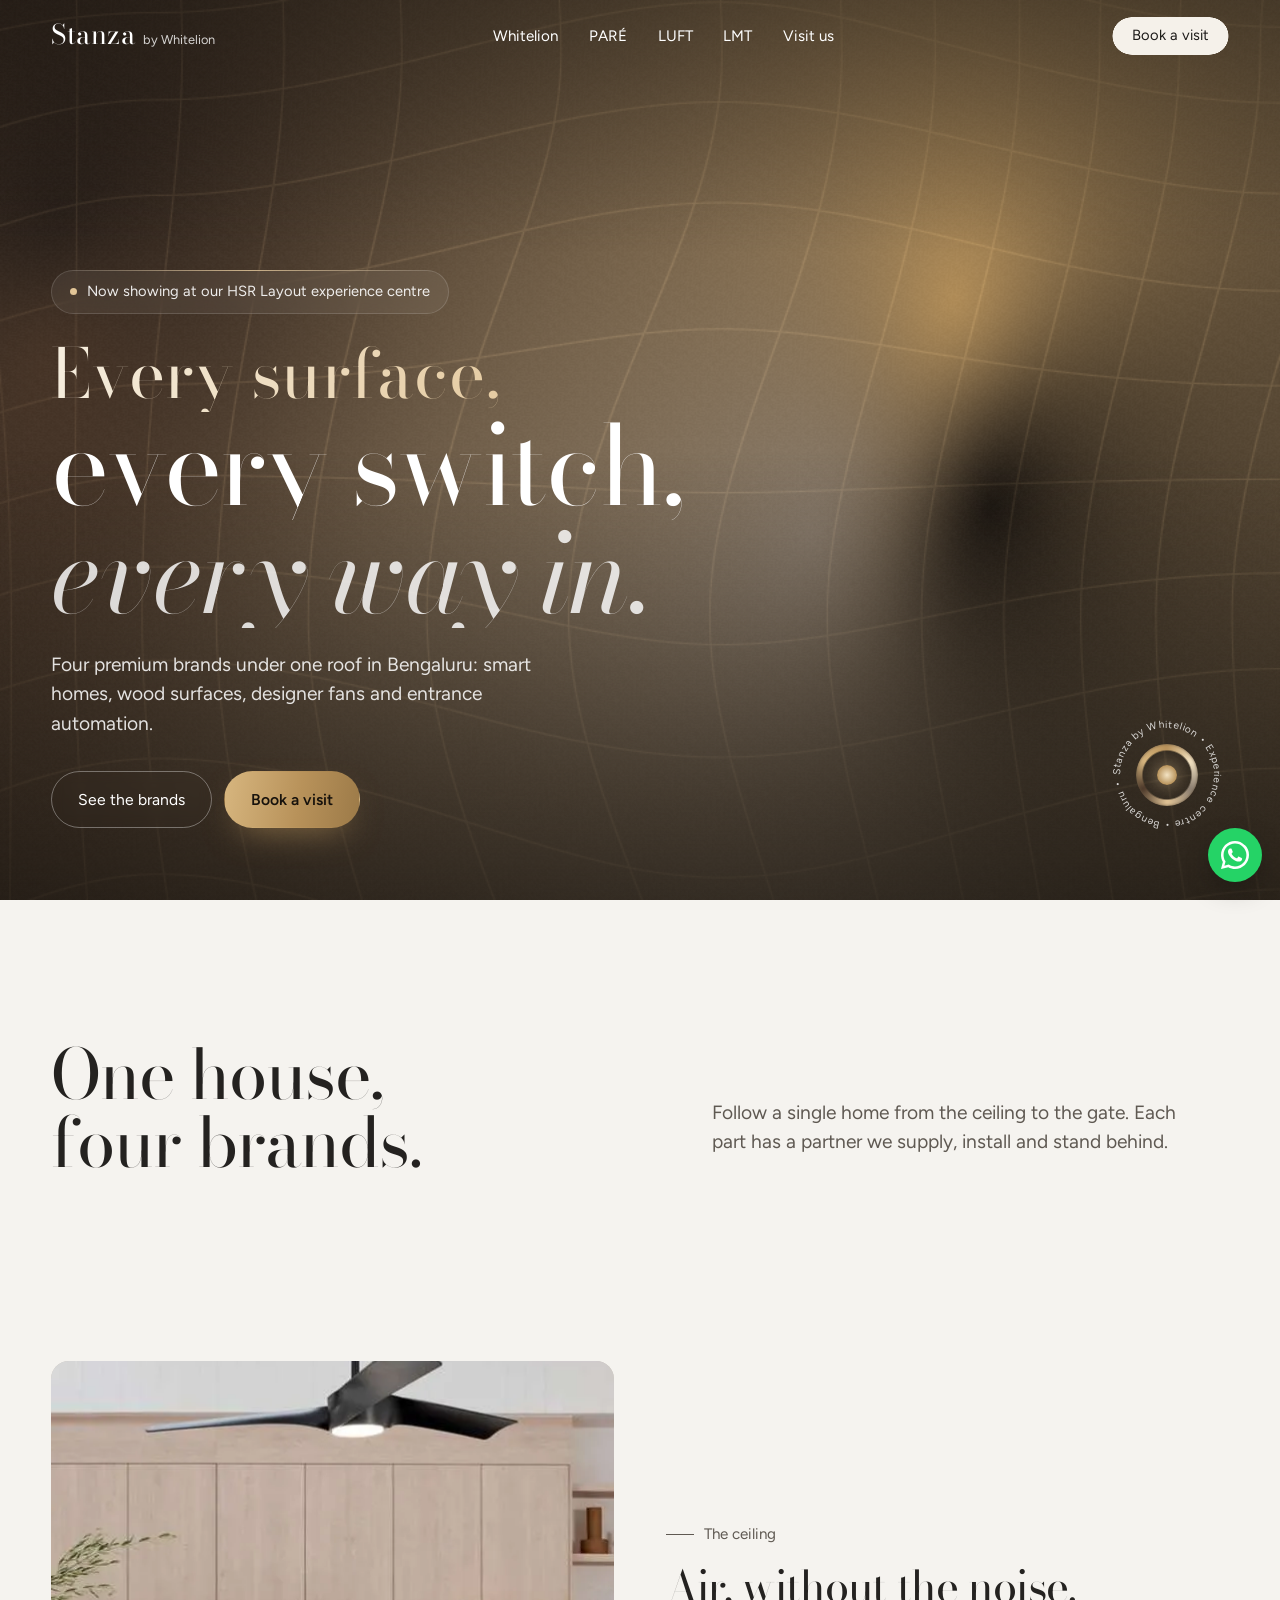
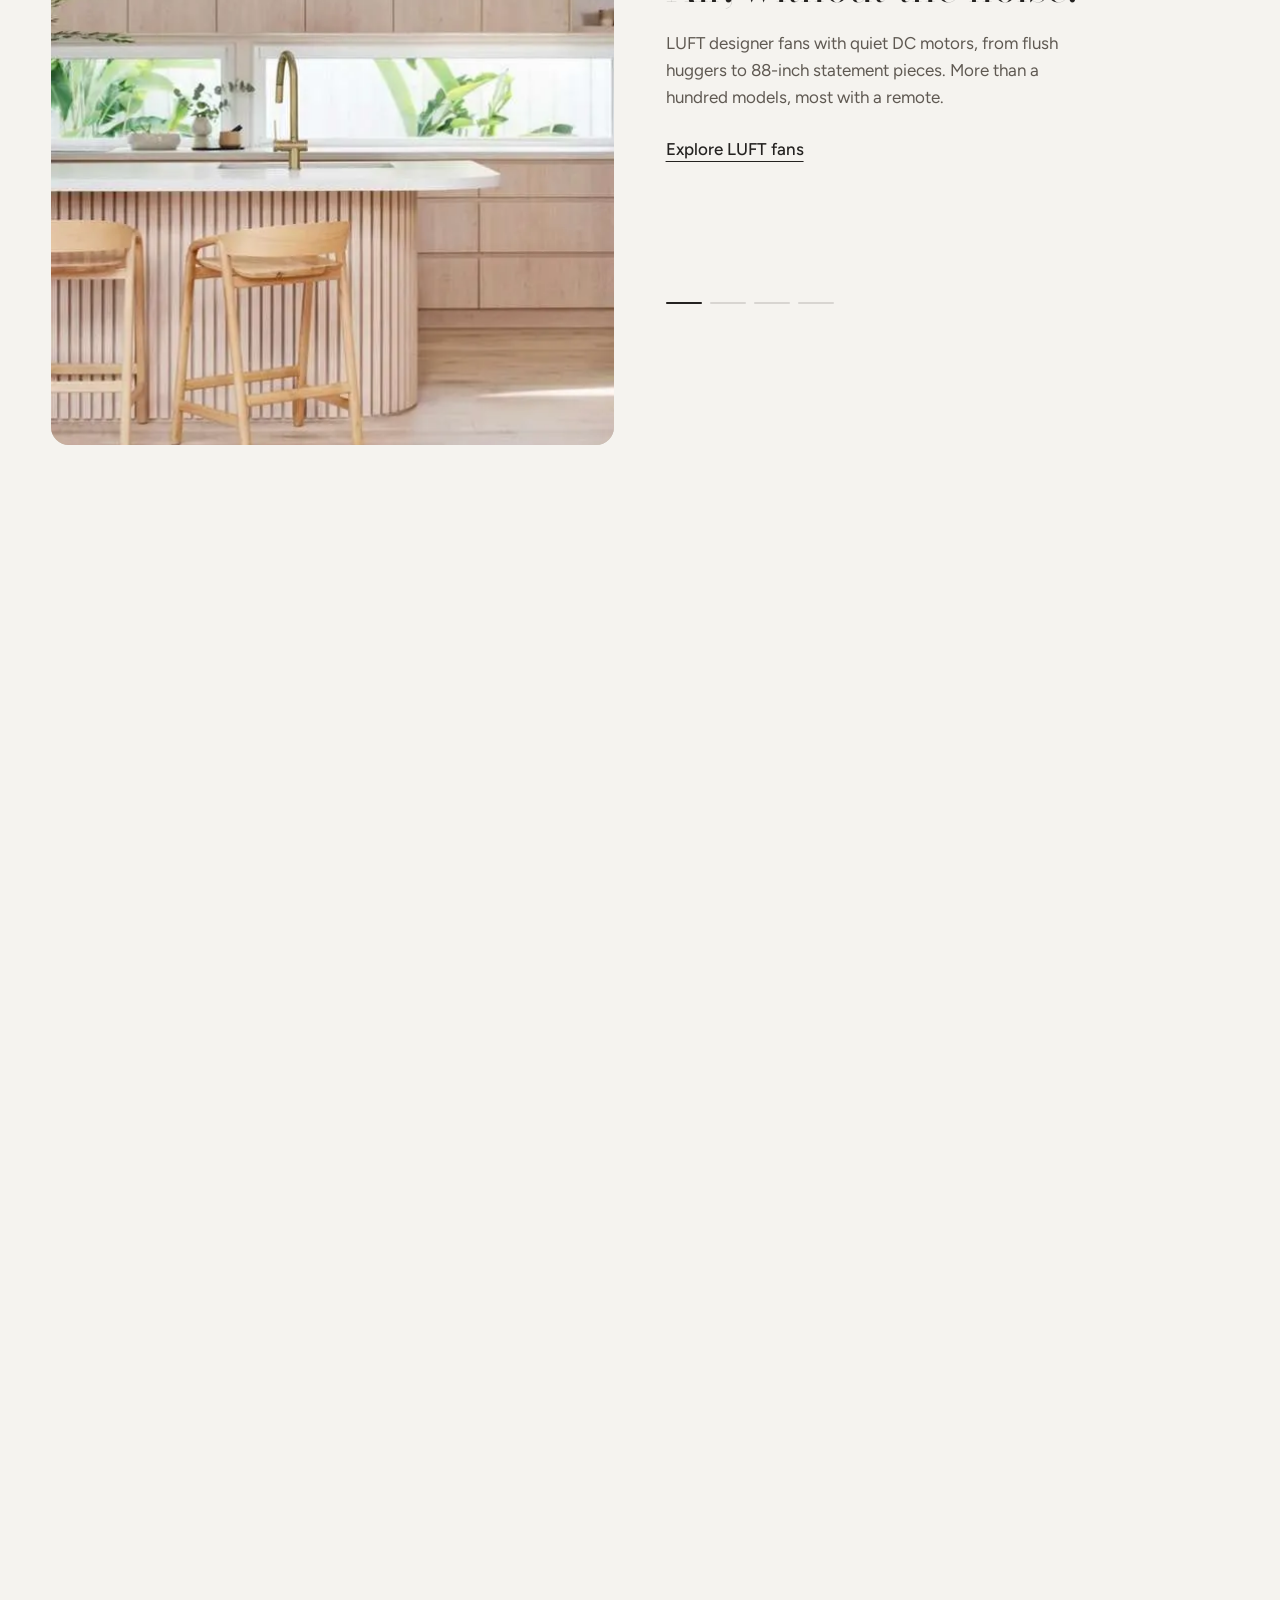
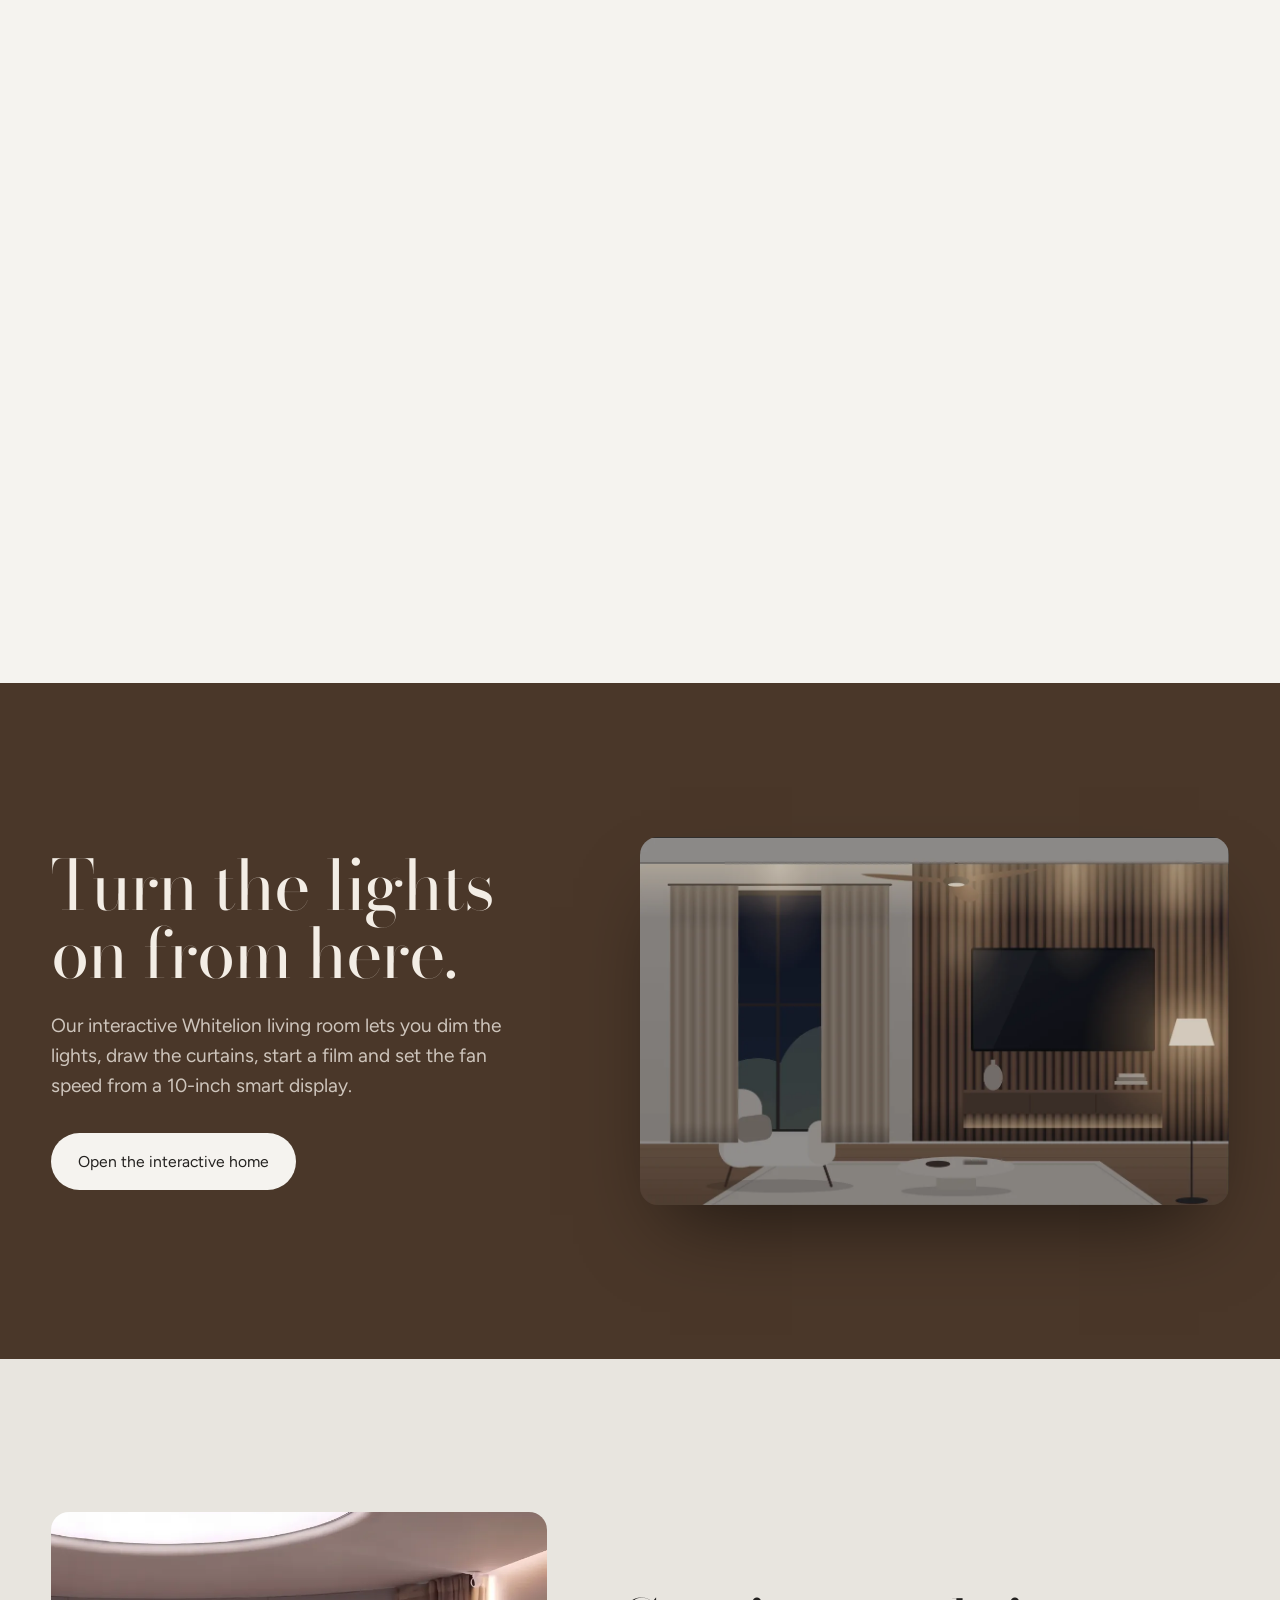
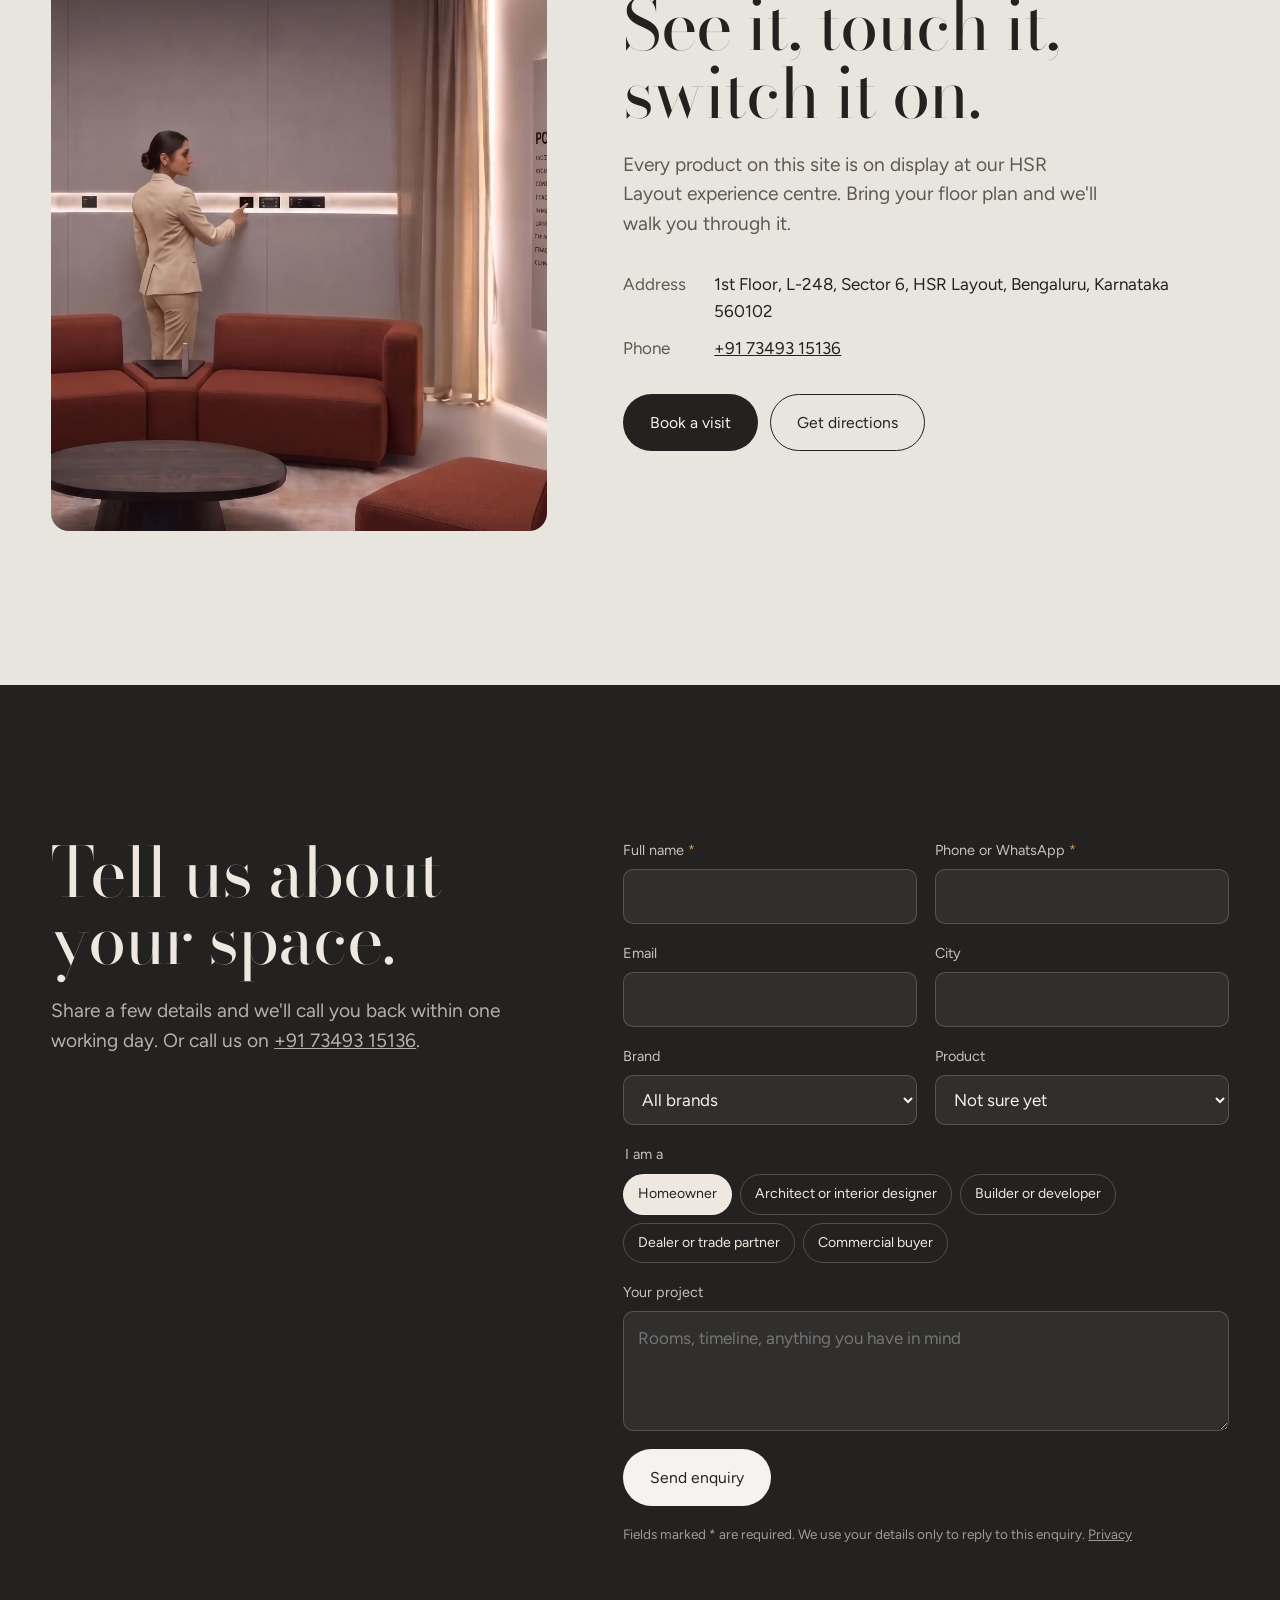
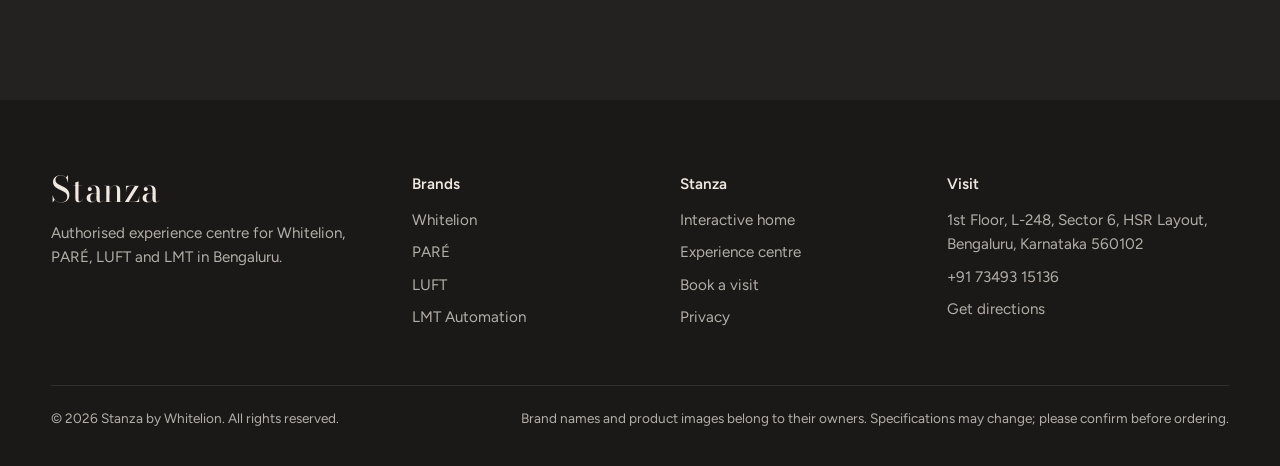
<file: index.html>
<!doctype html>
<html lang="en-IN" class="no-js">
<head>
  <meta charset="utf-8">
  <meta name="viewport" content="width=device-width, initial-scale=1">
  <title>Stanza by Whitelion · Smart homes, surfaces, fans and automation in Bengaluru</title>
  <meta name="description" content="Experience centre in HSR Layout, Bengaluru for Whitelion smart homes, PARÉ wood-look surfaces, LUFT designer fans and LMT entrance automation.">
  <link rel="canonical" href="https://stanza-by-whitelion.netlify.app/">
  <meta property="og:type" content="website">
  <meta property="og:site_name" content="Stanza by Whitelion">
  <meta property="og:title" content="Stanza by Whitelion · Smart homes, surfaces, fans and automation in Bengaluru">
  <meta property="og:description" content="Experience centre in HSR Layout, Bengaluru for Whitelion smart homes, PARÉ wood-look surfaces, LUFT designer fans and LMT entrance automation.">
  <meta property="og:image" content="https://stanza-by-whitelion.netlify.app/img/home/hero.webp">
  <meta property="og:url" content="https://stanza-by-whitelion.netlify.app/">
  <meta name="twitter:card" content="summary_large_image">
  <meta name="theme-color" content="#E8E5DF">
  <link rel="icon" href="favicon.svg" type="image/svg+xml">
  <link rel="preload" href="assets/fonts/bodoni-moda.woff" as="font" type="font/woff" crossorigin>
  <link rel="preload" href="assets/fonts/figtree.woff" as="font" type="font/woff" crossorigin>
  <link rel="stylesheet" href="assets/css/style.css">
</head><body>
<a class="skip" href="#main">Skip to content</a>
<header class="site-header on-dark">
  <nav class="nav wrap" aria-label="Main">
    <a class="brand" href="index.html" aria-label="Stanza by Whitelion, home"><span class="brand-word">Stanza</span><span class="brand-by">by Whitelion</span></a>
    <ul class="nav-links"><li><a href="whitelion.html">Whitelion</a></li><li><a href="pare.html">PARÉ</a></li><li><a href="luft.html">LUFT</a></li><li><a href="lmt.html">LMT</a></li><li><a href="index.html#visit">Visit us</a></li></ul>
    <a class="nav-cta goo" href="#enquire"><span class="goo-arrow" aria-hidden="true"><svg viewBox="0 0 24 24" width="13" height="13" fill="none" stroke="currentColor" stroke-width="2" stroke-linecap="round" stroke-linejoin="round"><path d="M7 17 17 7M17 7H7M17 7v10"/></svg></span><span class="goo-label">Book a visit</span></a>
    <svg width="0" height="0" style="position:absolute" aria-hidden="true"><filter id="goo"><feGaussianBlur in="SourceGraphic" stdDeviation="4" result="b"/><feColorMatrix in="b" mode="matrix" values="1 0 0 0 0  0 1 0 0 0  0 0 1 0 0  0 0 0 19 -9" result="g"/><feComposite in="SourceGraphic" in2="g" operator="atop"/></filter></svg>
    <button class="menu-btn" aria-label="Menu" aria-expanded="false"><span></span><span></span></button>
  </nav>
</header>
<main id="main">
<section class="hero hero--shader" data-dark-hero>
  <canvas class="hero-shader" aria-hidden="true"></canvas>
  <div class="hero-copy wrap">
    <p class="glass-pill">Now showing at our HSR Layout experience centre</p>
    <h1 class="display hero-title"><span class="hero-line"><span class="shimmer">Every surface,</span></span><span class="hero-line"><span>every switch,</span></span><span class="hero-line"><span class="ital">every way in.</span></span></h1>
    <p class="lede">Four premium brands under one roof in Bengaluru: smart homes, wood surfaces, designer fans and entrance automation.</p>
    <div class="btn-row"><a class="btn btn-ghost" href="#story">See the brands</a><a class="btn btn-brass" href="#enquire">Book a visit</a></div>
  </div>
  <a class="seal" href="#visit" aria-label="Visit our experience centre">
    <span class="seal-ring" aria-hidden="true"></span>
    <svg class="seal-text" viewBox="0 0 100 100" aria-hidden="true"><defs><path id="sealPath" d="M 50,50 m -38,0 a 38,38 0 1,1 76,0 a 38,38 0 1,1 -76,0"/></defs><text><textPath href="#sealPath" textLength="234" lengthAdjust="spacing">Stanza by Whitelion • Experience centre • Bengaluru •</textPath></text></svg>
  </a>
</section>

<section class="story" id="story">
  <div class="wrap story-intro">
    <h2 class="display h-l reveal">One house,<br>four brands.</h2>
    <p class="lede reveal">Follow a single home from the ceiling to the gate. Each part has a partner we supply, install and stand behind.</p>
  </div>
  <div class="story-stage">
    <div class="story-pin wrap">
      <div class="story-pics"><img src="img/luft/line-room.webp" alt="Bright room with a slim black LUFT ceiling fan"><img src="img/pare/luxe-1.webp" alt="Living room with a PARÉ LUXE wood ceiling" loading=lazy><img src="img/whitelion/dining.webp" alt="Dining room with a Whitelion smart display on the wall" loading=lazy><img src="img/lmt/pergola-night.webp" alt="Louvered pergola lit at night" loading=lazy></div>
      <div><div class="story-texts"><article class="chapter" style="--pic:url(/img/luft/line-room.webp)"><p class="where">The ceiling</p><h3 class="display h-m">Air, without the noise.</h3><p>LUFT designer fans with quiet DC motors, from flush huggers to 88-inch statement pieces. More than a hundred models, most with a remote.</p><a class="link" href="luft.html">Explore LUFT fans</a></article><article class="chapter" style="--pic:url(/img/pare/luxe-1.webp)"><p class="where">The walls and floors</p><h3 class="display h-m">Wood, without the worry.</h3><p>PARÉ panels, facades and floors look like real timber, yet they are waterproof, termite-proof and carry up to a 10-year warranty.</p><a class="link" href="pare.html">Explore PARÉ surfaces</a></article><article class="chapter" style="--pic:url(/img/whitelion/dining.webp)"><p class="where">The switches</p><h3 class="display h-m">One touch for the whole home.</h3><p>Whitelion glass panels and smart displays run lights, curtains, climate and security, backed by a 7-year AirCare+ warranty.</p><a class="link" href="whitelion.html#live">Try the interactive home</a></article><article class="chapter" style="--pic:url(/img/lmt/pergola-night.webp)"><p class="where">The way in</p><h3 class="display h-m">Arrivals that open themselves.</h3><p>LMT automates gates, garage doors, pergolas and glass roofs, and builds custom moments like a floor that slides over a pool.</p><a class="link" href="lmt.html">Explore LMT automation</a></article></div><div class="story-progress" aria-hidden="true"><i></i><i></i><i></i><i></i></div></div>
    </div>
  </div>
</section>

<section class="teaser section">
  <div class="wrap">
    <div>
      <h2 class="display h-l reveal">Turn the lights on from here.</h2>
      <p class="lede reveal" style="margin:24px 0 32px">Our interactive Whitelion living room lets you dim the lights, draw the curtains, start a film and set the fan speed from a 10-inch smart display.</p>
      <a class="btn btn-light reveal" href="whitelion.html#live">Open the interactive home</a>
    </div>
    <a class="teaser-frame reveal" href="whitelion.html#live" aria-label="Open the interactive home"><img src="img/home/room-preview.webp" alt="Illustrated living room with curtains, a TV on a slatted wood wall, a floor lamp and a ceiling fan" loading="lazy"></a>
  </div>
</section>

<section class="visit section" id="visit">
  <div class="wrap">
    <div class="media reveal"><img src="img/home/experience-centre.webp" alt="Inside the Stanza experience centre" loading="lazy"></div>
    <div>
      <h2 class="display h-l reveal">See it, touch it, switch it on.</h2>
      <p class="lede reveal" style="margin-top:22px">Every product on this site is on display at our HSR Layout experience centre. Bring your floor plan and we'll walk you through it.</p>
      <dl class="reveal"><dt>Address</dt><dd>1st Floor, L-248, Sector 6, HSR Layout, Bengaluru, Karnataka 560102</dd><dt>Phone</dt><dd><a href="tel:+917349315136">+91 73493 15136</a></dd></dl>
      <div class="btn-row reveal"><a class="btn btn-solid" href="#enquire">Book a visit</a><a class="btn btn-ghost" href="https://www.google.com/maps/search/?api=1&query=L-248+Sector+6+HSR+Layout+Bengaluru+560102" target="_blank" rel="noopener">Get directions</a></div>
    </div>
  </div>
</section>

<section class="enquire section" id="enquire">
  <div class="wrap">
    <div>
      <h2 class="display h-l reveal">Tell us about your space.</h2>
      <p class="lede reveal" style="margin-top:22px">Share a few details and we'll call you back within one working day. Or call us on <a href="tel:+917349315136">+91 73493 15136</a>.</p>
    </div>
    <form class="form reveal" name="enquiry" method="POST" action="thanks.html" data-netlify="true" netlify-honeypot="company">
      <input type="hidden" name="form-name" value="enquiry">
      <p class="hidden-field"><label>Company <input name="company" tabindex="-1" autocomplete="off"></label></p>
      <div class="field"><label for="f-name">Full name <span class="req" aria-hidden="true">*</span></label><input id="f-name" name="name" autocomplete="name" required></div>
      <div class="field"><label for="f-phone">Phone or WhatsApp <span class="req" aria-hidden="true">*</span></label><input id="f-phone" name="phone" type="tel" autocomplete="tel" required></div>
      <div class="field"><label for="f-email">Email</label><input id="f-email" name="email" type="email" autocomplete="email"></div>
      <div class="field"><label for="f-city">City</label><input id="f-city" name="city" autocomplete="address-level2" value=""></div>
      <div class="field"><label for="f-brand">Brand</label><select id="f-brand" name="brand"><option value="">All brands</option><option>Whitelion</option><option>PARÉ</option><option>LUFT</option><option>LMT</option></select></div>
      <div class="field"><label for="f-product">Product</label><select id="f-product" name="product"><option value="">Not sure yet</option></select></div>
      <fieldset class="field full roles"><legend>I am a</legend><label><input type="radio" name="role" value="Homeowner" checked><span>Homeowner</span></label><label><input type="radio" name="role" value="Architect or interior designer"><span>Architect or interior designer</span></label><label><input type="radio" name="role" value="Builder or developer"><span>Builder or developer</span></label><label><input type="radio" name="role" value="Dealer or trade partner"><span>Dealer or trade partner</span></label><label><input type="radio" name="role" value="Commercial buyer"><span>Commercial buyer</span></label></fieldset>
      <div class="field full"><label for="f-project">Your project</label><textarea id="f-project" name="project" placeholder="Rooms, timeline, anything you have in mind"></textarea></div>
      <button class="btn btn-light" type="submit">Send enquiry</button>
      <p class="form-note">Fields marked * are required. We use your details only to reply to this enquiry. <a href="privacy.html">Privacy</a></p>
    </form>
  </div>
</section>
</main>
<footer class="site-footer">
  <div class="wrap">
    <div class="foot-grid">
      <div><a class="brand" href="index.html"><span class="brand-word">Stanza</span></a><p style="margin-top:14px;max-width:30ch">Authorised experience centre for Whitelion, PARÉ, LUFT and LMT in Bengaluru.</p></div>
      <div><h4>Brands</h4><ul><li><a href="whitelion.html">Whitelion</a></li><li><a href="pare.html">PARÉ</a></li><li><a href="luft.html">LUFT</a></li><li><a href="lmt.html">LMT Automation</a></li></ul></div>
      <div><h4>Stanza</h4><ul><li><a href="whitelion.html#live">Interactive home</a></li><li><a href="index.html#visit">Experience centre</a></li><li><a href="#enquire">Book a visit</a></li><li><a href="privacy.html">Privacy</a></li></ul></div>
      <div><h4>Visit</h4><ul><li>1st Floor, L-248, Sector 6, HSR Layout, Bengaluru, Karnataka 560102</li><li><a href="tel:+917349315136">+91 73493 15136</a></li><li><a href="https://www.google.com/maps/search/?api=1&query=L-248+Sector+6+HSR+Layout+Bengaluru+560102" target="_blank" rel="noopener">Get directions</a></li></ul></div>
    </div>
    <div class="foot-base"><span>© <span data-year>2026</span> Stanza by Whitelion. All rights reserved.</span><span>Brand names and product images belong to their owners. Specifications may change; please confirm before ordering.</span></div>
  </div>
</footer>
<a class="wa" href="https://wa.me/917349315136" target="_blank" rel="noopener" aria-label="Chat with us on WhatsApp"><svg viewBox="0 0 24 24" aria-hidden="true"><path d="M17.5 14.4c-.3-.1-1.8-.9-2-1-.3-.1-.5-.1-.7.1-.2.3-.8 1-.9 1.2-.2.2-.3.2-.6.1-.3-.1-1.3-.5-2.4-1.5-.9-.8-1.5-1.8-1.7-2.1-.2-.3 0-.5.1-.6l.4-.5c.1-.2.2-.3.3-.5.1-.2 0-.4 0-.5l-.9-2.2c-.2-.6-.5-.5-.7-.5h-.6c-.2 0-.5.1-.8.4-.3.3-1 1-1 2.5s1.1 2.9 1.2 3.1c.1.2 2.1 3.2 5.1 4.5.7.3 1.3.5 1.7.6.7.2 1.4.2 1.9.1.6-.1 1.8-.7 2-1.4.2-.7.2-1.3.2-1.4-.1-.1-.3-.2-.6-.3zM12 21.8c-1.8 0-3.5-.5-5-1.4l-.4-.2-3.7 1 1-3.6-.2-.4C2.7 15.6 2.2 13.8 2.2 12 2.2 6.6 6.6 2.2 12 2.2c2.6 0 5.1 1 6.9 2.9 1.8 1.8 2.9 4.3 2.9 6.9 0 5.4-4.4 9.8-9.8 9.8zm8.4-18.2C18.2 1.3 15.2 0 12 0 5.4 0 0 5.4 0 12c0 2.1.6 4.2 1.6 6L0 24l6.2-1.6c1.8 1 3.8 1.5 5.8 1.5 6.6 0 12-5.4 12-12 0-3.2-1.2-6.2-3.6-8.4z"/></svg></a>
<script src="assets/vendor/gsap.min.js"></script>
<script src="assets/vendor/ScrollTrigger.min.js"></script>
<script src="assets/js/hero-shader.js"></script>
<script src="assets/js/main.js"></script>
</body>
</html>
</file>
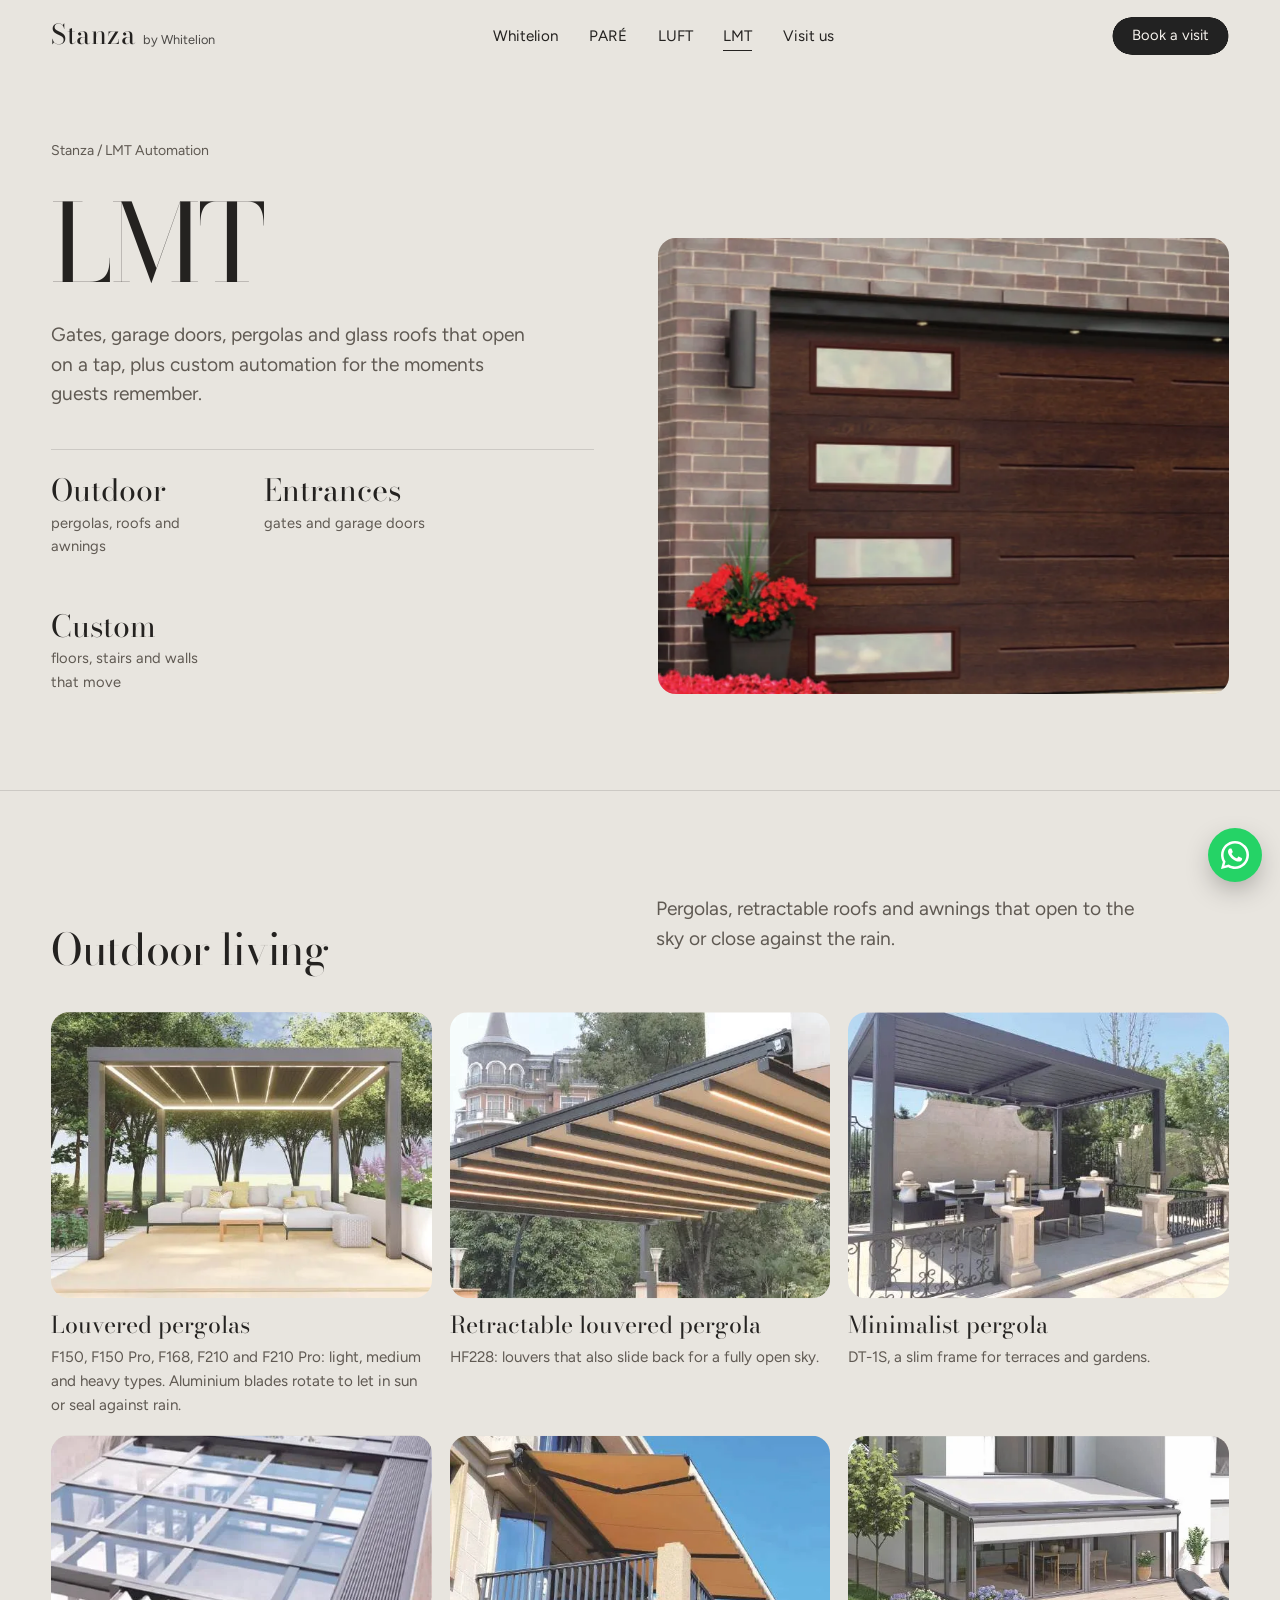
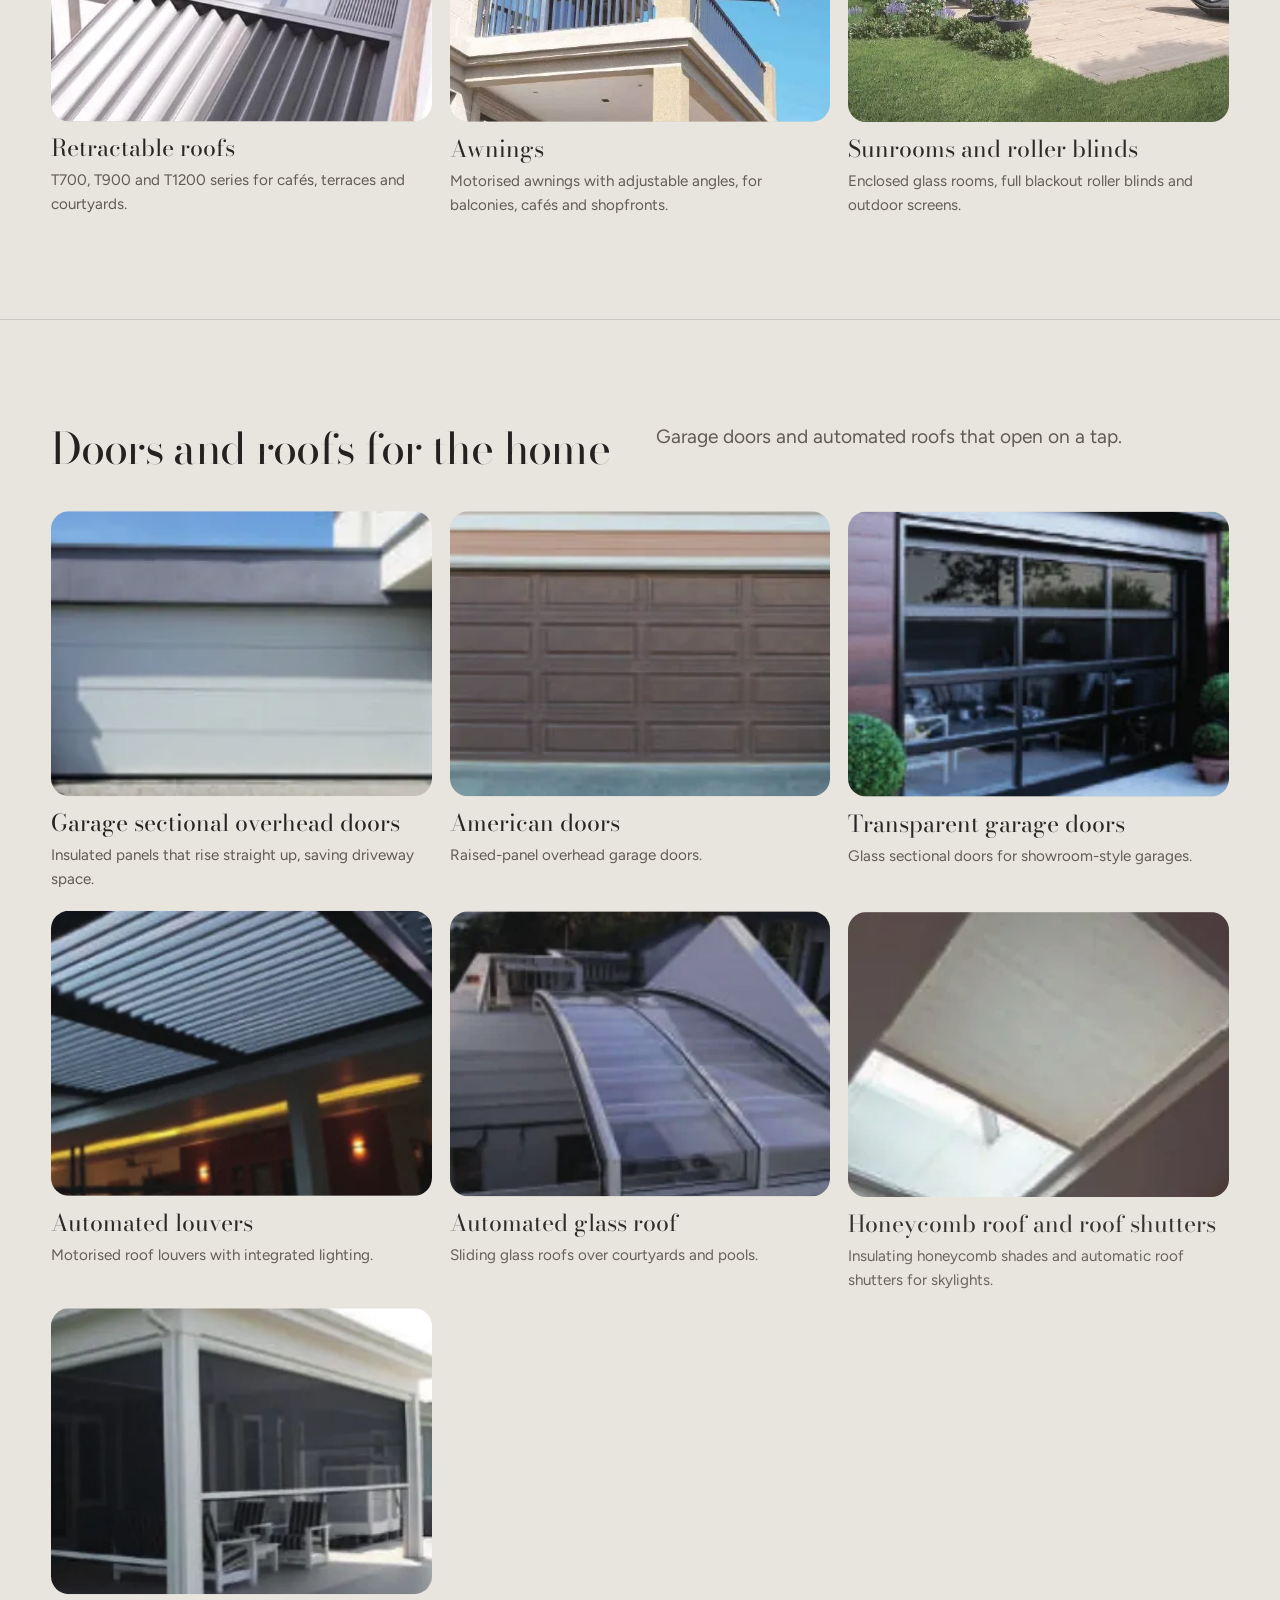
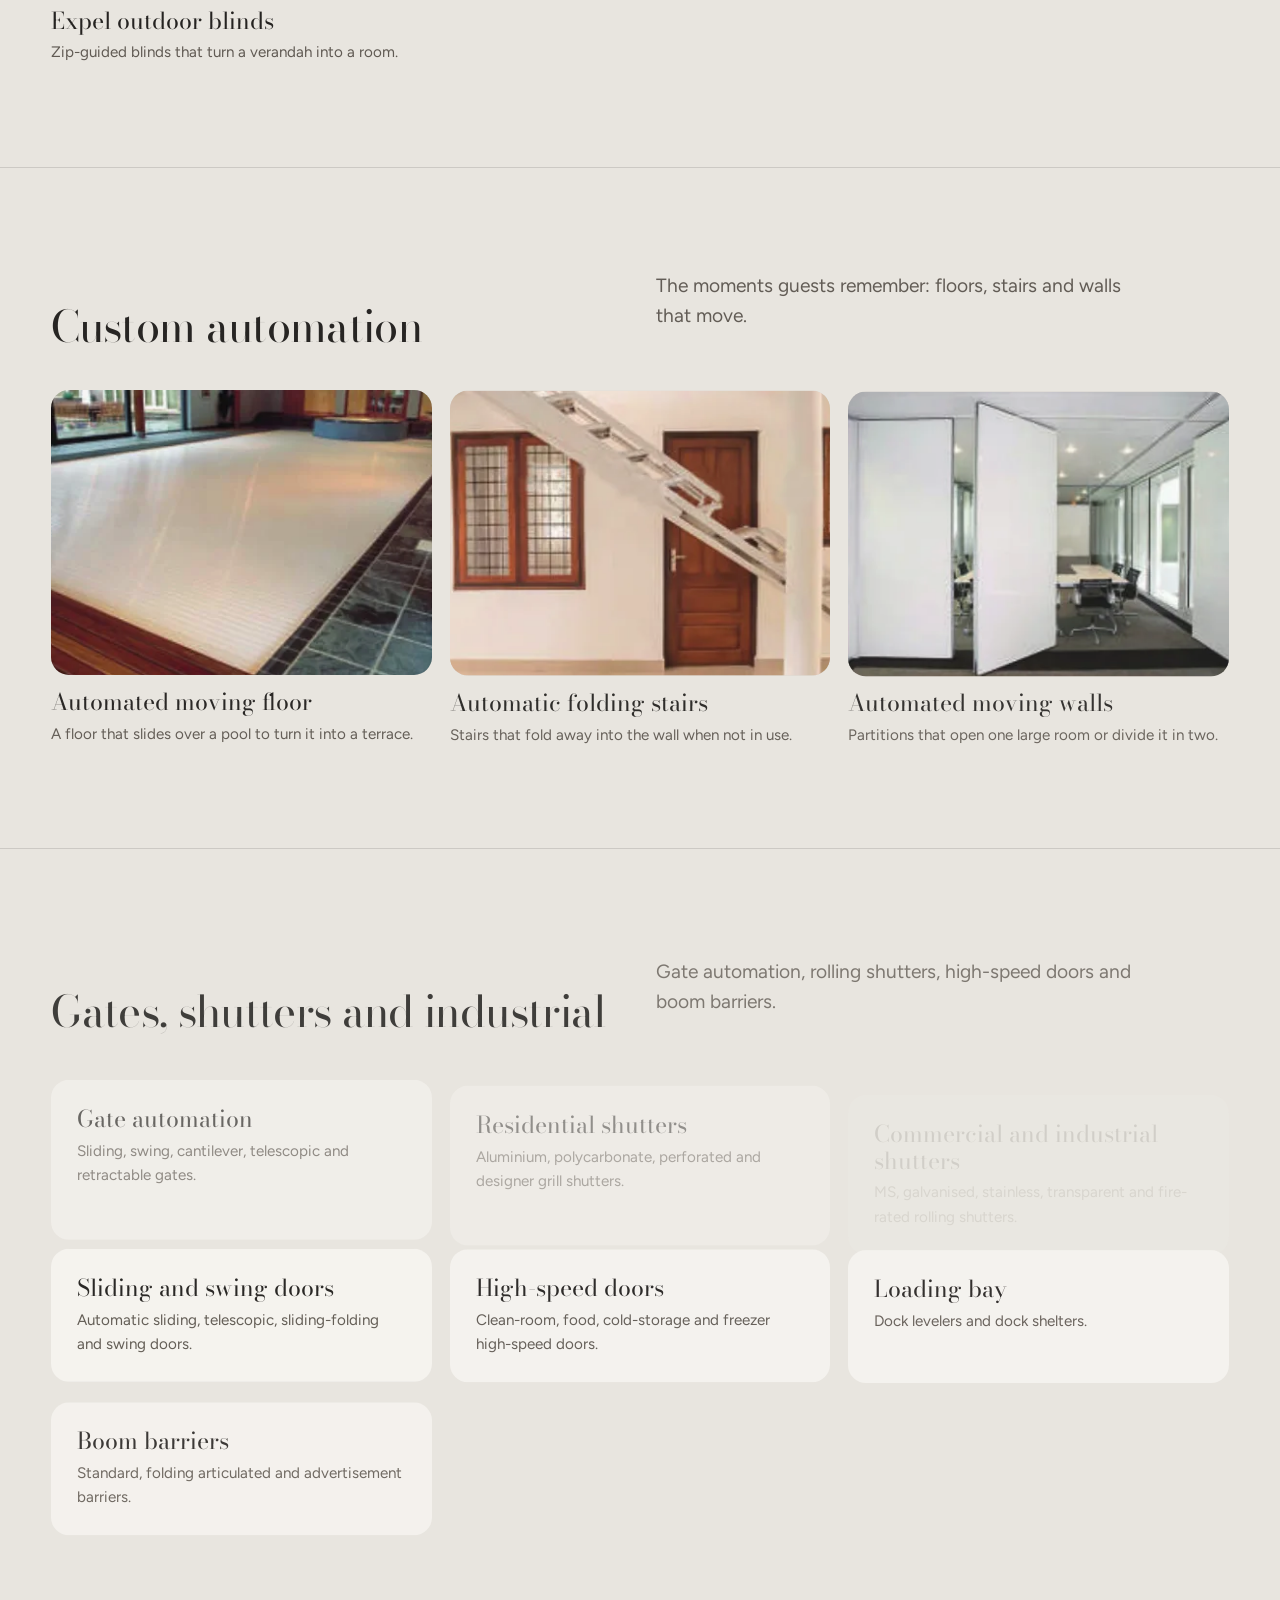
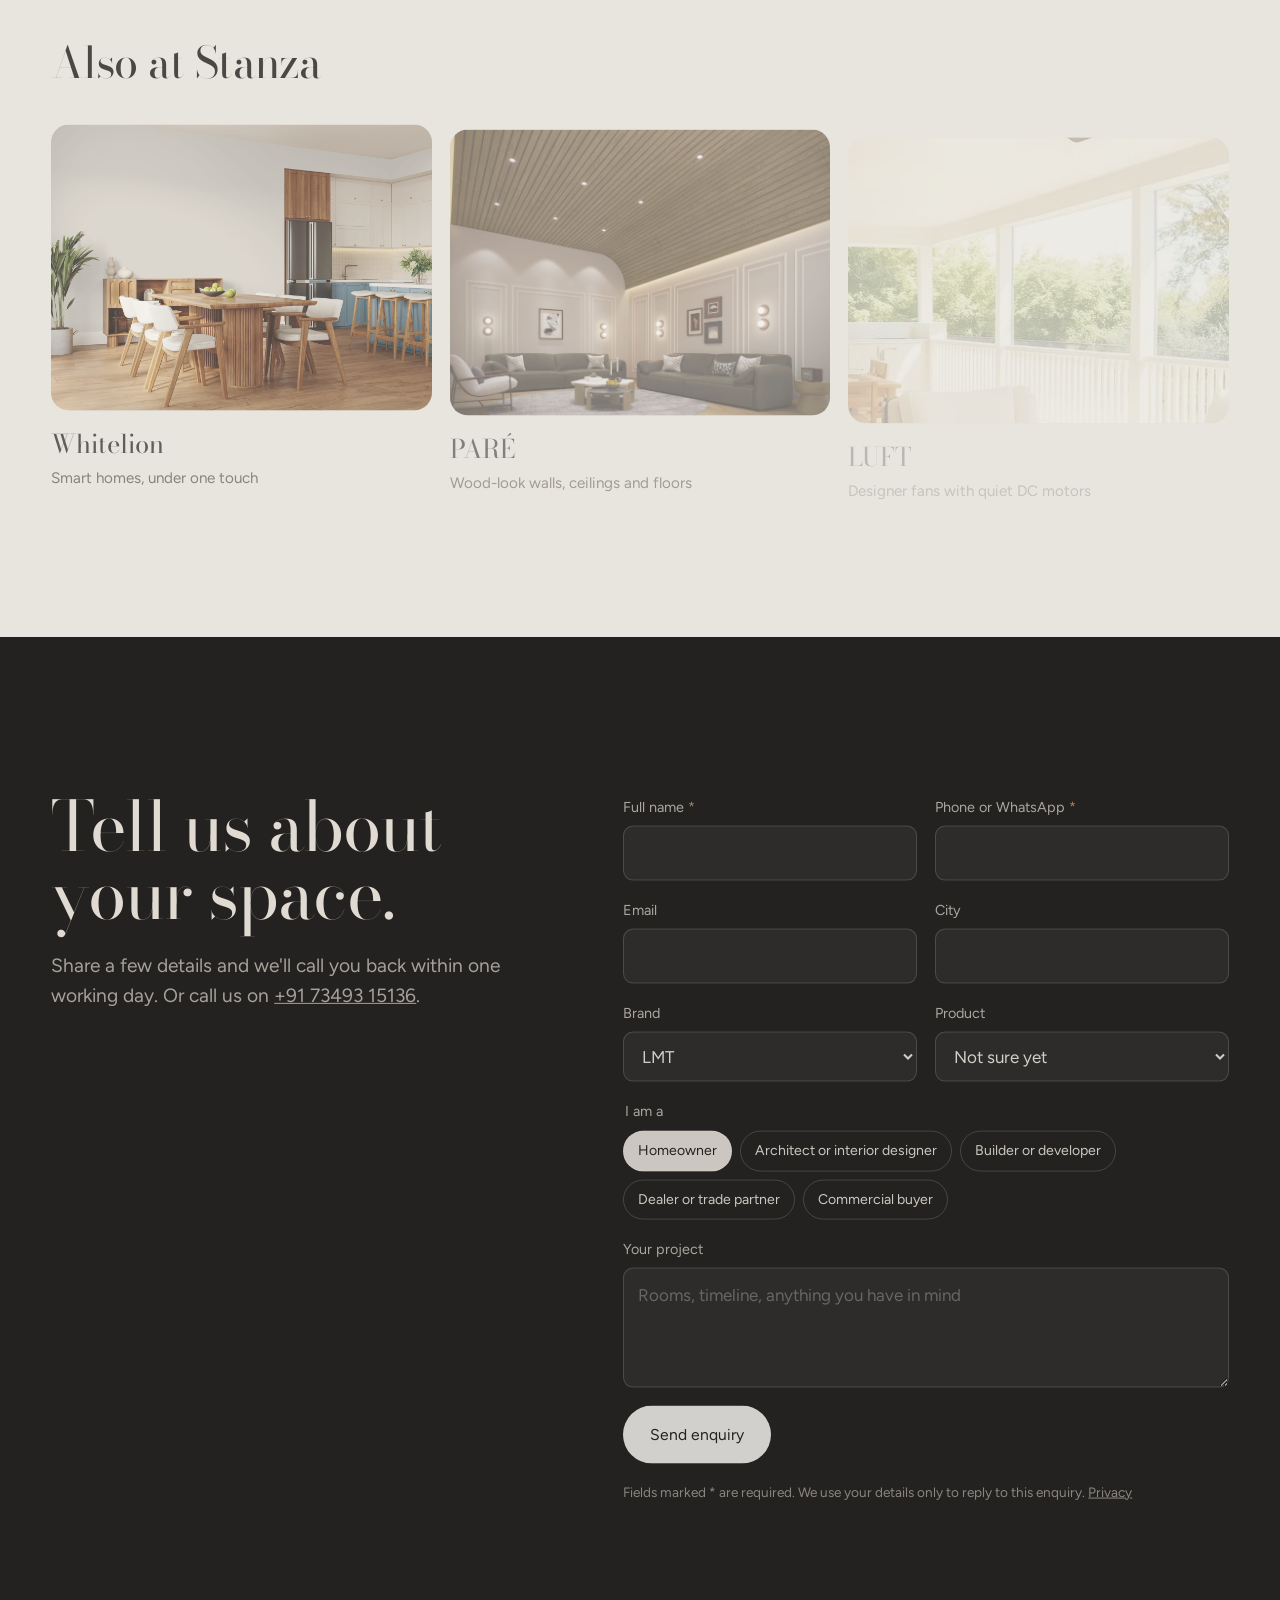
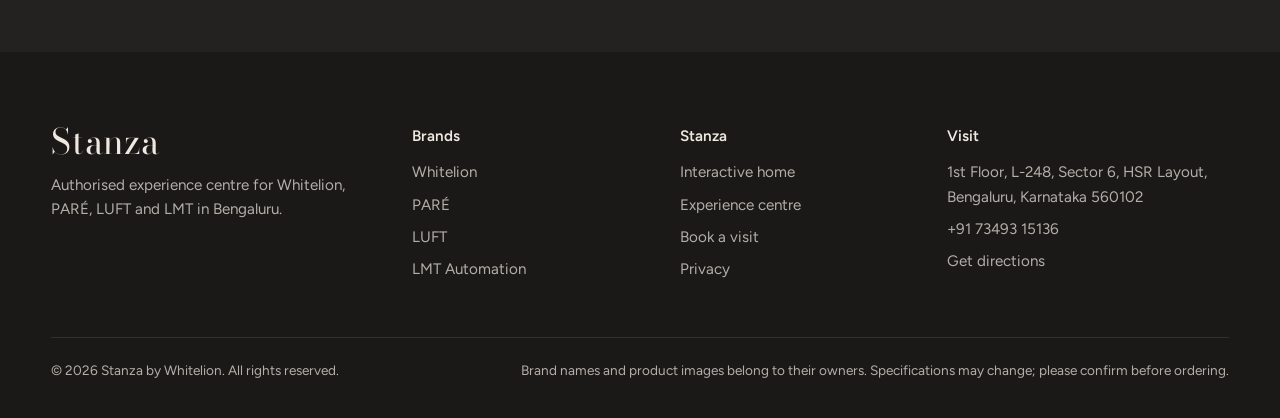
<file: lmt.html>
<!doctype html>
<html lang="en-IN" class="no-js">
<head>
  <meta charset="utf-8">
  <meta name="viewport" content="width=device-width, initial-scale=1">
  <title>LMT entrance and outdoor automation · Stanza by Whitelion</title>
  <meta name="description" content="LMT automated pergolas, retractable roofs, awnings, garage doors, gates, moving floors and walls. See what we can automate in your home.">
  <link rel="canonical" href="https://stanza-by-whitelion.netlify.app/lmt.html">
  <meta property="og:type" content="website">
  <meta property="og:site_name" content="Stanza by Whitelion">
  <meta property="og:title" content="LMT entrance and outdoor automation · Stanza by Whitelion">
  <meta property="og:description" content="LMT automated pergolas, retractable roofs, awnings, garage doors, gates, moving floors and walls. See what we can automate in your home.">
  <meta property="og:image" content="https://stanza-by-whitelion.netlify.app/img/lmt/pergola-night.webp">
  <meta property="og:url" content="https://stanza-by-whitelion.netlify.app/lmt.html">
  <meta name="twitter:card" content="summary_large_image">
  <meta name="theme-color" content="#E8E5DF">
  <link rel="icon" href="favicon.svg" type="image/svg+xml">
  <link rel="preload" href="assets/fonts/bodoni-moda.woff" as="font" type="font/woff" crossorigin>
  <link rel="preload" href="assets/fonts/figtree.woff" as="font" type="font/woff" crossorigin>
  <link rel="stylesheet" href="assets/css/style.css">
</head><body>
<a class="skip" href="#main">Skip to content</a>
<header class="site-header">
  <nav class="nav wrap" aria-label="Main">
    <a class="brand" href="index.html" aria-label="Stanza by Whitelion, home"><span class="brand-word">Stanza</span><span class="brand-by">by Whitelion</span></a>
    <ul class="nav-links"><li><a href="whitelion.html">Whitelion</a></li><li><a href="pare.html">PARÉ</a></li><li><a href="luft.html">LUFT</a></li><li><a href="lmt.html" aria-current=page>LMT</a></li><li><a href="index.html#visit">Visit us</a></li></ul>
    <a class="nav-cta goo" href="#enquire"><span class="goo-arrow" aria-hidden="true"><svg viewBox="0 0 24 24" width="13" height="13" fill="none" stroke="currentColor" stroke-width="2" stroke-linecap="round" stroke-linejoin="round"><path d="M7 17 17 7M17 7H7M17 7v10"/></svg></span><span class="goo-label">Book a visit</span></a>
    <svg width="0" height="0" style="position:absolute" aria-hidden="true"><filter id="goo"><feGaussianBlur in="SourceGraphic" stdDeviation="4" result="b"/><feColorMatrix in="b" mode="matrix" values="1 0 0 0 0  0 1 0 0 0  0 0 1 0 0  0 0 0 19 -9" result="g"/><feComposite in="SourceGraphic" in2="g" operator="atop"/></filter></svg>
    <button class="menu-btn" aria-label="Menu" aria-expanded="false"><span></span><span></span></button>
  </nav>
</header>
<main id="main">
<section class="brand-hero">
  <div class="wrap">
    <div>
      <p class="crumbs"><a href="index.html">Stanza</a> / LMT Automation</p>
      <h1 class="display h-xl reveal">LMT</h1>
      <p class="lede reveal">Gates, garage doors, pergolas and glass roofs that open on a tap, plus custom automation for the moments guests remember.</p>
      <div class="facts reveal"><div><strong>Outdoor</strong>pergolas, roofs and awnings</div><div><strong>Entrances</strong>gates and garage doors</div><div><strong>Custom</strong>floors, stairs and walls that move</div></div>
    </div>
    <div class="media" data-parallax style="aspect-ratio:5 / 4"><img src="img/lmt/garage-hero.webp" alt="Brick house with a walnut-finish automated garage door" style="view-transition-name: hero-lmt" fetchpriority="high"></div>
  </div>
</section>
<div id="lmt-groups"></div>

<section class="section" style="padding-top:0">
  <div class="wrap">
    <h2 class="display h-m reveal" style="margin-bottom:36px">Also at Stanza</h2>
    <div class="others"><a class="other reveal" href="whitelion.html"><div class="media"><img src="img/whitelion/dining.webp" alt="" loading="lazy" style="view-transition-name: hero-whitelion"></div><strong>Whitelion</strong><span>Smart homes, under one touch</span></a><a class="other reveal" href="pare.html"><div class="media"><img src="img/pare/luxe-1.webp" alt="" loading="lazy" style="view-transition-name: hero-pare"></div><strong>PARÉ</strong><span>Wood-look walls, ceilings and floors</span></a><a class="other reveal" href="luft.html"><div class="media"><img src="img/luft/millie-room.webp" alt="" loading="lazy" style="view-transition-name: hero-luft"></div><strong>LUFT</strong><span>Designer fans with quiet DC motors</span></a></div>
  </div>
</section>
<section class="enquire section" id="enquire">
  <div class="wrap">
    <div>
      <h2 class="display h-l reveal">Tell us about your space.</h2>
      <p class="lede reveal" style="margin-top:22px">Share a few details and we'll call you back within one working day. Or call us on <a href="tel:+917349315136">+91 73493 15136</a>.</p>
    </div>
    <form class="form reveal" name="enquiry" method="POST" action="thanks.html" data-netlify="true" netlify-honeypot="company">
      <input type="hidden" name="form-name" value="enquiry">
      <p class="hidden-field"><label>Company <input name="company" tabindex="-1" autocomplete="off"></label></p>
      <div class="field"><label for="f-name">Full name <span class="req" aria-hidden="true">*</span></label><input id="f-name" name="name" autocomplete="name" required></div>
      <div class="field"><label for="f-phone">Phone or WhatsApp <span class="req" aria-hidden="true">*</span></label><input id="f-phone" name="phone" type="tel" autocomplete="tel" required></div>
      <div class="field"><label for="f-email">Email</label><input id="f-email" name="email" type="email" autocomplete="email"></div>
      <div class="field"><label for="f-city">City</label><input id="f-city" name="city" autocomplete="address-level2" value=""></div>
      <div class="field"><label for="f-brand">Brand</label><select id="f-brand" name="brand"><option value="">All brands</option><option>Whitelion</option><option>PARÉ</option><option>LUFT</option><option selected>LMT</option></select></div>
      <div class="field"><label for="f-product">Product</label><select id="f-product" name="product"><option value="">Not sure yet</option></select></div>
      <fieldset class="field full roles"><legend>I am a</legend><label><input type="radio" name="role" value="Homeowner" checked><span>Homeowner</span></label><label><input type="radio" name="role" value="Architect or interior designer"><span>Architect or interior designer</span></label><label><input type="radio" name="role" value="Builder or developer"><span>Builder or developer</span></label><label><input type="radio" name="role" value="Dealer or trade partner"><span>Dealer or trade partner</span></label><label><input type="radio" name="role" value="Commercial buyer"><span>Commercial buyer</span></label></fieldset>
      <div class="field full"><label for="f-project">Your project</label><textarea id="f-project" name="project" placeholder="Rooms, timeline, anything you have in mind"></textarea></div>
      <button class="btn btn-light" type="submit">Send enquiry</button>
      <p class="form-note">Fields marked * are required. We use your details only to reply to this enquiry. <a href="privacy.html">Privacy</a></p>
    </form>
  </div>
</section>
</main>
<footer class="site-footer">
  <div class="wrap">
    <div class="foot-grid">
      <div><a class="brand" href="index.html"><span class="brand-word">Stanza</span></a><p style="margin-top:14px;max-width:30ch">Authorised experience centre for Whitelion, PARÉ, LUFT and LMT in Bengaluru.</p></div>
      <div><h4>Brands</h4><ul><li><a href="whitelion.html">Whitelion</a></li><li><a href="pare.html">PARÉ</a></li><li><a href="luft.html">LUFT</a></li><li><a href="lmt.html">LMT Automation</a></li></ul></div>
      <div><h4>Stanza</h4><ul><li><a href="whitelion.html#live">Interactive home</a></li><li><a href="index.html#visit">Experience centre</a></li><li><a href="#enquire">Book a visit</a></li><li><a href="privacy.html">Privacy</a></li></ul></div>
      <div><h4>Visit</h4><ul><li>1st Floor, L-248, Sector 6, HSR Layout, Bengaluru, Karnataka 560102</li><li><a href="tel:+917349315136">+91 73493 15136</a></li><li><a href="https://www.google.com/maps/search/?api=1&query=L-248+Sector+6+HSR+Layout+Bengaluru+560102" target="_blank" rel="noopener">Get directions</a></li></ul></div>
    </div>
    <div class="foot-base"><span>© <span data-year>2026</span> Stanza by Whitelion. All rights reserved.</span><span>Brand names and product images belong to their owners. Specifications may change; please confirm before ordering.</span></div>
  </div>
</footer>
<a class="wa" href="https://wa.me/917349315136" target="_blank" rel="noopener" aria-label="Chat with us on WhatsApp"><svg viewBox="0 0 24 24" aria-hidden="true"><path d="M17.5 14.4c-.3-.1-1.8-.9-2-1-.3-.1-.5-.1-.7.1-.2.3-.8 1-.9 1.2-.2.2-.3.2-.6.1-.3-.1-1.3-.5-2.4-1.5-.9-.8-1.5-1.8-1.7-2.1-.2-.3 0-.5.1-.6l.4-.5c.1-.2.2-.3.3-.5.1-.2 0-.4 0-.5l-.9-2.2c-.2-.6-.5-.5-.7-.5h-.6c-.2 0-.5.1-.8.4-.3.3-1 1-1 2.5s1.1 2.9 1.2 3.1c.1.2 2.1 3.2 5.1 4.5.7.3 1.3.5 1.7.6.7.2 1.4.2 1.9.1.6-.1 1.8-.7 2-1.4.2-.7.2-1.3.2-1.4-.1-.1-.3-.2-.6-.3zM12 21.8c-1.8 0-3.5-.5-5-1.4l-.4-.2-3.7 1 1-3.6-.2-.4C2.7 15.6 2.2 13.8 2.2 12 2.2 6.6 6.6 2.2 12 2.2c2.6 0 5.1 1 6.9 2.9 1.8 1.8 2.9 4.3 2.9 6.9 0 5.4-4.4 9.8-9.8 9.8zm8.4-18.2C18.2 1.3 15.2 0 12 0 5.4 0 0 5.4 0 12c0 2.1.6 4.2 1.6 6L0 24l6.2-1.6c1.8 1 3.8 1.5 5.8 1.5 6.6 0 12-5.4 12-12 0-3.2-1.2-6.2-3.6-8.4z"/></svg></a>
<script src="assets/vendor/gsap.min.js"></script>
<script src="assets/vendor/ScrollTrigger.min.js"></script>
<script src="data/lmt.js"></script>
<script src="assets/js/catalogue.js"></script>
<script src="assets/js/main.js"></script>
</body>
</html>
</file>
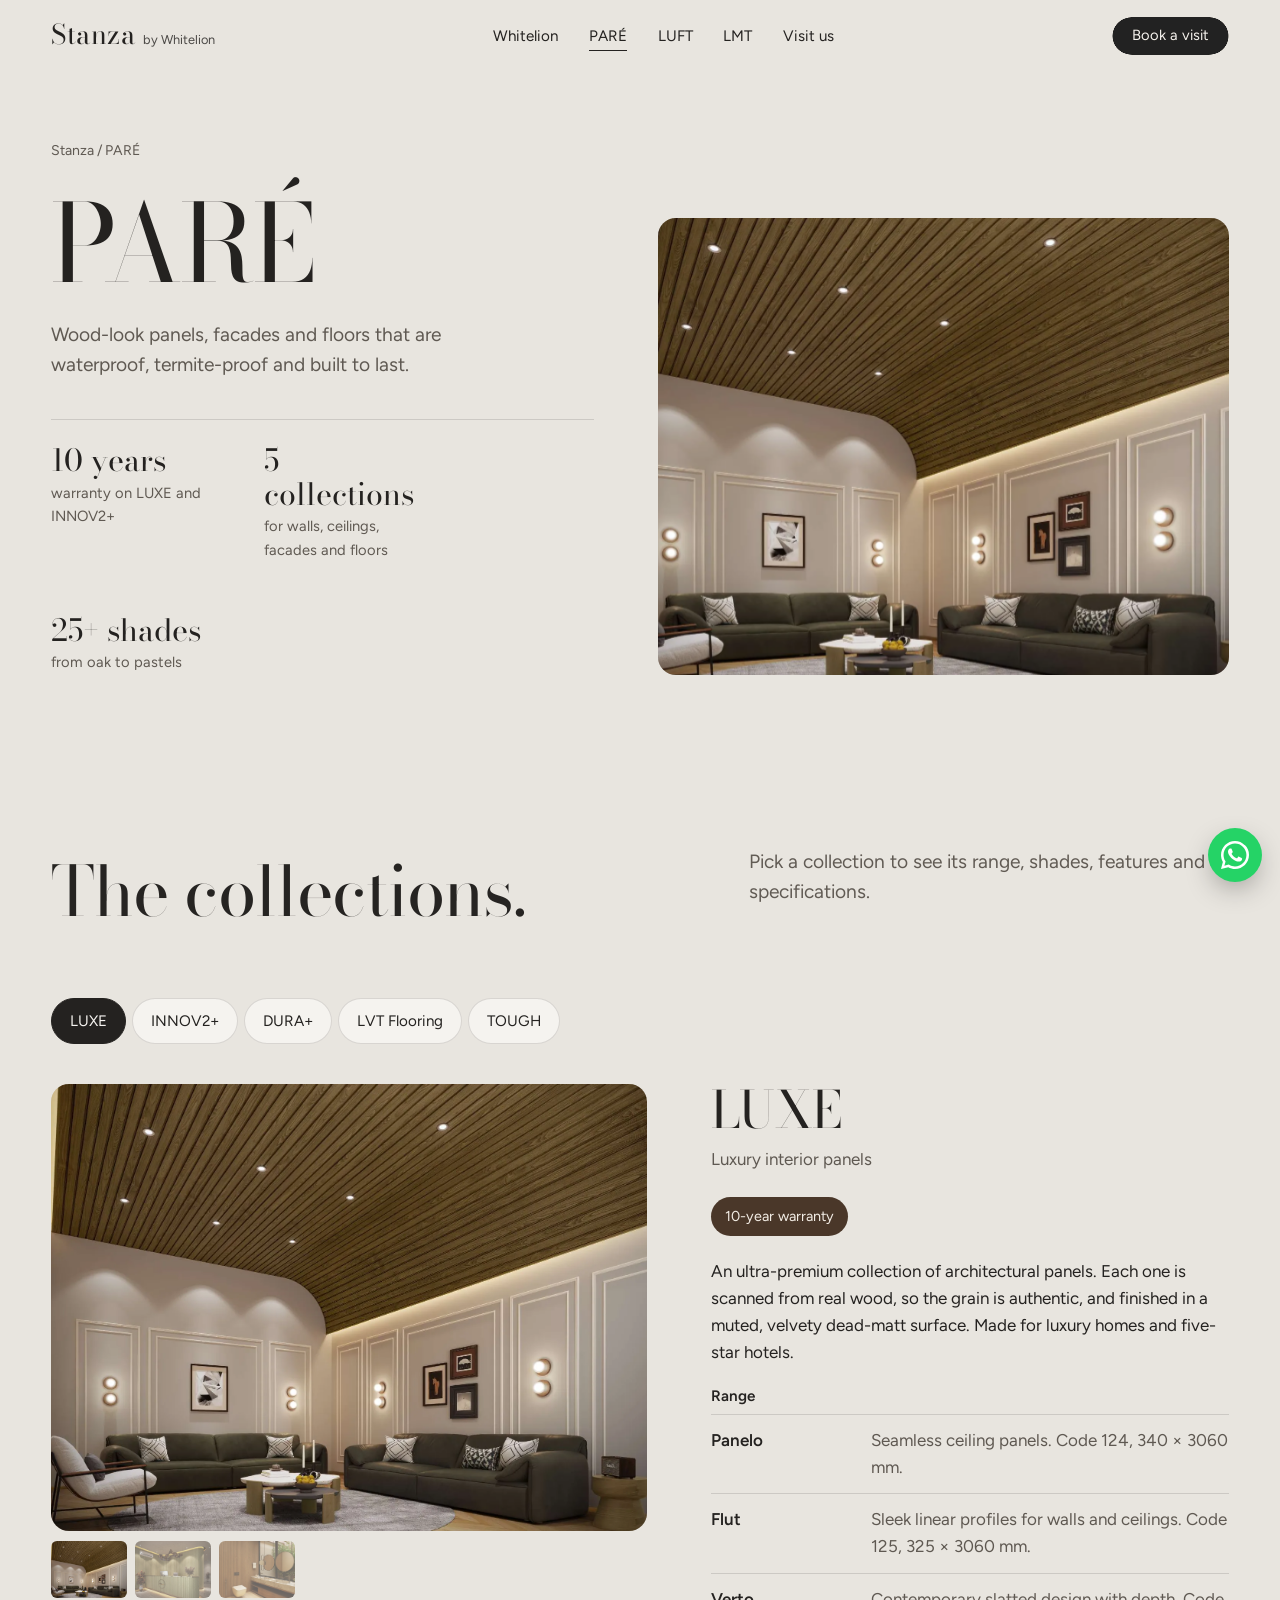
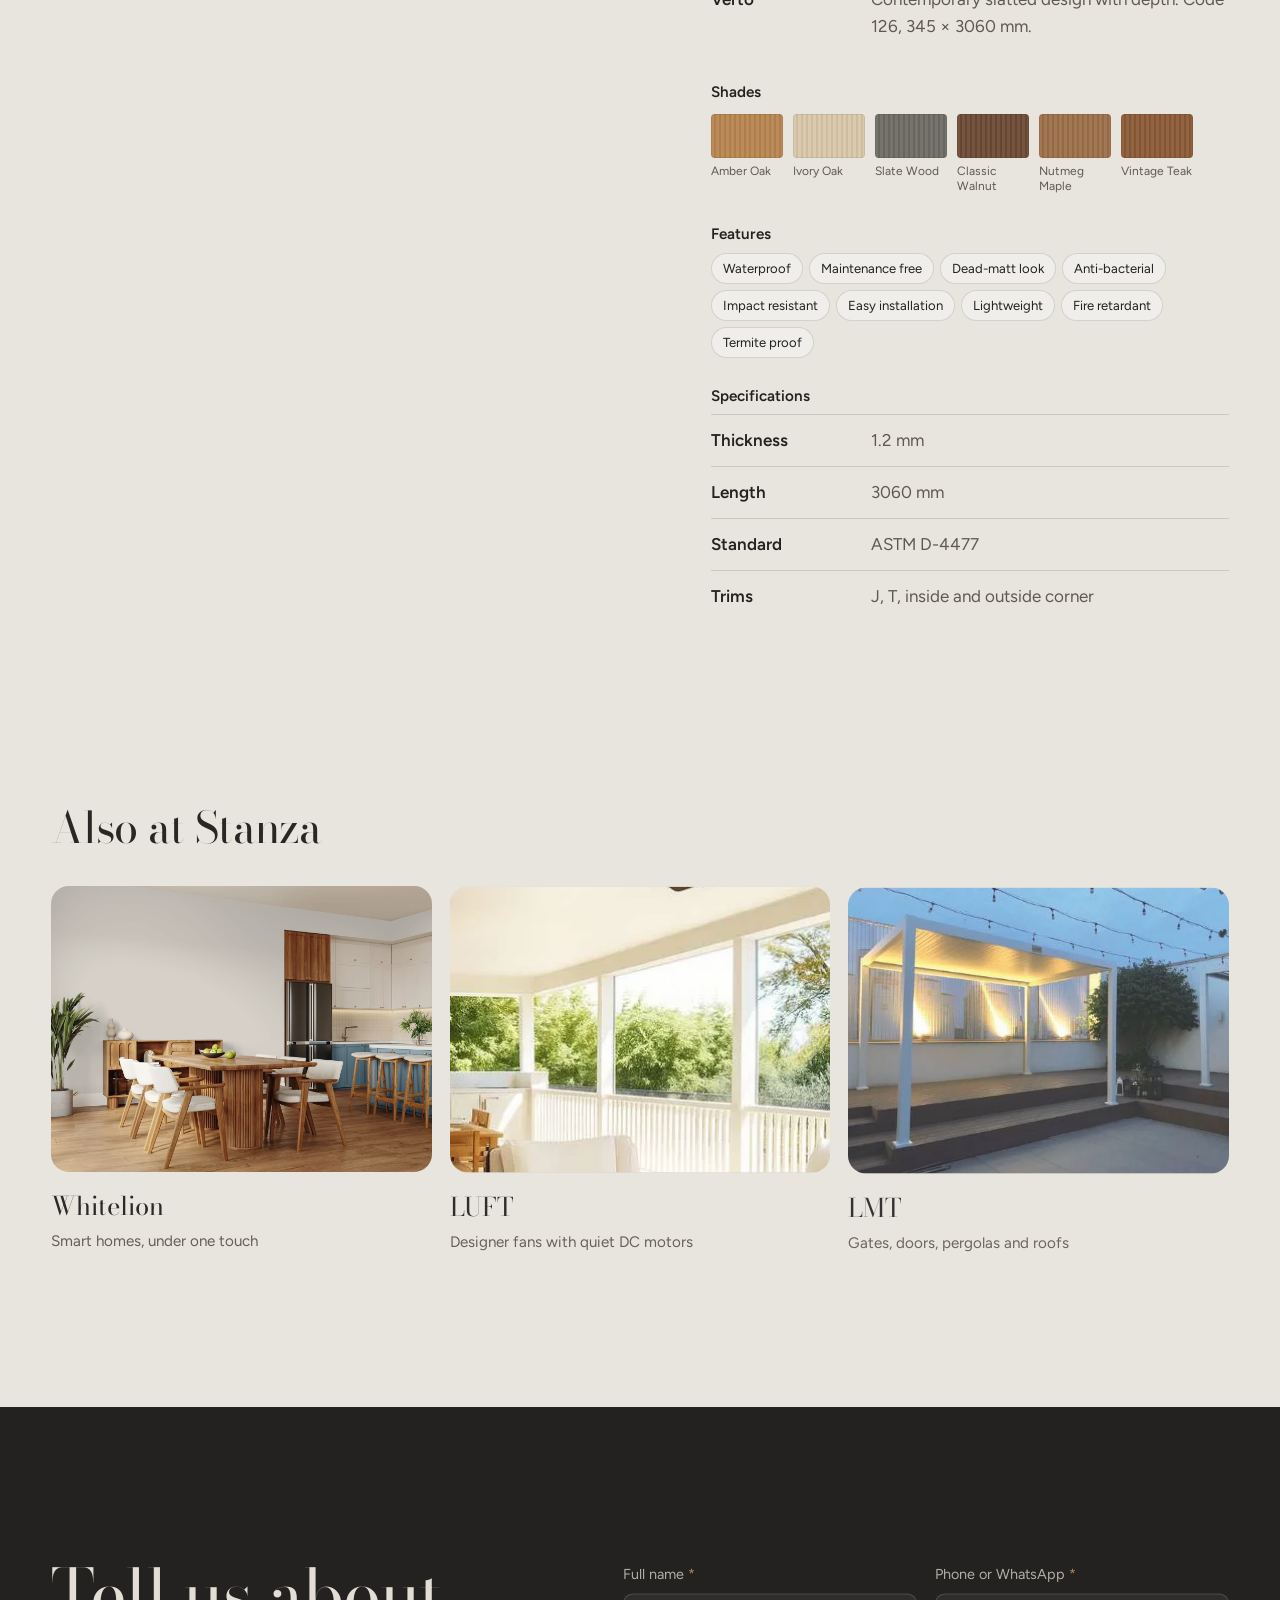
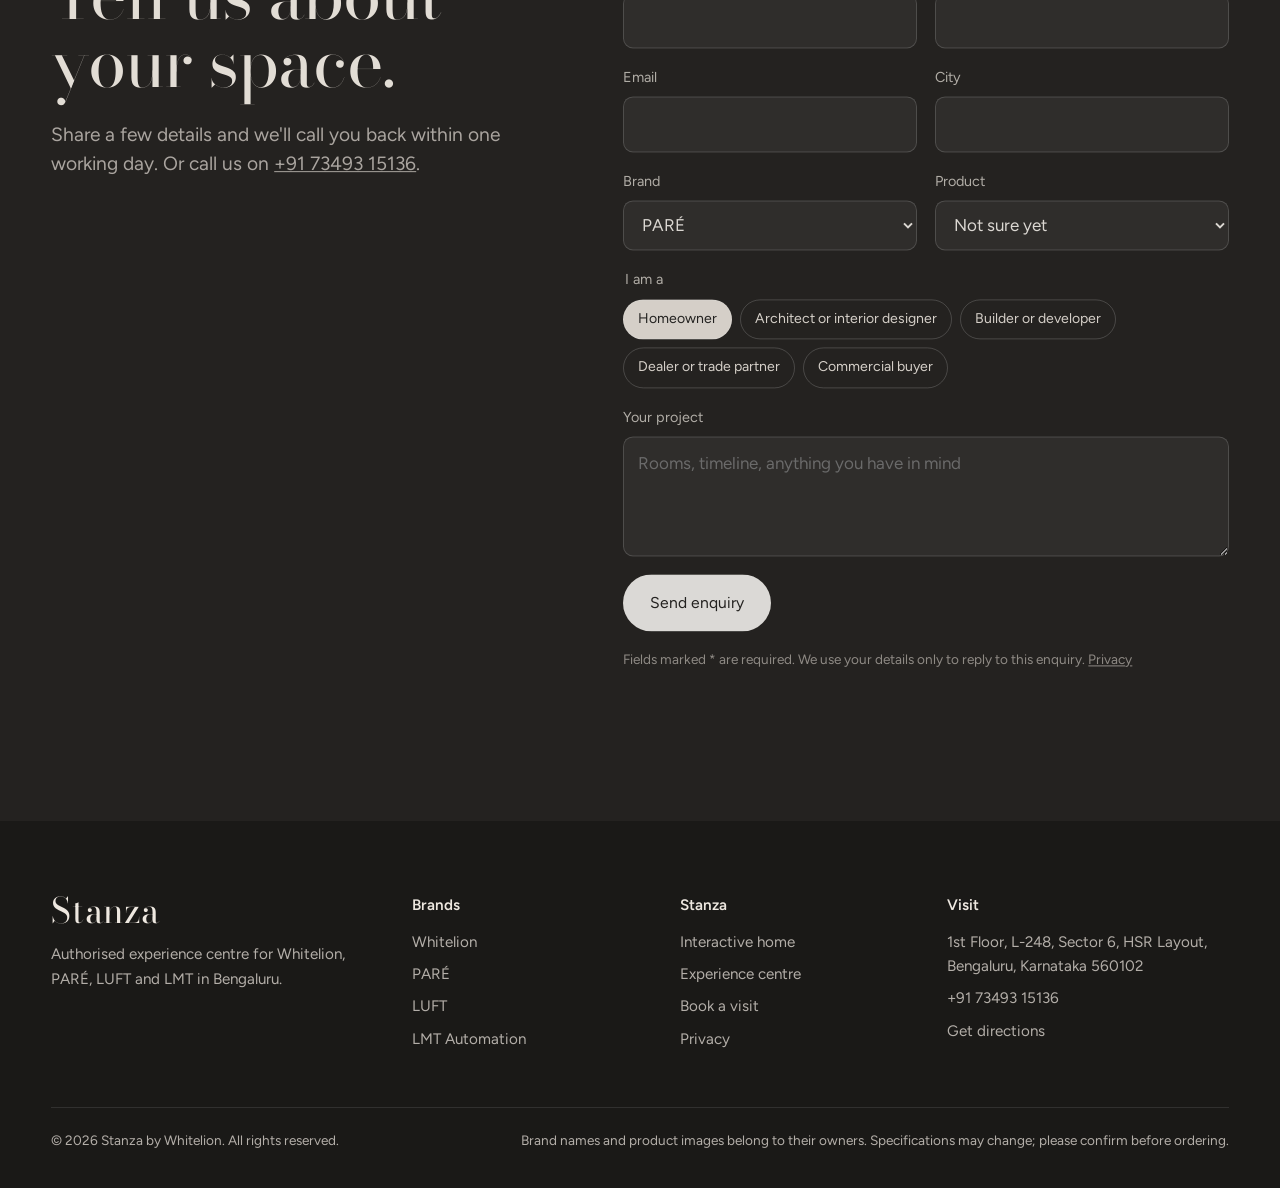
<file: pare.html>
<!doctype html>
<html lang="en-IN" class="no-js">
<head>
  <meta charset="utf-8">
  <meta name="viewport" content="width=device-width, initial-scale=1">
  <title>PARÉ panels, facades and flooring · Stanza by Whitelion</title>
  <meta name="description" content="PARÉ LUXE, INNOV2+, DURA+ facades, LVT and TOUGH laminate flooring: wood-look surfaces with up to 10-year warranty. Shades, specs and installation.">
  <link rel="canonical" href="https://stanza-by-whitelion.netlify.app/pare.html">
  <meta property="og:type" content="website">
  <meta property="og:site_name" content="Stanza by Whitelion">
  <meta property="og:title" content="PARÉ panels, facades and flooring · Stanza by Whitelion">
  <meta property="og:description" content="PARÉ LUXE, INNOV2+, DURA+ facades, LVT and TOUGH laminate flooring: wood-look surfaces with up to 10-year warranty. Shades, specs and installation.">
  <meta property="og:image" content="https://stanza-by-whitelion.netlify.app/img/pare/luxe-1.webp">
  <meta property="og:url" content="https://stanza-by-whitelion.netlify.app/pare.html">
  <meta name="twitter:card" content="summary_large_image">
  <meta name="theme-color" content="#E8E5DF">
  <link rel="icon" href="favicon.svg" type="image/svg+xml">
  <link rel="preload" href="assets/fonts/bodoni-moda.woff" as="font" type="font/woff" crossorigin>
  <link rel="preload" href="assets/fonts/figtree.woff" as="font" type="font/woff" crossorigin>
  <link rel="stylesheet" href="assets/css/style.css">
</head><body>
<a class="skip" href="#main">Skip to content</a>
<header class="site-header">
  <nav class="nav wrap" aria-label="Main">
    <a class="brand" href="index.html" aria-label="Stanza by Whitelion, home"><span class="brand-word">Stanza</span><span class="brand-by">by Whitelion</span></a>
    <ul class="nav-links"><li><a href="whitelion.html">Whitelion</a></li><li><a href="pare.html" aria-current=page>PARÉ</a></li><li><a href="luft.html">LUFT</a></li><li><a href="lmt.html">LMT</a></li><li><a href="index.html#visit">Visit us</a></li></ul>
    <a class="nav-cta goo" href="#enquire"><span class="goo-arrow" aria-hidden="true"><svg viewBox="0 0 24 24" width="13" height="13" fill="none" stroke="currentColor" stroke-width="2" stroke-linecap="round" stroke-linejoin="round"><path d="M7 17 17 7M17 7H7M17 7v10"/></svg></span><span class="goo-label">Book a visit</span></a>
    <svg width="0" height="0" style="position:absolute" aria-hidden="true"><filter id="goo"><feGaussianBlur in="SourceGraphic" stdDeviation="4" result="b"/><feColorMatrix in="b" mode="matrix" values="1 0 0 0 0  0 1 0 0 0  0 0 1 0 0  0 0 0 19 -9" result="g"/><feComposite in="SourceGraphic" in2="g" operator="atop"/></filter></svg>
    <button class="menu-btn" aria-label="Menu" aria-expanded="false"><span></span><span></span></button>
  </nav>
</header>
<main id="main">
<section class="brand-hero">
  <div class="wrap">
    <div>
      <p class="crumbs"><a href="index.html">Stanza</a> / PARÉ</p>
      <h1 class="display h-xl reveal">PARÉ</h1>
      <p class="lede reveal">Wood-look panels, facades and floors that are waterproof, termite-proof and built to last.</p>
      <div class="facts reveal"><div><strong>10 years</strong>warranty on LUXE and INNOV2+</div><div><strong>5 collections</strong>for walls, ceilings, facades and floors</div><div><strong>25+ shades</strong>from oak to pastels</div></div>
    </div>
    <div class="media" data-parallax style="aspect-ratio:5 / 4"><img src="img/pare/luxe-1.webp" alt="Living room with a PARÉ LUXE slatted wood ceiling" style="view-transition-name: hero-pare" fetchpriority="high"></div>
  </div>
</section>
<section class="section" id="collections" style="padding-top:clamp(40px,6vw,80px)">
  <div class="wrap">
    <div class="section-head"><h2 class="display h-l reveal">The collections.</h2><p class="lede reveal">Pick a collection to see its range, shades, features and specifications.</p></div>
    <div id="pare-series"></div>
  </div>
</section>

<section class="section" style="padding-top:0">
  <div class="wrap">
    <h2 class="display h-m reveal" style="margin-bottom:36px">Also at Stanza</h2>
    <div class="others"><a class="other reveal" href="whitelion.html"><div class="media"><img src="img/whitelion/dining.webp" alt="" loading="lazy" style="view-transition-name: hero-whitelion"></div><strong>Whitelion</strong><span>Smart homes, under one touch</span></a><a class="other reveal" href="luft.html"><div class="media"><img src="img/luft/millie-room.webp" alt="" loading="lazy" style="view-transition-name: hero-luft"></div><strong>LUFT</strong><span>Designer fans with quiet DC motors</span></a><a class="other reveal" href="lmt.html"><div class="media"><img src="img/lmt/pergola-night.webp" alt="" loading="lazy" style="view-transition-name: hero-lmt"></div><strong>LMT</strong><span>Gates, doors, pergolas and roofs</span></a></div>
  </div>
</section>
<section class="enquire section" id="enquire">
  <div class="wrap">
    <div>
      <h2 class="display h-l reveal">Tell us about your space.</h2>
      <p class="lede reveal" style="margin-top:22px">Share a few details and we'll call you back within one working day. Or call us on <a href="tel:+917349315136">+91 73493 15136</a>.</p>
    </div>
    <form class="form reveal" name="enquiry" method="POST" action="thanks.html" data-netlify="true" netlify-honeypot="company">
      <input type="hidden" name="form-name" value="enquiry">
      <p class="hidden-field"><label>Company <input name="company" tabindex="-1" autocomplete="off"></label></p>
      <div class="field"><label for="f-name">Full name <span class="req" aria-hidden="true">*</span></label><input id="f-name" name="name" autocomplete="name" required></div>
      <div class="field"><label for="f-phone">Phone or WhatsApp <span class="req" aria-hidden="true">*</span></label><input id="f-phone" name="phone" type="tel" autocomplete="tel" required></div>
      <div class="field"><label for="f-email">Email</label><input id="f-email" name="email" type="email" autocomplete="email"></div>
      <div class="field"><label for="f-city">City</label><input id="f-city" name="city" autocomplete="address-level2" value=""></div>
      <div class="field"><label for="f-brand">Brand</label><select id="f-brand" name="brand"><option value="">All brands</option><option>Whitelion</option><option selected>PARÉ</option><option>LUFT</option><option>LMT</option></select></div>
      <div class="field"><label for="f-product">Product</label><select id="f-product" name="product"><option value="">Not sure yet</option></select></div>
      <fieldset class="field full roles"><legend>I am a</legend><label><input type="radio" name="role" value="Homeowner" checked><span>Homeowner</span></label><label><input type="radio" name="role" value="Architect or interior designer"><span>Architect or interior designer</span></label><label><input type="radio" name="role" value="Builder or developer"><span>Builder or developer</span></label><label><input type="radio" name="role" value="Dealer or trade partner"><span>Dealer or trade partner</span></label><label><input type="radio" name="role" value="Commercial buyer"><span>Commercial buyer</span></label></fieldset>
      <div class="field full"><label for="f-project">Your project</label><textarea id="f-project" name="project" placeholder="Rooms, timeline, anything you have in mind"></textarea></div>
      <button class="btn btn-light" type="submit">Send enquiry</button>
      <p class="form-note">Fields marked * are required. We use your details only to reply to this enquiry. <a href="privacy.html">Privacy</a></p>
    </form>
  </div>
</section>
</main>
<footer class="site-footer">
  <div class="wrap">
    <div class="foot-grid">
      <div><a class="brand" href="index.html"><span class="brand-word">Stanza</span></a><p style="margin-top:14px;max-width:30ch">Authorised experience centre for Whitelion, PARÉ, LUFT and LMT in Bengaluru.</p></div>
      <div><h4>Brands</h4><ul><li><a href="whitelion.html">Whitelion</a></li><li><a href="pare.html">PARÉ</a></li><li><a href="luft.html">LUFT</a></li><li><a href="lmt.html">LMT Automation</a></li></ul></div>
      <div><h4>Stanza</h4><ul><li><a href="whitelion.html#live">Interactive home</a></li><li><a href="index.html#visit">Experience centre</a></li><li><a href="#enquire">Book a visit</a></li><li><a href="privacy.html">Privacy</a></li></ul></div>
      <div><h4>Visit</h4><ul><li>1st Floor, L-248, Sector 6, HSR Layout, Bengaluru, Karnataka 560102</li><li><a href="tel:+917349315136">+91 73493 15136</a></li><li><a href="https://www.google.com/maps/search/?api=1&query=L-248+Sector+6+HSR+Layout+Bengaluru+560102" target="_blank" rel="noopener">Get directions</a></li></ul></div>
    </div>
    <div class="foot-base"><span>© <span data-year>2026</span> Stanza by Whitelion. All rights reserved.</span><span>Brand names and product images belong to their owners. Specifications may change; please confirm before ordering.</span></div>
  </div>
</footer>
<a class="wa" href="https://wa.me/917349315136" target="_blank" rel="noopener" aria-label="Chat with us on WhatsApp"><svg viewBox="0 0 24 24" aria-hidden="true"><path d="M17.5 14.4c-.3-.1-1.8-.9-2-1-.3-.1-.5-.1-.7.1-.2.3-.8 1-.9 1.2-.2.2-.3.2-.6.1-.3-.1-1.3-.5-2.4-1.5-.9-.8-1.5-1.8-1.7-2.1-.2-.3 0-.5.1-.6l.4-.5c.1-.2.2-.3.3-.5.1-.2 0-.4 0-.5l-.9-2.2c-.2-.6-.5-.5-.7-.5h-.6c-.2 0-.5.1-.8.4-.3.3-1 1-1 2.5s1.1 2.9 1.2 3.1c.1.2 2.1 3.2 5.1 4.5.7.3 1.3.5 1.7.6.7.2 1.4.2 1.9.1.6-.1 1.8-.7 2-1.4.2-.7.2-1.3.2-1.4-.1-.1-.3-.2-.6-.3zM12 21.8c-1.8 0-3.5-.5-5-1.4l-.4-.2-3.7 1 1-3.6-.2-.4C2.7 15.6 2.2 13.8 2.2 12 2.2 6.6 6.6 2.2 12 2.2c2.6 0 5.1 1 6.9 2.9 1.8 1.8 2.9 4.3 2.9 6.9 0 5.4-4.4 9.8-9.8 9.8zm8.4-18.2C18.2 1.3 15.2 0 12 0 5.4 0 0 5.4 0 12c0 2.1.6 4.2 1.6 6L0 24l6.2-1.6c1.8 1 3.8 1.5 5.8 1.5 6.6 0 12-5.4 12-12 0-3.2-1.2-6.2-3.6-8.4z"/></svg></a>
<script src="assets/vendor/gsap.min.js"></script>
<script src="assets/vendor/ScrollTrigger.min.js"></script>
<script src="data/pare.js"></script>
<script src="assets/js/catalogue.js"></script>
<script src="assets/js/main.js"></script>
</body>
</html>
</file>
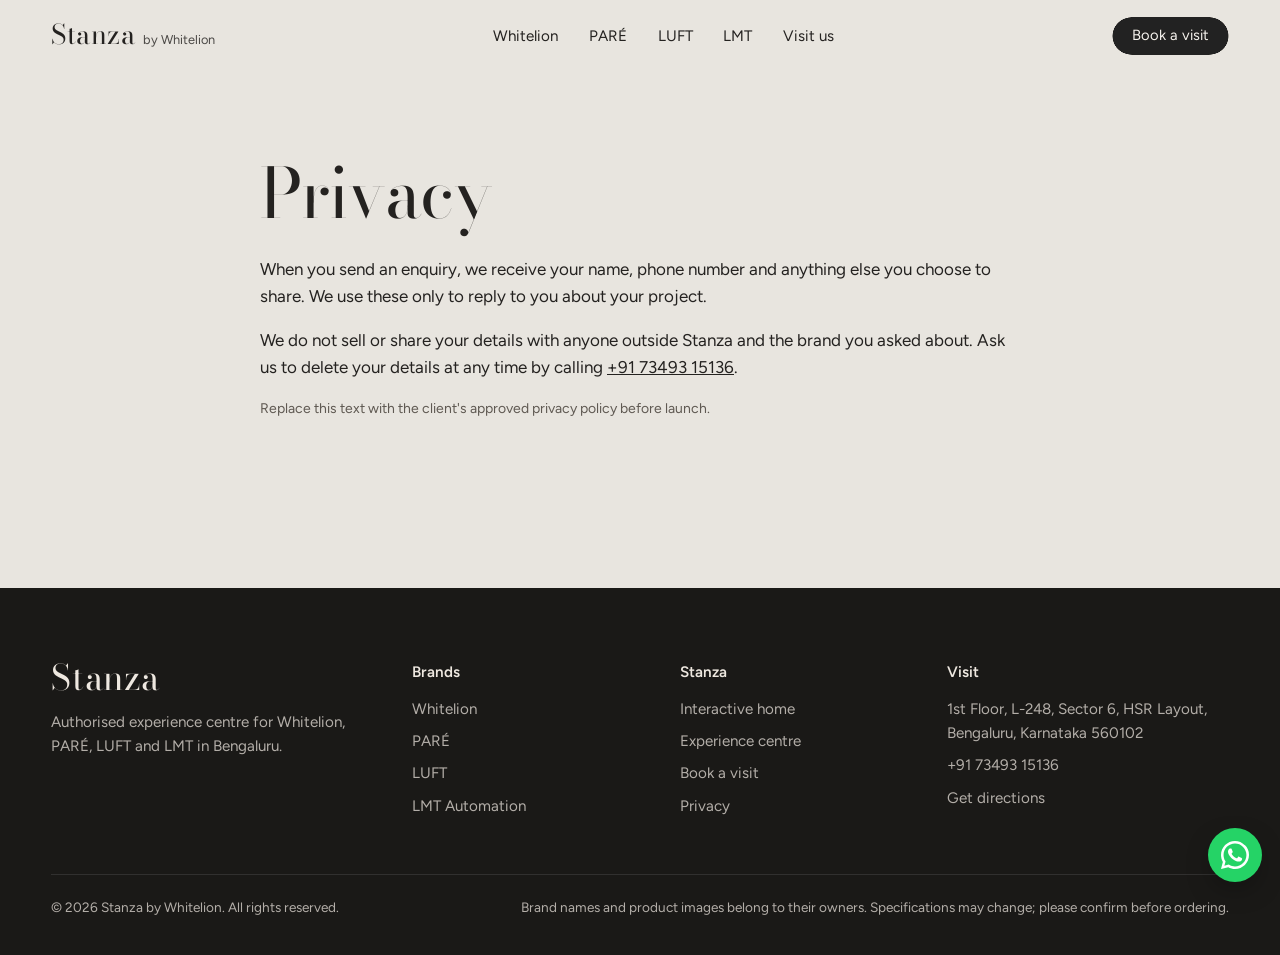
<file: privacy.html>
<!doctype html>
<html lang="en-IN" class="no-js">
<head>
  <meta charset="utf-8">
  <meta name="viewport" content="width=device-width, initial-scale=1">
  <title>Privacy · Stanza by Whitelion</title>
  <meta name="description" content="Privacy">
  <link rel="canonical" href="https://stanza-by-whitelion.netlify.app/privacy.html">
  <meta property="og:type" content="website">
  <meta property="og:site_name" content="Stanza by Whitelion">
  <meta property="og:title" content="Privacy · Stanza by Whitelion">
  <meta property="og:description" content="Privacy">
  <meta property="og:image" content="https://stanza-by-whitelion.netlify.app/img/home/hero.webp">
  <meta property="og:url" content="https://stanza-by-whitelion.netlify.app/privacy.html">
  <meta name="twitter:card" content="summary_large_image">
  <meta name="theme-color" content="#E8E5DF">
  <link rel="icon" href="favicon.svg" type="image/svg+xml">
  <link rel="preload" href="assets/fonts/bodoni-moda.woff" as="font" type="font/woff" crossorigin>
  <link rel="preload" href="assets/fonts/figtree.woff" as="font" type="font/woff" crossorigin>
  <link rel="stylesheet" href="assets/css/style.css">
</head><body>
<a class="skip" href="#main">Skip to content</a>
<header class="site-header">
  <nav class="nav wrap" aria-label="Main">
    <a class="brand" href="index.html" aria-label="Stanza by Whitelion, home"><span class="brand-word">Stanza</span><span class="brand-by">by Whitelion</span></a>
    <ul class="nav-links"><li><a href="whitelion.html">Whitelion</a></li><li><a href="pare.html">PARÉ</a></li><li><a href="luft.html">LUFT</a></li><li><a href="lmt.html">LMT</a></li><li><a href="index.html#visit">Visit us</a></li></ul>
    <a class="nav-cta goo" href="#enquire"><span class="goo-arrow" aria-hidden="true"><svg viewBox="0 0 24 24" width="13" height="13" fill="none" stroke="currentColor" stroke-width="2" stroke-linecap="round" stroke-linejoin="round"><path d="M7 17 17 7M17 7H7M17 7v10"/></svg></span><span class="goo-label">Book a visit</span></a>
    <svg width="0" height="0" style="position:absolute" aria-hidden="true"><filter id="goo"><feGaussianBlur in="SourceGraphic" stdDeviation="4" result="b"/><feColorMatrix in="b" mode="matrix" values="1 0 0 0 0  0 1 0 0 0  0 0 1 0 0  0 0 0 19 -9" result="g"/><feComposite in="SourceGraphic" in2="g" operator="atop"/></filter></svg>
    <button class="menu-btn" aria-label="Menu" aria-expanded="false"><span></span><span></span></button>
  </nav>
</header>
<main id="main">
<section class="section" style="padding-top:160px"><div class="wrap" style="max-width:760px"><h1 class="display h-l" style="margin-bottom:28px">Privacy</h1>
<p>When you send an enquiry, we receive your name, phone number and anything else you choose to share. We use these only to reply to you about your project.</p>
<p>We do not sell or share your details with anyone outside Stanza and the brand you asked about. Ask us to delete your details at any time by calling <a href="tel:+917349315136">+91 73493 15136</a>.</p>
<p class="small">Replace this text with the client's approved privacy policy before launch.</p></div></section>
</main>
<footer class="site-footer">
  <div class="wrap">
    <div class="foot-grid">
      <div><a class="brand" href="index.html"><span class="brand-word">Stanza</span></a><p style="margin-top:14px;max-width:30ch">Authorised experience centre for Whitelion, PARÉ, LUFT and LMT in Bengaluru.</p></div>
      <div><h4>Brands</h4><ul><li><a href="whitelion.html">Whitelion</a></li><li><a href="pare.html">PARÉ</a></li><li><a href="luft.html">LUFT</a></li><li><a href="lmt.html">LMT Automation</a></li></ul></div>
      <div><h4>Stanza</h4><ul><li><a href="whitelion.html#live">Interactive home</a></li><li><a href="index.html#visit">Experience centre</a></li><li><a href="#enquire">Book a visit</a></li><li><a href="privacy.html">Privacy</a></li></ul></div>
      <div><h4>Visit</h4><ul><li>1st Floor, L-248, Sector 6, HSR Layout, Bengaluru, Karnataka 560102</li><li><a href="tel:+917349315136">+91 73493 15136</a></li><li><a href="https://www.google.com/maps/search/?api=1&query=L-248+Sector+6+HSR+Layout+Bengaluru+560102" target="_blank" rel="noopener">Get directions</a></li></ul></div>
    </div>
    <div class="foot-base"><span>© <span data-year>2026</span> Stanza by Whitelion. All rights reserved.</span><span>Brand names and product images belong to their owners. Specifications may change; please confirm before ordering.</span></div>
  </div>
</footer>
<a class="wa" href="https://wa.me/917349315136" target="_blank" rel="noopener" aria-label="Chat with us on WhatsApp"><svg viewBox="0 0 24 24" aria-hidden="true"><path d="M17.5 14.4c-.3-.1-1.8-.9-2-1-.3-.1-.5-.1-.7.1-.2.3-.8 1-.9 1.2-.2.2-.3.2-.6.1-.3-.1-1.3-.5-2.4-1.5-.9-.8-1.5-1.8-1.7-2.1-.2-.3 0-.5.1-.6l.4-.5c.1-.2.2-.3.3-.5.1-.2 0-.4 0-.5l-.9-2.2c-.2-.6-.5-.5-.7-.5h-.6c-.2 0-.5.1-.8.4-.3.3-1 1-1 2.5s1.1 2.9 1.2 3.1c.1.2 2.1 3.2 5.1 4.5.7.3 1.3.5 1.7.6.7.2 1.4.2 1.9.1.6-.1 1.8-.7 2-1.4.2-.7.2-1.3.2-1.4-.1-.1-.3-.2-.6-.3zM12 21.8c-1.8 0-3.5-.5-5-1.4l-.4-.2-3.7 1 1-3.6-.2-.4C2.7 15.6 2.2 13.8 2.2 12 2.2 6.6 6.6 2.2 12 2.2c2.6 0 5.1 1 6.9 2.9 1.8 1.8 2.9 4.3 2.9 6.9 0 5.4-4.4 9.8-9.8 9.8zm8.4-18.2C18.2 1.3 15.2 0 12 0 5.4 0 0 5.4 0 12c0 2.1.6 4.2 1.6 6L0 24l6.2-1.6c1.8 1 3.8 1.5 5.8 1.5 6.6 0 12-5.4 12-12 0-3.2-1.2-6.2-3.6-8.4z"/></svg></a>
<script src="assets/vendor/gsap.min.js"></script>
<script src="assets/vendor/ScrollTrigger.min.js"></script>
<script src="assets/js/main.js"></script>
</body>
</html>
</file>
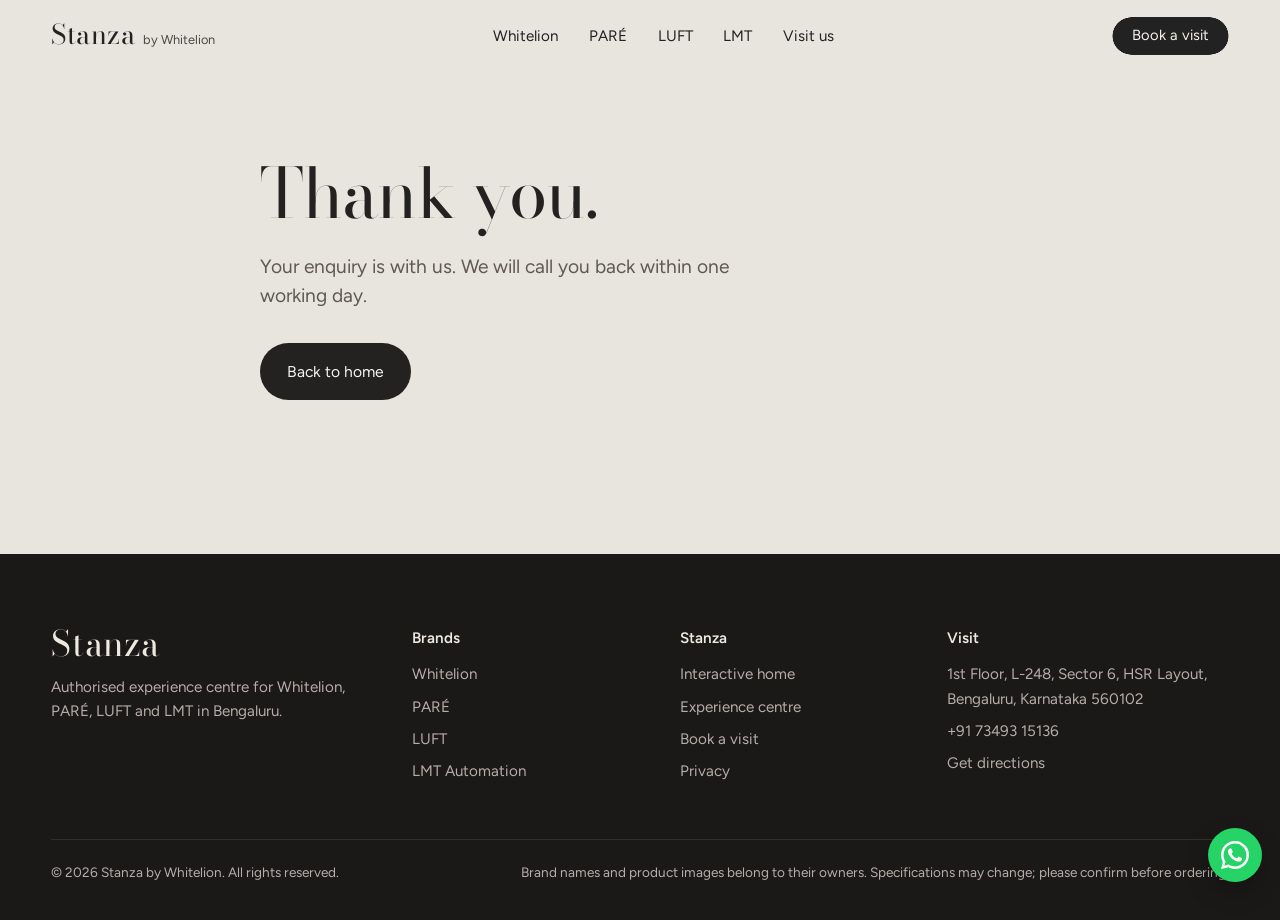
<file: thanks.html>
<!doctype html>
<html lang="en-IN" class="no-js">
<head>
  <meta charset="utf-8">
  <meta name="viewport" content="width=device-width, initial-scale=1">
  <title>Thank you · Stanza by Whitelion</title>
  <meta name="description" content="Thank you">
  <link rel="canonical" href="https://stanza-by-whitelion.netlify.app/thanks.html">
  <meta property="og:type" content="website">
  <meta property="og:site_name" content="Stanza by Whitelion">
  <meta property="og:title" content="Thank you · Stanza by Whitelion">
  <meta property="og:description" content="Thank you">
  <meta property="og:image" content="https://stanza-by-whitelion.netlify.app/img/home/hero.webp">
  <meta property="og:url" content="https://stanza-by-whitelion.netlify.app/thanks.html">
  <meta name="twitter:card" content="summary_large_image">
  <meta name="theme-color" content="#E8E5DF">
  <link rel="icon" href="favicon.svg" type="image/svg+xml">
  <link rel="preload" href="assets/fonts/bodoni-moda.woff" as="font" type="font/woff" crossorigin>
  <link rel="preload" href="assets/fonts/figtree.woff" as="font" type="font/woff" crossorigin>
  <link rel="stylesheet" href="assets/css/style.css">
</head><body>
<a class="skip" href="#main">Skip to content</a>
<header class="site-header">
  <nav class="nav wrap" aria-label="Main">
    <a class="brand" href="index.html" aria-label="Stanza by Whitelion, home"><span class="brand-word">Stanza</span><span class="brand-by">by Whitelion</span></a>
    <ul class="nav-links"><li><a href="whitelion.html">Whitelion</a></li><li><a href="pare.html">PARÉ</a></li><li><a href="luft.html">LUFT</a></li><li><a href="lmt.html">LMT</a></li><li><a href="index.html#visit">Visit us</a></li></ul>
    <a class="nav-cta goo" href="#enquire"><span class="goo-arrow" aria-hidden="true"><svg viewBox="0 0 24 24" width="13" height="13" fill="none" stroke="currentColor" stroke-width="2" stroke-linecap="round" stroke-linejoin="round"><path d="M7 17 17 7M17 7H7M17 7v10"/></svg></span><span class="goo-label">Book a visit</span></a>
    <svg width="0" height="0" style="position:absolute" aria-hidden="true"><filter id="goo"><feGaussianBlur in="SourceGraphic" stdDeviation="4" result="b"/><feColorMatrix in="b" mode="matrix" values="1 0 0 0 0  0 1 0 0 0  0 0 1 0 0  0 0 0 19 -9" result="g"/><feComposite in="SourceGraphic" in2="g" operator="atop"/></filter></svg>
    <button class="menu-btn" aria-label="Menu" aria-expanded="false"><span></span><span></span></button>
  </nav>
</header>
<main id="main">
<section class="section" style="padding-top:160px"><div class="wrap" style="max-width:760px"><h1 class="display h-l">Thank you.</h1><p class="lede" style="margin:24px 0 32px">Your enquiry is with us. We will call you back within one working day.</p><a class="btn btn-solid" href="index.html">Back to home</a></div></section>
</main>
<footer class="site-footer">
  <div class="wrap">
    <div class="foot-grid">
      <div><a class="brand" href="index.html"><span class="brand-word">Stanza</span></a><p style="margin-top:14px;max-width:30ch">Authorised experience centre for Whitelion, PARÉ, LUFT and LMT in Bengaluru.</p></div>
      <div><h4>Brands</h4><ul><li><a href="whitelion.html">Whitelion</a></li><li><a href="pare.html">PARÉ</a></li><li><a href="luft.html">LUFT</a></li><li><a href="lmt.html">LMT Automation</a></li></ul></div>
      <div><h4>Stanza</h4><ul><li><a href="whitelion.html#live">Interactive home</a></li><li><a href="index.html#visit">Experience centre</a></li><li><a href="#enquire">Book a visit</a></li><li><a href="privacy.html">Privacy</a></li></ul></div>
      <div><h4>Visit</h4><ul><li>1st Floor, L-248, Sector 6, HSR Layout, Bengaluru, Karnataka 560102</li><li><a href="tel:+917349315136">+91 73493 15136</a></li><li><a href="https://www.google.com/maps/search/?api=1&query=L-248+Sector+6+HSR+Layout+Bengaluru+560102" target="_blank" rel="noopener">Get directions</a></li></ul></div>
    </div>
    <div class="foot-base"><span>© <span data-year>2026</span> Stanza by Whitelion. All rights reserved.</span><span>Brand names and product images belong to their owners. Specifications may change; please confirm before ordering.</span></div>
  </div>
</footer>
<a class="wa" href="https://wa.me/917349315136" target="_blank" rel="noopener" aria-label="Chat with us on WhatsApp"><svg viewBox="0 0 24 24" aria-hidden="true"><path d="M17.5 14.4c-.3-.1-1.8-.9-2-1-.3-.1-.5-.1-.7.1-.2.3-.8 1-.9 1.2-.2.2-.3.2-.6.1-.3-.1-1.3-.5-2.4-1.5-.9-.8-1.5-1.8-1.7-2.1-.2-.3 0-.5.1-.6l.4-.5c.1-.2.2-.3.3-.5.1-.2 0-.4 0-.5l-.9-2.2c-.2-.6-.5-.5-.7-.5h-.6c-.2 0-.5.1-.8.4-.3.3-1 1-1 2.5s1.1 2.9 1.2 3.1c.1.2 2.1 3.2 5.1 4.5.7.3 1.3.5 1.7.6.7.2 1.4.2 1.9.1.6-.1 1.8-.7 2-1.4.2-.7.2-1.3.2-1.4-.1-.1-.3-.2-.6-.3zM12 21.8c-1.8 0-3.5-.5-5-1.4l-.4-.2-3.7 1 1-3.6-.2-.4C2.7 15.6 2.2 13.8 2.2 12 2.2 6.6 6.6 2.2 12 2.2c2.6 0 5.1 1 6.9 2.9 1.8 1.8 2.9 4.3 2.9 6.9 0 5.4-4.4 9.8-9.8 9.8zm8.4-18.2C18.2 1.3 15.2 0 12 0 5.4 0 0 5.4 0 12c0 2.1.6 4.2 1.6 6L0 24l6.2-1.6c1.8 1 3.8 1.5 5.8 1.5 6.6 0 12-5.4 12-12 0-3.2-1.2-6.2-3.6-8.4z"/></svg></a>
<script src="assets/vendor/gsap.min.js"></script>
<script src="assets/vendor/ScrollTrigger.min.js"></script>
<script src="assets/js/main.js"></script>
</body>
</html>
</file>
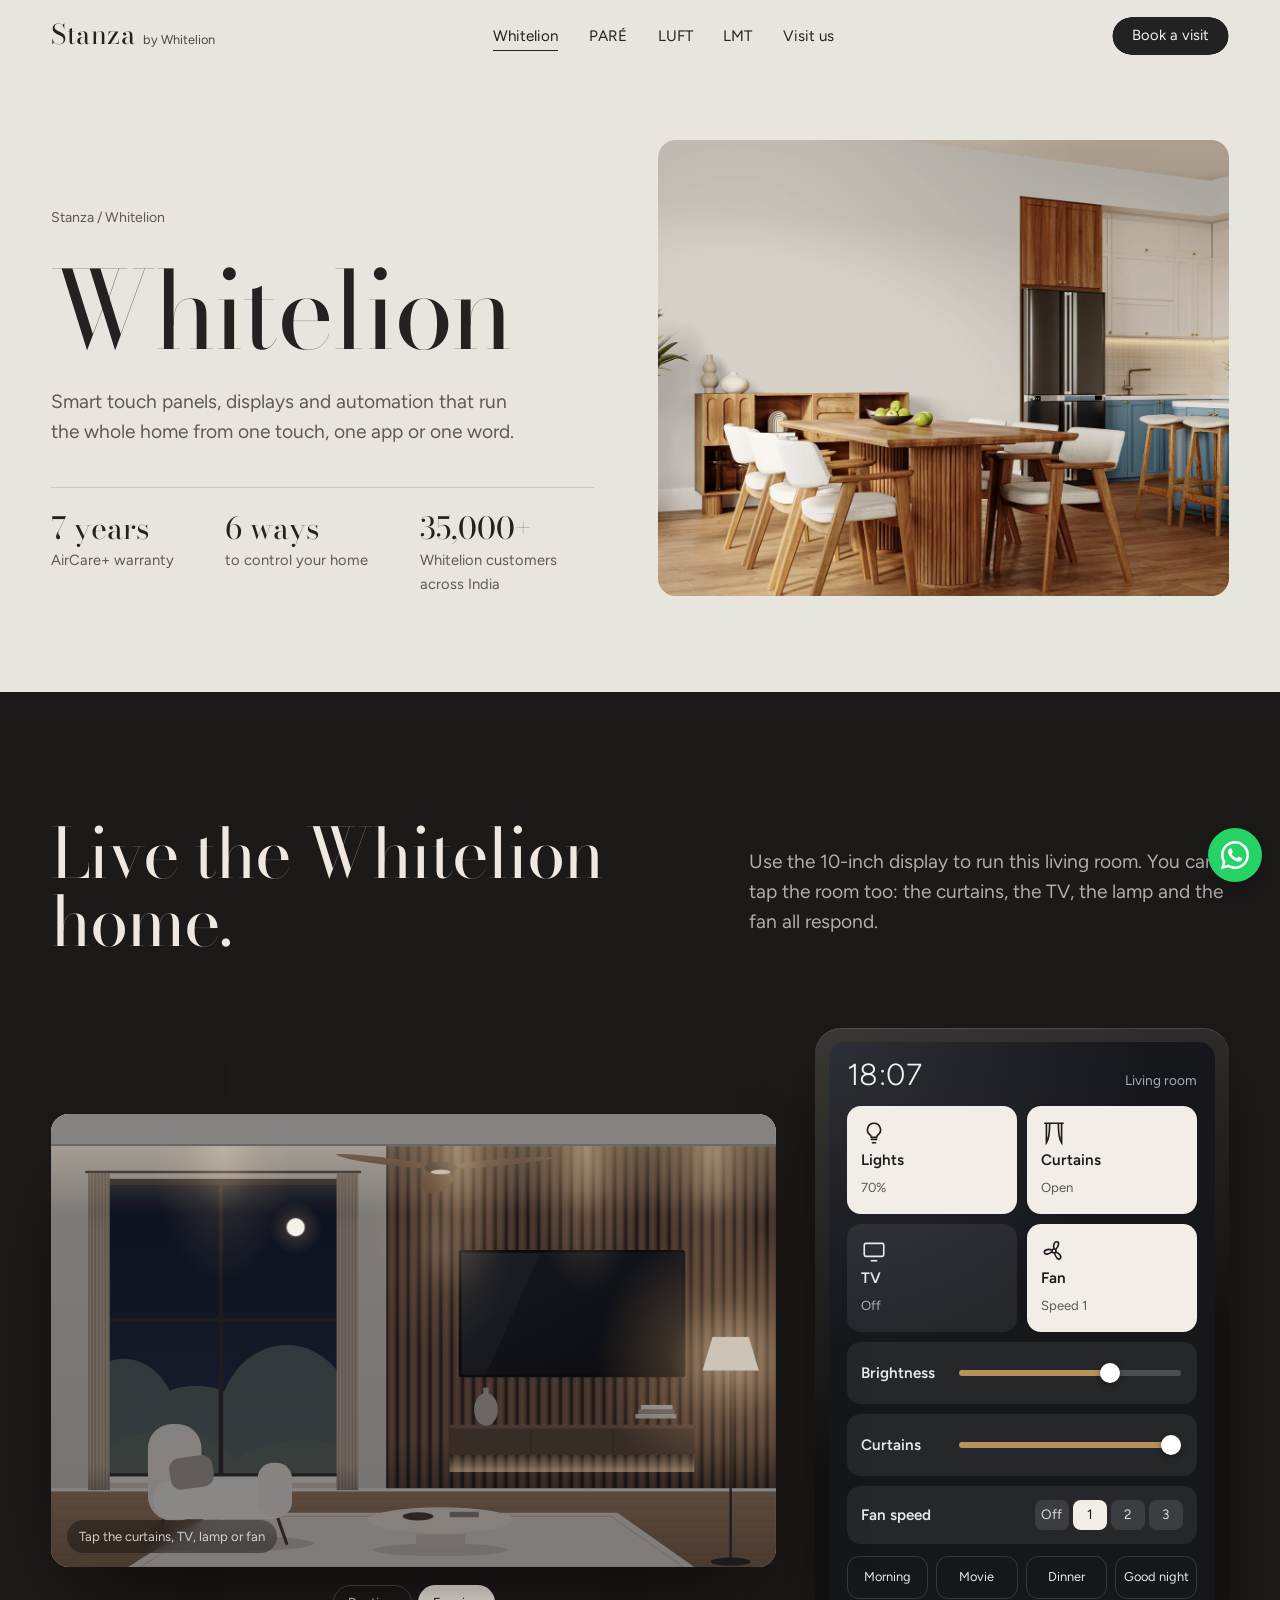
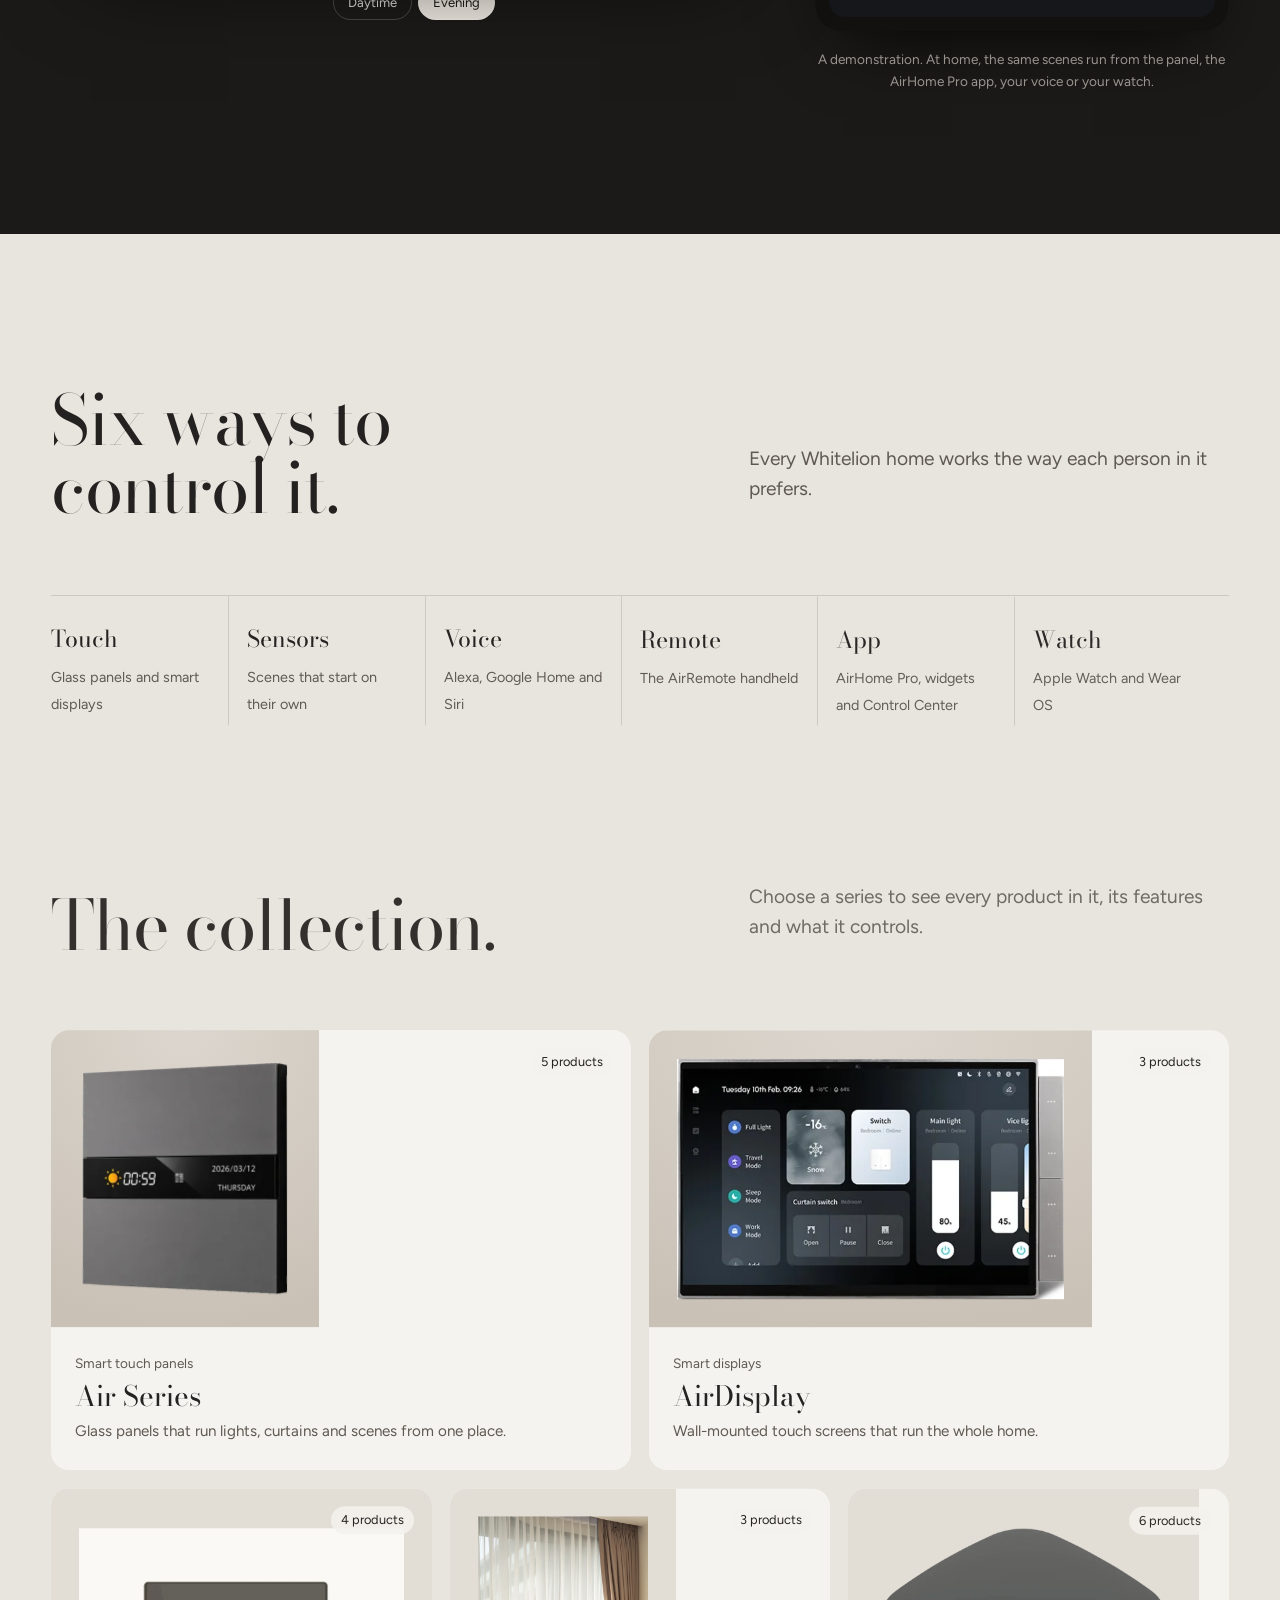
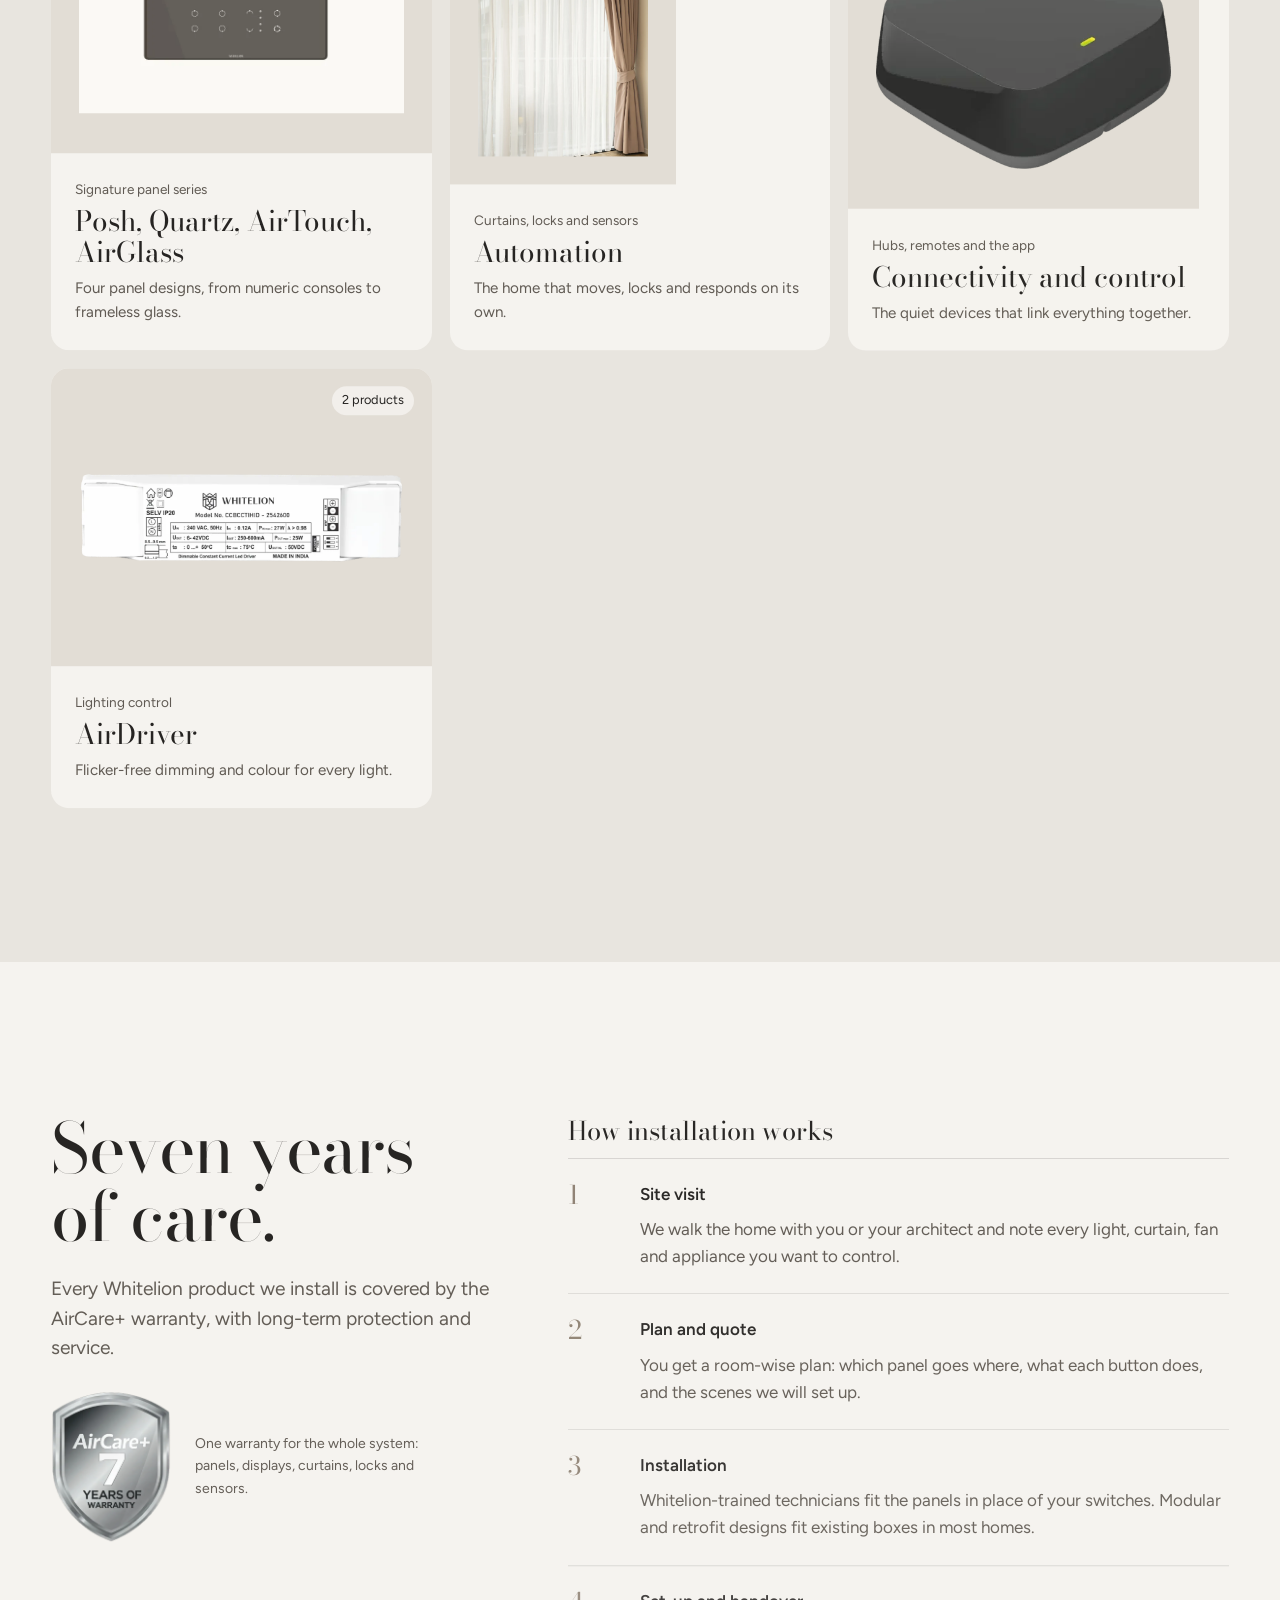
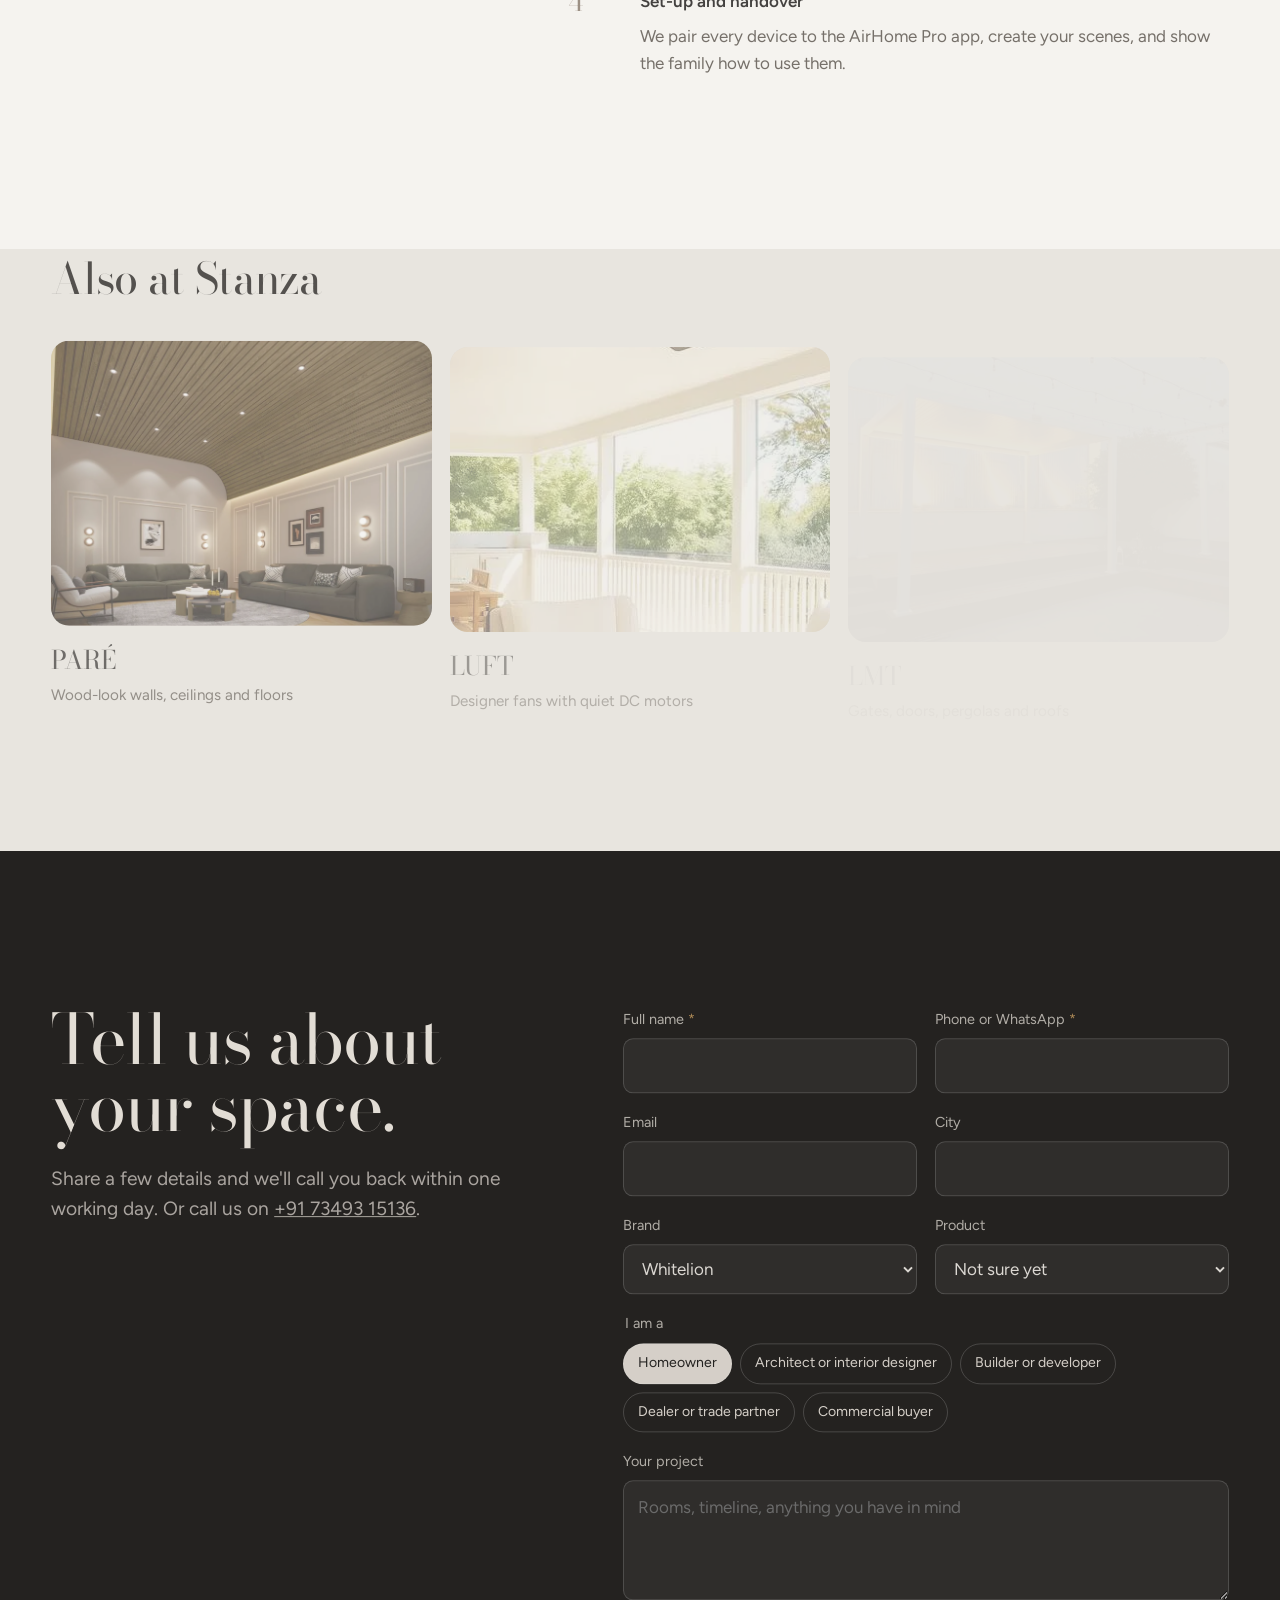
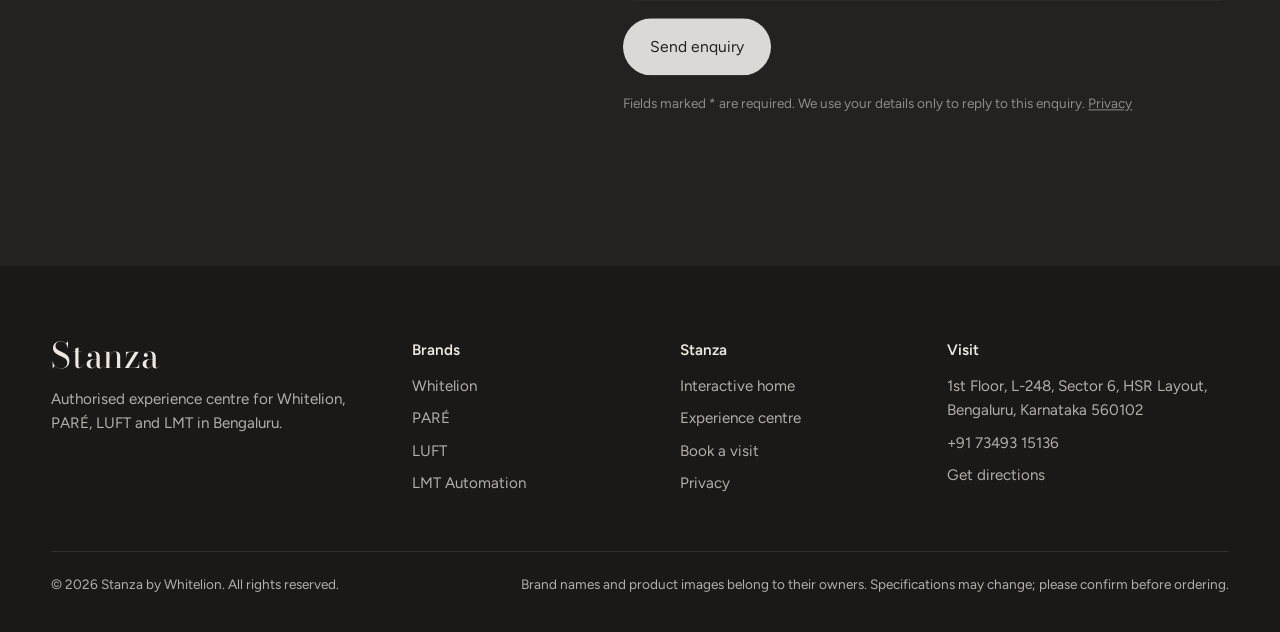
<file: whitelion.html>
<!doctype html>
<html lang="en-IN" class="no-js">
<head>
  <meta charset="utf-8">
  <meta name="viewport" content="width=device-width, initial-scale=1">
  <title>Whitelion smart homes · Stanza by Whitelion, Bengaluru</title>
  <meta name="description" content="Whitelion smart touch panels, displays, curtain motors, locks and sensors, with a 7-year AirCare+ warranty. Try the interactive home.">
  <link rel="canonical" href="https://stanza-by-whitelion.netlify.app/whitelion.html">
  <meta property="og:type" content="website">
  <meta property="og:site_name" content="Stanza by Whitelion">
  <meta property="og:title" content="Whitelion smart homes · Stanza by Whitelion, Bengaluru">
  <meta property="og:description" content="Whitelion smart touch panels, displays, curtain motors, locks and sensors, with a 7-year AirCare+ warranty. Try the interactive home.">
  <meta property="og:image" content="https://stanza-by-whitelion.netlify.app/img/whitelion/dining.webp">
  <meta property="og:url" content="https://stanza-by-whitelion.netlify.app/whitelion.html">
  <meta name="twitter:card" content="summary_large_image">
  <meta name="theme-color" content="#E8E5DF">
  <link rel="icon" href="favicon.svg" type="image/svg+xml">
  <link rel="preload" href="assets/fonts/bodoni-moda.woff" as="font" type="font/woff" crossorigin>
  <link rel="preload" href="assets/fonts/figtree.woff" as="font" type="font/woff" crossorigin>
  <link rel="stylesheet" href="assets/css/style.css">
</head><body>
<a class="skip" href="#main">Skip to content</a>
<header class="site-header">
  <nav class="nav wrap" aria-label="Main">
    <a class="brand" href="index.html" aria-label="Stanza by Whitelion, home"><span class="brand-word">Stanza</span><span class="brand-by">by Whitelion</span></a>
    <ul class="nav-links"><li><a href="whitelion.html" aria-current=page>Whitelion</a></li><li><a href="pare.html">PARÉ</a></li><li><a href="luft.html">LUFT</a></li><li><a href="lmt.html">LMT</a></li><li><a href="index.html#visit">Visit us</a></li></ul>
    <a class="nav-cta goo" href="#enquire"><span class="goo-arrow" aria-hidden="true"><svg viewBox="0 0 24 24" width="13" height="13" fill="none" stroke="currentColor" stroke-width="2" stroke-linecap="round" stroke-linejoin="round"><path d="M7 17 17 7M17 7H7M17 7v10"/></svg></span><span class="goo-label">Book a visit</span></a>
    <svg width="0" height="0" style="position:absolute" aria-hidden="true"><filter id="goo"><feGaussianBlur in="SourceGraphic" stdDeviation="4" result="b"/><feColorMatrix in="b" mode="matrix" values="1 0 0 0 0  0 1 0 0 0  0 0 1 0 0  0 0 0 19 -9" result="g"/><feComposite in="SourceGraphic" in2="g" operator="atop"/></filter></svg>
    <button class="menu-btn" aria-label="Menu" aria-expanded="false"><span></span><span></span></button>
  </nav>
</header>
<main id="main">
<section class="brand-hero">
  <div class="wrap">
    <div>
      <p class="crumbs"><a href="index.html">Stanza</a> / Whitelion</p>
      <h1 class="display h-xl reveal">Whitelion</h1>
      <p class="lede reveal">Smart touch panels, displays and automation that run the whole home from one touch, one app or one word.</p>
      <div class="facts reveal"><div><strong>7 years</strong>AirCare+ warranty</div><div><strong>6 ways</strong>to control your home</div><div><strong>35,000+</strong>Whitelion customers across India</div></div>
    </div>
    <div class="media" data-parallax style="aspect-ratio:5 / 4"><img src="img/whitelion/dining.webp" alt="Dining room and kitchen with a Whitelion smart display on the wall" style="view-transition-name: hero-whitelion" fetchpriority="high"></div>
  </div>
</section>
<section class="live" id="live">
  <div class="wrap">
    <div class="section-head">
      <h2 class="display h-l reveal">Live the Whitelion home.</h2>
      <p class="lede reveal">Use the 10-inch display to run this living room. You can tap the room too: the curtains, the TV, the lamp and the fan all respond.</p>
    </div>
    <div class="live-grid">
      <div>
        <div class="room">
        <svg viewBox="0 0 1600 1000" role="img" aria-labelledby="roomTitle" preserveAspectRatio="xMidYMid slice">
          <title id="roomTitle">Living room controlled by a Whitelion smart display: window with curtains, slatted wood wall with a TV, floor lamp, armchair and a LUFT ceiling fan</title>
          <defs>
            <linearGradient id="gWall" x1="0" y1="0" x2="0" y2="1"><stop offset="0" stop-color="#DCD5CA"/><stop offset="1" stop-color="#CBC2B5"/></linearGradient>
            <linearGradient id="gSkyDay" x1="0" y1="0" x2="0" y2="1"><stop offset="0" stop-color="#BFD3DE"/><stop offset=".65" stop-color="#E7E6DF"/><stop offset="1" stop-color="#EDE7DC"/></linearGradient>
            <linearGradient id="gSkyNight" x1="0" y1="0" x2="0" y2="1"><stop offset="0" stop-color="#0E1526"/><stop offset=".7" stop-color="#1D2639"/><stop offset="1" stop-color="#2B2E3A"/></linearGradient>
            <linearGradient id="gFold" x1="0" y1="0" x2="46" y2="0" gradientUnits="userSpaceOnUse" spreadMethod="repeat">
              <stop offset="0" stop-color="#A48E77"/><stop offset=".45" stop-color="#C9B8A2"/><stop offset=".6" stop-color="#BBA790"/><stop offset="1" stop-color="#A48E77"/>
            </linearGradient>
            <linearGradient id="gDrapeShade" x1="0" y1="0" x2="0" y2="1"><stop offset="0" stop-color="#000" stop-opacity=".18"/><stop offset=".18" stop-color="#000" stop-opacity="0"/><stop offset=".92" stop-color="#000" stop-opacity="0"/><stop offset="1" stop-color="#000" stop-opacity=".22"/></linearGradient>
            <pattern id="pSlats" width="24" height="10" patternUnits="userSpaceOnUse">
              <rect width="24" height="10" fill="#33261D"/>
              <rect x="0" width="17" height="10" fill="url(#gSlat)"/>
            </pattern>
            <linearGradient id="gSlat" x1="0" x2="1"><stop offset="0" stop-color="#6A4B37"/><stop offset=".5" stop-color="#83614A"/><stop offset="1" stop-color="#5E4231"/></linearGradient>
            <linearGradient id="gSlatShade" x1="0" y1="0" x2="0" y2="1"><stop offset="0" stop-color="#000" stop-opacity=".35"/><stop offset=".12" stop-color="#000" stop-opacity="0"/><stop offset=".85" stop-color="#000" stop-opacity="0"/><stop offset="1" stop-color="#000" stop-opacity=".3"/></linearGradient>
            <linearGradient id="gFloor" x1="0" y1="0" x2="0" y2="1"><stop offset="0" stop-color="#9C7A5B"/><stop offset="1" stop-color="#7E5F44"/></linearGradient>
            <linearGradient id="gScreenOff" x1="0" y1="0" x2="1" y2="1"><stop offset="0" stop-color="#202327"/><stop offset="1" stop-color="#0B0C0E"/></linearGradient>
            <linearGradient id="gFilmSky" x1="0" y1="0" x2="0" y2="1"><stop offset="0" stop-color="#2D3E6B"/><stop offset=".55" stop-color="#C9727A"/><stop offset="1" stop-color="#F2B37A"/></linearGradient>
            <radialGradient id="gWarm"><stop offset="0" stop-color="#FFD9A3" stop-opacity=".95"/><stop offset=".45" stop-color="#FFC27A" stop-opacity=".35"/><stop offset="1" stop-color="#FFB060" stop-opacity="0"/></radialGradient>
            <radialGradient id="gWash"><stop offset="0" stop-color="#FFE0B0" stop-opacity=".9"/><stop offset=".5" stop-color="#FFC98A" stop-opacity=".25"/><stop offset="1" stop-color="#FFC98A" stop-opacity="0"/></radialGradient>
            <radialGradient id="gTvGlow"><stop offset="0" stop-color="#8FB1FF" stop-opacity=".7"/><stop offset=".5" stop-color="#C98AA8" stop-opacity=".22"/><stop offset="1" stop-color="#C98AA8" stop-opacity="0"/></radialGradient>
            <linearGradient id="gCove" x1="0" y1="0" x2="0" y2="1"><stop offset="0" stop-color="#FFD8A0" stop-opacity=".95"/><stop offset="1" stop-color="#FFD8A0" stop-opacity="0"/></linearGradient>
            <linearGradient id="gShaft" x1="0" y1="0" x2="0" y2="1"><stop offset="0" stop-color="#FFFBEF" stop-opacity=".55"/><stop offset="1" stop-color="#FFFBEF" stop-opacity="0"/></linearGradient>
            <clipPath id="cScreen"><rect x="906" y="306" width="488" height="269" rx="2"/></clipPath>
            <clipPath id="cBelowCeiling"><rect y="71" width="1600" height="929"/></clipPath>
            <filter id="fSoft" x="-20%" y="-20%" width="140%" height="140%"><feGaussianBlur stdDeviation="22"/></filter>
            <clipPath id="cWindow"><rect x="110" y="150" width="530" height="650"/></clipPath>
          </defs>

          <!-- Architecture -->
          <rect width="1600" height="1000" fill="url(#gWall)"/>
          <rect width="1600" height="70" fill="#E6E0D7"/>
          <rect y="66" width="1600" height="5" fill="#B9AFA2"/>

          <!-- Window and sky -->
          <g clip-path="url(#cWindow)">
            <rect x="110" y="150" width="530" height="650" fill="url(#gSkyDay)"/>
            <rect class="night-only" x="110" y="150" width="530" height="650" fill="url(#gSkyNight)"/>
            <g class="trees" fill="#7E8C78" opacity=".55">
              <ellipse cx="160" cy="690" rx="120" ry="150"/><ellipse cx="320" cy="720" rx="140" ry="120"/>
              <ellipse cx="520" cy="680" rx="150" ry="170"/><ellipse cx="640" cy="740" rx="90" ry="110"/>
            </g>
            <g fill="#5F6B5B" opacity=".55"><ellipse cx="250" cy="790" rx="160" ry="90"/><ellipse cx="560" cy="800" rx="170" ry="80"/></g>
          </g>
          <rect x="110" y="150" width="530" height="650" fill="none" stroke="#2E2A26" stroke-width="14"/>
          <line x1="375" y1="150" x2="375" y2="800" stroke="#2E2A26" stroke-width="10"/>
          <line x1="110" y1="455" x2="640" y2="455" stroke="#2E2A26" stroke-width="8"/>
          <rect x="94" y="800" width="562" height="14" fill="#EAE4DB"/>

          <!-- Slatted PARÉ wall -->
          <rect x="740" y="71" width="860" height="760" fill="url(#pSlats)"/>
          <rect x="740" y="71" width="860" height="760" fill="url(#gSlatShade)"/>

          <!-- Floor (PARÉ LVT) and rug -->
          <rect y="830" width="1600" height="170" fill="url(#gFloor)"/>
          <g stroke="#000" stroke-opacity=".09" stroke-width="2">
            <line x1="0" y1="848" x2="1600" y2="848"/><line x1="0" y1="870" x2="1600" y2="870"/><line x1="0" y1="898" x2="1600" y2="898"/>
            <line x1="0" y1="932" x2="1600" y2="932"/><line x1="0" y1="972" x2="1600" y2="972"/>
          </g>
          <rect y="826" width="1600" height="7" fill="#E7E1D8"/>
          <polygon points="360,880 1250,880 1420,1000 170,1000" fill="#DCD4C7"/>
          <polygon points="380,888 1236,888 1396,1000 196,1000" fill="none" stroke="#C7BDAE" stroke-width="3"/>

          <!-- Floating console -->
          <rect x="880" y="690" width="540" height="62" rx="3" fill="#5D4636"/>
          <rect x="880" y="686" width="540" height="8" rx="2" fill="#7A5D48"/>
          <g stroke="#3F2F24" stroke-width="2"><line x1="1060" y1="698" x2="1060" y2="748"/><line x1="1240" y1="698" x2="1240" y2="748"/></g>
          <ellipse cx="960" cy="652" rx="26" ry="36" fill="#B9AFA4"/><rect x="954" y="604" width="12" height="20" fill="#B9AFA4"/>
          <rect x="1290" y="662" width="90" height="10" fill="#D7CFC3"/><rect x="1296" y="652" width="80" height="10" fill="#9C8F80"/><rect x="1302" y="642" width="70" height="10" fill="#E6DED2"/>

          <!-- TV -->
          <rect x="900" y="300" width="500" height="281" rx="6" fill="#0C0C0D"/>
          <rect x="906" y="306" width="488" height="269" fill="url(#gScreenOff)"/>
          <polygon points="906,306 1080,306 960,575 906,575" fill="#fff" opacity=".05"/>

          <!-- Lounge chair and coffee table -->
          <ellipse cx="380" cy="948" rx="200" ry="18" fill="#000" opacity=".14"/>
          <g stroke="#4A3729" stroke-width="7" stroke-linecap="round"><line x1="250" y1="890" x2="232" y2="948"/><line x1="500" y1="890" x2="520" y2="948"/></g>
          <rect x="214" y="684" width="118" height="214" rx="54" fill="#E4DDD2"/>
          <rect x="226" y="810" width="300" height="84" rx="38" fill="#EEE8DF"/>
          <rect x="456" y="770" width="76" height="120" rx="34" fill="#E7E0D5"/>
          <rect x="262" y="756" width="96" height="70" rx="24" fill="#A99C8E" transform="rotate(-8 310 790)"/>
          <ellipse cx="860" cy="962" rx="150" ry="14" fill="#000" opacity=".12"/>
          <rect x="806" y="900" width="108" height="58" fill="#C8BEB0"/>
          <ellipse cx="860" cy="900" rx="160" ry="28" fill="#DDD4C8"/>
          <ellipse cx="860" cy="896" rx="160" ry="28" fill="#E5DDD1"/>
          <ellipse cx="810" cy="888" rx="34" ry="9" fill="#4A3729"/>
          <rect x="880" y="878" width="64" height="12" fill="#8C7F71"/>

          <!-- Floor lamp -->
          <ellipse cx="1500" cy="988" rx="44" ry="9" fill="#2B2724"/>
          <line x1="1500" y1="560" x2="1500" y2="988" stroke="#2B2724" stroke-width="5"/>
          <path d="M1438 566 L1562 566 L1540 492 L1460 492 Z" fill="#EDE4D4"/>

          <!-- Curtains (scaled open and closed by the script) -->
          <line x1="78" y1="128" x2="682" y2="128" stroke="#2B2724" stroke-width="6" stroke-linecap="round"/>
          <g id="drapeL" class="drape" style="transform-origin: 82px 130px">
            <rect x="82" y="130" width="298" height="700" fill="url(#gFold)"/>
            <rect x="82" y="130" width="298" height="700" fill="url(#gDrapeShade)"/>
          </g>
          <g id="drapeR" class="drape" style="transform-origin: 678px 130px">
            <rect x="380" y="130" width="298" height="700" fill="url(#gFold)"/>
            <rect x="380" y="130" width="298" height="700" fill="url(#gDrapeShade)"/>
          </g>

          <!-- LUFT ceiling fan -->
          <line x1="860" y1="70" x2="860" y2="110" stroke="#2B2724" stroke-width="7"/>
          <g transform="translate(860 120) scale(1 0.2)">
            <g id="rotor">
              <path d="M18 -18 C120 -52 250 -40 280 0 C250 30 120 40 18 18 Z" fill="#6B4A33"/>
              <path d="M18 -18 C120 -52 250 -40 280 0 C250 30 120 40 18 18 Z" fill="#6B4A33" transform="rotate(120)"/>
              <path d="M18 -18 C120 -52 250 -40 280 0 C250 30 120 40 18 18 Z" fill="#6B4A33" transform="rotate(240)"/>
            </g>
          </g>
          <ellipse cx="860" cy="118" rx="36" ry="13" fill="#2B2724"/>
          <ellipse cx="860" cy="128" rx="22" ry="5" fill="#CFC6B8"/>

          <!-- Darkness: how much daylight and lamplight the room has -->
          <rect id="dark" width="1600" height="1000" fill="#0A0D15" opacity=".5"/>

          <!-- Light layers sit above the darkness -->
          <g class="glow" style="mix-blend-mode: screen">
            <polygon id="shaft" points="120,806 630,806 1010,1000 250,1000" fill="url(#gShaft)" opacity="0" filter="url(#fSoft)"/>
            <g id="lights" opacity="0" clip-path="url(#cBelowCeiling)">
              <rect y="71" width="1600" height="150" fill="url(#gCove)" opacity=".55"/>
              <ellipse cx="900" cy="72" rx="130" ry="330" fill="url(#gWash)"/>
              <ellipse cx="1180" cy="72" rx="130" ry="330" fill="url(#gWash)"/>
              <ellipse cx="1460" cy="72" rx="130" ry="330" fill="url(#gWash)"/>
              <ellipse cx="380" cy="72" rx="160" ry="300" fill="url(#gWash)" opacity=".7"/>
              <circle cx="1500" cy="540" r="300" fill="url(#gWarm)"/>
              <path d="M1438 566 L1562 566 L1540 492 L1460 492 Z" fill="#FFE7BF"/>
              <rect x="880" y="750" width="540" height="40" fill="url(#gCove)" opacity=".8" transform="rotate(180 1150 770)"/>
              <ellipse cx="860" cy="128" rx="22" ry="5" fill="#FFF3DA"/>
              <ellipse cx="860" cy="300" rx="160" ry="240" fill="url(#gWarm)" opacity=".35"/>
            </g>
            <g id="tvglow" opacity="0"><ellipse cx="1150" cy="440" rx="440" ry="300" fill="url(#gTvGlow)"/><ellipse cx="900" cy="930" rx="420" ry="80" fill="url(#gTvGlow)" opacity=".5"/></g>
            <g id="moon" opacity="0"><circle cx="540" cy="250" r="60" fill="url(#gWarm)" opacity=".35"/><circle cx="540" cy="250" r="20" fill="#F4F0E6"/></g>
          </g>

          <!-- TV picture (on top so it stays bright) -->
          <g id="tvscreen" clip-path="url(#cScreen)" opacity="0">
            <rect x="906" y="306" width="488" height="269" fill="url(#gFilmSky)"/>
            <g class="film">
              <circle cx="1150" cy="470" r="46" fill="#FFE2B0"/>
              <path d="M860 520 Q 990 430 1110 500 T 1360 480 T 1560 500 L1560 600 L860 600 Z" fill="#5A4B6E"/>
              <path d="M860 545 Q 1030 495 1180 540 T 1560 530 L1560 600 L860 600 Z" fill="#3A3150"/>
              <rect x="860" y="556" width="700" height="30" fill="#E9A57A" opacity=".55"/>
            </g>
          </g>

          <!-- Click targets on the room itself -->
          <rect class="hot" data-hot="curtains" x="80" y="130" width="600" height="690" fill="transparent" tabindex="0" role="button" aria-label="Open or close the curtains"/>
          <rect class="hot" data-hot="tv" x="900" y="300" width="500" height="281" fill="transparent" tabindex="0" role="button" aria-label="Turn the TV on or off"/>
          <rect class="hot" data-hot="lights" x="1420" y="480" width="160" height="510" fill="transparent" tabindex="0" role="button" aria-label="Turn the lights on or off"/>
          <rect class="hot" data-hot="fan" x="570" y="70" width="580" height="110" fill="transparent" tabindex="0" role="button" aria-label="Change the fan speed"/>
        </svg>

          <span class="room-hint" aria-hidden="true">Tap the curtains, TV, lamp or fan</span>
        </div>
        <div class="daynight" role="group" aria-label="Time of day"><button data-time="day" aria-pressed="false">Daytime</button><button data-time="night" aria-pressed="true">Evening</button></div>
      </div>
      <div>
          <div class="panel" aria-label="Whitelion 10-inch smart display (demo)">
            <div class="screen">
              <div class="screen-top"><span class="screen-time">21:30</span><span class="screen-room">Living room</span></div>
              <div class="tiles">
                <button class="tile" data-tile="lights" aria-pressed="false"><svg viewBox="0 0 24 24" fill="none" stroke="currentColor" stroke-width="1.5" aria-hidden="true"><path d="M9 18h6M10 21h4M12 3a6 6 0 0 0-3.6 10.8c.6.5 1 1.2 1.1 2V16h5v-.2c.1-.8.5-1.5 1.1-2A6 6 0 0 0 12 3z"/></svg><span><span class="t-name">Lights</span><br><span class="t-state">70%</span></span></button>
                <button class="tile" data-tile="curtains" aria-pressed="false"><svg viewBox="0 0 24 24" fill="none" stroke="currentColor" stroke-width="1.5" aria-hidden="true"><path d="M3 3h18M5 3v18c2-3 3-9 3-18M19 3v18c-2-3-3-9-3-18"/></svg><span><span class="t-name">Curtains</span><br><span class="t-state">Open</span></span></button>
                <button class="tile" data-tile="tv" aria-pressed="false"><svg viewBox="0 0 24 24" fill="none" stroke="currentColor" stroke-width="1.5" aria-hidden="true"><rect x="3" y="5" width="18" height="12" rx="1.5"/><path d="M9 21h6"/></svg><span><span class="t-name">TV</span><br><span class="t-state">Off</span></span></button>
                <button class="tile" data-tile="fan" aria-pressed="false"><svg viewBox="0 0 24 24" fill="none" stroke="currentColor" stroke-width="1.5" aria-hidden="true"><circle cx="12" cy="12" r="1.8"/><path d="M12 10.2C11 6 12.5 3 15 3.5c2 .4 1.5 4-1.6 7.2M13.6 13c4 1.4 5.7 4.3 4 6-1.4 1.4-4.2-.8-5-5M10.3 12.6c-3.3 2.8-6.5 3-7.2.7-.5-2 2.9-3.5 7-2.3"/></svg><span><span class="t-name">Fan</span><br><span class="t-state">Speed 1</span></span></button>
                <div class="tile tile-wide"><label for="bright" class="t-name" style="width:84px">Brightness</label><input class="slider" id="bright" type="range" min="0" max="100" step="1" value="70"></div>
                <div class="tile tile-wide"><label for="curt" class="t-name" style="width:84px">Curtains</label><input class="slider" id="curt" type="range" min="0" max="100" step="1" value="100"></div>
                <div class="tile tile-wide"><span class="t-name" style="width:84px">Fan speed</span><span class="fan-speeds" role="group" aria-label="Fan speed"><button data-speed="0" aria-pressed="false">Off</button><button data-speed="1" aria-pressed="true">1</button><button data-speed="2" aria-pressed="false">2</button><button data-speed="3" aria-pressed="false">3</button></span></div>
              </div>
              <div class="scenes" role="group" aria-label="Scenes">
                <button class="scene" data-scene="morning" aria-pressed="false">Morning</button>
                <button class="scene" data-scene="movie" aria-pressed="false">Movie</button>
                <button class="scene" data-scene="dinner" aria-pressed="false">Dinner</button>
                <button class="scene" data-scene="night" aria-pressed="false">Good night</button>
              </div>
            </div>
          </div>
        <p class="live-note">A demonstration. At home, the same scenes run from the panel, the AirHome Pro app, your voice or your watch.</p>
      </div>
    </div>
    <p id="roomStatus" class="sr-only" aria-live="polite"></p>
  </div>
</section>

<section class="section">
  <div class="wrap">
    <div class="section-head"><h2 class="display h-l reveal">Six ways to control it.</h2><p class="lede reveal">Every Whitelion home works the way each person in it prefers.</p></div>
    <div class="methods"><div class="reveal"><strong>Touch</strong><span>Glass panels and smart displays</span></div><div class="reveal"><strong>Sensors</strong><span>Scenes that start on their own</span></div><div class="reveal"><strong>Voice</strong><span>Alexa, Google Home and Siri</span></div><div class="reveal"><strong>Remote</strong><span>The AirRemote handheld</span></div><div class="reveal"><strong>App</strong><span>AirHome Pro, widgets and Control Center</span></div><div class="reveal"><strong>Watch</strong><span>Apple Watch and Wear OS</span></div></div>
  </div>
</section>

<section class="section" id="collection" style="padding-top:0">
  <div class="wrap">
    <div class="section-head"><h2 class="display h-l reveal">The collection.</h2><p class="lede reveal">Choose a series to see every product in it, its features and what it controls.</p></div>
    <div class="series-grid" id="wl-series"></div>
  </div>
</section>

<section class="care section">
  <div class="wrap">
    <div>
      <h2 class="display h-l reveal">Seven years of care.</h2>
      <p class="lede reveal" style="margin-top:22px">Every Whitelion product we install is covered by the AirCare+ warranty, with long-term protection and service.</p>
      <div class="care-badge reveal"><img src="img/whitelion/aircare-7.webp" alt="AirCare+ seven years of warranty badge" loading="lazy"><p class="small" style="margin:0;max-width:26ch">One warranty for the whole system: panels, displays, curtains, locks and sensors.</p></div>
    </div>
    <div>
      <h3 class="h-s reveal" style="margin-bottom:12px">How installation works</h3>
      <ol class="steps"><li class="reveal"><strong>Site visit</strong><p>We walk the home with you or your architect and note every light, curtain, fan and appliance you want to control.</p></li><li class="reveal"><strong>Plan and quote</strong><p>You get a room-wise plan: which panel goes where, what each button does, and the scenes we will set up.</p></li><li class="reveal"><strong>Installation</strong><p>Whitelion-trained technicians fit the panels in place of your switches. Modular and retrofit designs fit existing boxes in most homes.</p></li><li class="reveal"><strong>Set-up and handover</strong><p>We pair every device to the AirHome Pro app, create your scenes, and show the family how to use them.</p></li></ol>
    </div>
  </div>
</section>

<section class="section" style="padding-top:0">
  <div class="wrap">
    <h2 class="display h-m reveal" style="margin-bottom:36px">Also at Stanza</h2>
    <div class="others"><a class="other reveal" href="pare.html"><div class="media"><img src="img/pare/luxe-1.webp" alt="" loading="lazy" style="view-transition-name: hero-pare"></div><strong>PARÉ</strong><span>Wood-look walls, ceilings and floors</span></a><a class="other reveal" href="luft.html"><div class="media"><img src="img/luft/millie-room.webp" alt="" loading="lazy" style="view-transition-name: hero-luft"></div><strong>LUFT</strong><span>Designer fans with quiet DC motors</span></a><a class="other reveal" href="lmt.html"><div class="media"><img src="img/lmt/pergola-night.webp" alt="" loading="lazy" style="view-transition-name: hero-lmt"></div><strong>LMT</strong><span>Gates, doors, pergolas and roofs</span></a></div>
  </div>
</section>
<section class="enquire section" id="enquire">
  <div class="wrap">
    <div>
      <h2 class="display h-l reveal">Tell us about your space.</h2>
      <p class="lede reveal" style="margin-top:22px">Share a few details and we'll call you back within one working day. Or call us on <a href="tel:+917349315136">+91 73493 15136</a>.</p>
    </div>
    <form class="form reveal" name="enquiry" method="POST" action="thanks.html" data-netlify="true" netlify-honeypot="company">
      <input type="hidden" name="form-name" value="enquiry">
      <p class="hidden-field"><label>Company <input name="company" tabindex="-1" autocomplete="off"></label></p>
      <div class="field"><label for="f-name">Full name <span class="req" aria-hidden="true">*</span></label><input id="f-name" name="name" autocomplete="name" required></div>
      <div class="field"><label for="f-phone">Phone or WhatsApp <span class="req" aria-hidden="true">*</span></label><input id="f-phone" name="phone" type="tel" autocomplete="tel" required></div>
      <div class="field"><label for="f-email">Email</label><input id="f-email" name="email" type="email" autocomplete="email"></div>
      <div class="field"><label for="f-city">City</label><input id="f-city" name="city" autocomplete="address-level2" value=""></div>
      <div class="field"><label for="f-brand">Brand</label><select id="f-brand" name="brand"><option value="">All brands</option><option selected>Whitelion</option><option>PARÉ</option><option>LUFT</option><option>LMT</option></select></div>
      <div class="field"><label for="f-product">Product</label><select id="f-product" name="product"><option value="">Not sure yet</option></select></div>
      <fieldset class="field full roles"><legend>I am a</legend><label><input type="radio" name="role" value="Homeowner" checked><span>Homeowner</span></label><label><input type="radio" name="role" value="Architect or interior designer"><span>Architect or interior designer</span></label><label><input type="radio" name="role" value="Builder or developer"><span>Builder or developer</span></label><label><input type="radio" name="role" value="Dealer or trade partner"><span>Dealer or trade partner</span></label><label><input type="radio" name="role" value="Commercial buyer"><span>Commercial buyer</span></label></fieldset>
      <div class="field full"><label for="f-project">Your project</label><textarea id="f-project" name="project" placeholder="Rooms, timeline, anything you have in mind"></textarea></div>
      <button class="btn btn-light" type="submit">Send enquiry</button>
      <p class="form-note">Fields marked * are required. We use your details only to reply to this enquiry. <a href="privacy.html">Privacy</a></p>
    </form>
  </div>
</section>
<dialog class="sheet" aria-labelledby="sheet-title">
  <div class="sheet-inner">
    <div class="sheet-head"><h2 id="sheet-title"></h2><button class="close" aria-label="Close">×</button></div>
    <div class="sheet-body"></div>
  </div>
</dialog>
</main>
<footer class="site-footer">
  <div class="wrap">
    <div class="foot-grid">
      <div><a class="brand" href="index.html"><span class="brand-word">Stanza</span></a><p style="margin-top:14px;max-width:30ch">Authorised experience centre for Whitelion, PARÉ, LUFT and LMT in Bengaluru.</p></div>
      <div><h4>Brands</h4><ul><li><a href="whitelion.html">Whitelion</a></li><li><a href="pare.html">PARÉ</a></li><li><a href="luft.html">LUFT</a></li><li><a href="lmt.html">LMT Automation</a></li></ul></div>
      <div><h4>Stanza</h4><ul><li><a href="whitelion.html#live">Interactive home</a></li><li><a href="index.html#visit">Experience centre</a></li><li><a href="#enquire">Book a visit</a></li><li><a href="privacy.html">Privacy</a></li></ul></div>
      <div><h4>Visit</h4><ul><li>1st Floor, L-248, Sector 6, HSR Layout, Bengaluru, Karnataka 560102</li><li><a href="tel:+917349315136">+91 73493 15136</a></li><li><a href="https://www.google.com/maps/search/?api=1&query=L-248+Sector+6+HSR+Layout+Bengaluru+560102" target="_blank" rel="noopener">Get directions</a></li></ul></div>
    </div>
    <div class="foot-base"><span>© <span data-year>2026</span> Stanza by Whitelion. All rights reserved.</span><span>Brand names and product images belong to their owners. Specifications may change; please confirm before ordering.</span></div>
  </div>
</footer>
<a class="wa" href="https://wa.me/917349315136" target="_blank" rel="noopener" aria-label="Chat with us on WhatsApp"><svg viewBox="0 0 24 24" aria-hidden="true"><path d="M17.5 14.4c-.3-.1-1.8-.9-2-1-.3-.1-.5-.1-.7.1-.2.3-.8 1-.9 1.2-.2.2-.3.2-.6.1-.3-.1-1.3-.5-2.4-1.5-.9-.8-1.5-1.8-1.7-2.1-.2-.3 0-.5.1-.6l.4-.5c.1-.2.2-.3.3-.5.1-.2 0-.4 0-.5l-.9-2.2c-.2-.6-.5-.5-.7-.5h-.6c-.2 0-.5.1-.8.4-.3.3-1 1-1 2.5s1.1 2.9 1.2 3.1c.1.2 2.1 3.2 5.1 4.5.7.3 1.3.5 1.7.6.7.2 1.4.2 1.9.1.6-.1 1.8-.7 2-1.4.2-.7.2-1.3.2-1.4-.1-.1-.3-.2-.6-.3zM12 21.8c-1.8 0-3.5-.5-5-1.4l-.4-.2-3.7 1 1-3.6-.2-.4C2.7 15.6 2.2 13.8 2.2 12 2.2 6.6 6.6 2.2 12 2.2c2.6 0 5.1 1 6.9 2.9 1.8 1.8 2.9 4.3 2.9 6.9 0 5.4-4.4 9.8-9.8 9.8zm8.4-18.2C18.2 1.3 15.2 0 12 0 5.4 0 0 5.4 0 12c0 2.1.6 4.2 1.6 6L0 24l6.2-1.6c1.8 1 3.8 1.5 5.8 1.5 6.6 0 12-5.4 12-12 0-3.2-1.2-6.2-3.6-8.4z"/></svg></a>
<script src="assets/vendor/gsap.min.js"></script>
<script src="assets/vendor/ScrollTrigger.min.js"></script>
<script src="data/whitelion.js"></script>
<script src="assets/js/catalogue.js"></script>
<script src="assets/js/whitelion-home.js"></script>
<script src="assets/js/main.js"></script>
</body>
</html>
</file>
<file: assets/css/style.css>
/* =========================================================
   STANZA BY WHITELION — main stylesheet
   1. Tokens (colours, fonts, spacing)  ← change the look here
   2. Base
   3. Header and navigation
   4. Shared building blocks
   5. Home page
   6. Brand pages
   7. Interactive Whitelion home
   8. Dialogs (product sheets)
   9. Enquiry form and footer
   10. Motion and accessibility
   ========================================================= */

/* ---------- 1. Tokens ---------- */
@font-face {
  font-family: "Bodoni Moda";
  src: url("../fonts/bodoni-moda.woff") format("woff");
  font-weight: 400 900;
  font-display: swap;
}
@font-face {
  font-family: "Figtree";
  src: url("../fonts/figtree.woff") format("woff");
  font-weight: 300 900;
  font-display: swap;
}

:root {
  /* Palette: limestone walls, graphite text, Whitelion greige, walnut wood, brass light */
  --limestone: #E8E5DF;   /* page background */
  --paper: #F5F3EF;       /* raised surfaces */
  --graphite: #242220;    /* main text */
  --muted: #5F5952;       /* secondary text (AA contrast on limestone) */
  --greige: #A99C8E;      /* Whitelion brand tone */
  --greige-deep: #8C7F71;
  --walnut: #4A3729;      /* deep wood, dark sections */
  --brass: #B8925A;       /* used only for light and focus */
  --line: rgba(36, 34, 32, 0.14);

  --display: "Bodoni Moda", "Didot", "Bodoni 72", Georgia, serif;
  --sans: "Figtree", "Helvetica Neue", Arial, sans-serif;

  --gutter: clamp(16px, 4vw, 56px);
  --max: 1320px;
  --ease: cubic-bezier(0.22, 1, 0.36, 1);   /* soft, Apple-like easing */
  --radius-s: 6px;
  --radius-l: 18px;
}

/* ---------- 2. Base ---------- */
*, *::before, *::after { box-sizing: border-box; }
html { -webkit-text-size-adjust: 100%; scroll-behavior: smooth; }
body {
  margin: 0;
  background: var(--limestone);
  color: var(--graphite);
  font-family: var(--sans);
  font-size: 17px;
  line-height: 1.6;
  -webkit-font-smoothing: antialiased;
  overflow-x: hidden;
}
img { display: block; max-width: 100%; height: auto; }
a { color: inherit; }
button { font: inherit; color: inherit; cursor: pointer; }
h1, h2, h3, h4 { margin: 0; font-weight: 400; }
p { margin: 0 0 1em; }

.display {
  font-family: var(--display);
  font-variation-settings: "opsz" 96;
  font-weight: 400;
  line-height: 0.98;
  letter-spacing: -0.015em;
}
.h-xl { font-size: clamp(3rem, 8.4vw, 8.2rem); }
.h-l  { font-size: clamp(2.4rem, 5.4vw, 5rem); }
.h-m  { font-size: clamp(1.9rem, 3.4vw, 3.1rem); line-height: 1.04; }
.h-s  { font-family: var(--display); font-variation-settings: "opsz" 28; font-size: 1.6rem; line-height: 1.15; }
.lede { font-size: clamp(1.08rem, 1.5vw, 1.3rem); line-height: 1.55; max-width: 40ch; color: var(--muted); }
.small { font-size: 0.875rem; color: var(--muted); }

.wrap { width: min(100% - 2 * var(--gutter), var(--max)); margin-inline: auto; }
.section { padding-block: clamp(80px, 12vw, 168px); }

.skip { position: absolute; left: -9999px; }
.skip:focus { left: 16px; top: 16px; z-index: 100; background: var(--paper); padding: 10px 16px; }

:focus-visible { outline: 2px solid var(--brass); outline-offset: 3px; }

/* ---------- 3. Header ---------- */
.site-header {
  position: fixed; inset: 0 0 auto; z-index: 50;
  transition: background-color .6s var(--ease), color .6s var(--ease), box-shadow .6s var(--ease);
  color: var(--graphite);
}
.site-header.on-dark { color: #fff; }
.site-header.scrolled {
  background: rgba(232, 229, 223, 0.82);
  backdrop-filter: saturate(1.4) blur(18px);
  -webkit-backdrop-filter: saturate(1.4) blur(18px);
  color: var(--graphite);
  box-shadow: 0 1px 0 var(--line);
}
.nav { display: flex; align-items: center; justify-content: space-between; height: 72px; gap: 24px; }
.brand { text-decoration: none; display: flex; align-items: baseline; gap: 8px; white-space: nowrap; }
.brand-word { font-family: var(--display); font-size: 1.7rem; letter-spacing: 0.02em; line-height: 1; }
.brand-by { font-size: 0.8rem; opacity: 0.8; }
.nav-links { display: flex; gap: clamp(16px, 2.4vw, 36px); list-style: none; margin: 0; padding: 0; }
.nav-links a { text-decoration: none; font-size: 0.95rem; padding: 6px 0; background: linear-gradient(currentColor, currentColor) 0 100% / 0 1px no-repeat; transition: background-size .5s var(--ease); }
.nav-links a:hover, .nav-links a[aria-current="page"] { background-size: 100% 1px; }
.nav-cta {
  text-decoration: none; font-size: 0.92rem; padding: 10px 18px; border-radius: 999px;
  border: 1px solid currentColor; transition: background-color .4s var(--ease), color .4s var(--ease);
}
.nav-cta:hover { background: var(--graphite); color: var(--paper); border-color: var(--graphite); }
.menu-btn { display: none; background: none; border: 0; padding: 10px; margin-right: -10px; }
.menu-btn span { display: block; width: 24px; height: 1.5px; background: currentColor; margin: 6px 0; transition: transform .4s var(--ease); }

@media (max-width: 900px) {
  .menu-btn { display: block; }
  .nav-links, .nav-cta { display: none; }
  .site-header.open { background: var(--limestone); color: var(--graphite); }
  .site-header.open .nav-links {
    display: flex; flex-direction: column; position: fixed; inset: 72px 0 0; background: var(--limestone);
    padding: 32px var(--gutter); gap: 8px;
  }
  .site-header.open .nav-links a { font-family: var(--display); font-size: 2.4rem; }
  .site-header.open .menu-btn span:first-child { transform: translateY(3.75px) rotate(45deg); }
  .site-header.open .menu-btn span:last-child { transform: translateY(-3.75px) rotate(-45deg); }
}

/* ---------- 4. Shared blocks ---------- */
.btn {
  display: inline-flex; align-items: center; gap: 10px; text-decoration: none;
  padding: 15px 26px; border-radius: 999px; font-size: 0.98rem; border: 1px solid transparent;
  transition: transform .5s var(--ease), background-color .4s var(--ease), color .4s var(--ease);
}
.btn-solid { background: var(--graphite); color: var(--paper); }
.btn-solid:hover { background: var(--walnut); }
.btn-ghost { border-color: currentColor; background: transparent; }
.btn-ghost:hover { background: rgba(255,255,255,0.12); }
.btn-light { background: var(--paper); color: var(--graphite); }
.btn-row { display: flex; flex-wrap: wrap; gap: 12px; }

.tag { display: inline-block; font-size: 0.82rem; padding: 4px 11px; border-radius: 999px; border: 1px solid var(--line); background: rgba(255,255,255,0.35); }
.tags { display: flex; flex-wrap: wrap; gap: 6px; }

/* Image that slowly zooms out as it scrolls into view (driven by main.js) */
.media { overflow: hidden; border-radius: var(--radius-l); background: #d6d0c7; }
.media img { width: 100%; height: 100%; object-fit: cover; }

/* Reveal: elements fade in once, controlled by main.js */
.reveal { opacity: 0; transform: translateY(28px); }
.no-js .reveal, .reduced .reveal { opacity: 1; transform: none; }

/* ---------- 5. Home ---------- */
.hero {
  position: relative; height: 100svh; min-height: 620px; color: #fff; overflow: hidden;
  display: flex; align-items: flex-end;
}
.hero-media { position: absolute; inset: 0; }
.hero-media img { width: 100%; height: 100%; object-fit: cover; transform-origin: 50% 60%; }
.hero::after {
  content: ""; position: absolute; inset: 0;
  background: linear-gradient(180deg, rgba(20,18,16,0.38) 0%, rgba(20,18,16,0) 30%, rgba(20,18,16,0) 48%, rgba(20,18,16,0.62) 100%);
}
.hero-copy { position: relative; z-index: 2; padding-bottom: clamp(40px, 8vh, 96px); }
.hero h1 { max-width: 11ch; }
.hero .lede { color: rgba(255,255,255,0.86); margin-top: 22px; }
.hero .btn-row { margin-top: 32px; }
.hero-line { display: block; overflow: hidden; }
.hero-line > span { display: block; }

/* "One house" story: one sticky stage, four chapters */
.story { position: relative; background: var(--paper); }
.story-intro { padding-block: clamp(80px, 11vw, 150px) clamp(40px, 6vw, 80px); display: grid; grid-template-columns: 1.2fr 1fr; gap: 40px; align-items: end; }
.story-stage { position: relative; }
.story-pin { height: 100svh; display: grid; grid-template-columns: 1fr 1fr; align-items: center; gap: clamp(24px, 4vw, 72px); }
.story-pics { position: relative; height: min(76svh, 760px); border-radius: var(--radius-l); overflow: hidden; background: #cfc8be; }
.story-pics img { position: absolute; inset: 0; width: 100%; height: 100%; object-fit: cover; opacity: 0; }
.story-pics img:first-child { opacity: 1; }
.story-texts { position: relative; min-height: 360px; }
.chapter { position: absolute; inset: 0 0 auto; opacity: 0; }
.chapter:first-child { opacity: 1; }
.chapter .where { font-size: 0.95rem; color: var(--muted); display: flex; gap: 10px; align-items: center; margin-bottom: 18px; }
.chapter .where::before { content: ""; width: 28px; height: 1px; background: currentColor; }
.chapter p { max-width: 38ch; color: var(--muted); margin-top: 20px; }
.chapter .link { display: inline-block; margin-top: 8px; font-weight: 500; text-underline-offset: 6px; }
.story-progress { display: flex; gap: 8px; margin-top: 40px; }
.story-progress i { display: block; width: 36px; height: 2px; background: var(--line); border-radius: 2px; overflow: hidden; }
.story-progress i::after { content: ""; display: block; height: 100%; width: 100%; background: var(--graphite); transform: scaleX(0); transform-origin: left; transition: transform .6s var(--ease); }
.story-progress i.on::after { transform: scaleX(1); }

@media (max-width: 900px) {
  .story-intro { grid-template-columns: 1fr; }
  .story-pin { height: auto; grid-template-columns: 1fr; gap: 0; }
  .story-pics { display: none; }
  .story-texts { min-height: 0; }
  .story-progress { display: none; }
  .chapter { position: static; opacity: 1; padding-bottom: 64px; }
  .chapter::before { content: ""; display: block; aspect-ratio: 4 / 3; border-radius: var(--radius-l); margin-bottom: 24px; background: var(--pic) center / cover; }
}

/* Teaser for the interactive home */
.teaser { background: var(--walnut); color: #F3EDE5; overflow: hidden; }
.teaser .wrap { display: grid; grid-template-columns: 1fr 1.15fr; gap: clamp(32px, 6vw, 96px); align-items: center; }
.teaser .lede { color: rgba(243, 237, 229, 0.78); }
.teaser-frame { border-radius: var(--radius-l); overflow: hidden; box-shadow: 0 40px 80px -30px rgba(0,0,0,0.6); }
@media (max-width: 900px) { .teaser .wrap { grid-template-columns: 1fr; } }

/* Experience centre */
.visit .wrap { display: grid; grid-template-columns: 0.9fr 1.1fr; gap: clamp(32px, 6vw, 96px); align-items: center; }
.visit .media { aspect-ratio: 4 / 5; }
.visit dl { display: grid; grid-template-columns: auto 1fr; gap: 10px 28px; margin: 32px 0; }
.visit dt { color: var(--muted); }
.visit dd { margin: 0; }
@media (max-width: 900px) { .visit .wrap { grid-template-columns: 1fr; } }

/* ---------- 6. Brand pages ---------- */
.brand-hero { padding-top: 140px; padding-bottom: clamp(48px, 8vw, 96px); }
.brand-hero .wrap { display: grid; grid-template-columns: 1fr 1.05fr; gap: clamp(32px, 5vw, 80px); align-items: end; }
.brand-hero .media { aspect-ratio: 5 / 4; }
.crumbs { font-size: 0.88rem; color: var(--muted); margin-bottom: 28px; }
.crumbs a { text-decoration: none; }
.crumbs a:hover { text-decoration: underline; }
.brand-hero .lede { margin-top: 24px; }
.facts { display: flex; gap: clamp(24px, 4vw, 56px); margin-top: 40px; padding-top: 24px; border-top: 1px solid var(--line); flex-wrap: wrap; }
.facts div { font-size: 0.92rem; color: var(--muted); max-width: 18ch; }
.facts strong { display: block; font-family: var(--display); font-weight: 400; font-size: 1.9rem; color: var(--graphite); line-height: 1.1; margin-bottom: 4px; }
@media (max-width: 900px) {
  .brand-hero { padding-top: 104px; }
  .brand-hero .wrap { grid-template-columns: 1fr; }
}

.section-head { display: grid; grid-template-columns: 1fr 1fr; gap: 32px; align-items: end; margin-bottom: clamp(40px, 6vw, 72px); }
.section-head .lede { justify-self: end; }
@media (max-width: 900px) { .section-head { grid-template-columns: 1fr; } .section-head .lede { justify-self: start; } }

/* Series grid (Whitelion) */
.series-grid { display: grid; grid-template-columns: repeat(12, 1fr); gap: 18px; }
.series-card {
  grid-column: span 4; position: relative; text-align: left; border: 0; padding: 0; background: var(--paper);
  border-radius: var(--radius-l); overflow: hidden; display: flex; flex-direction: column; min-height: 440px;
  transition: transform .7s var(--ease), box-shadow .7s var(--ease);
}
.series-card:nth-child(1), .series-card:nth-child(2) { grid-column: span 6; }
.series-card:hover { transform: translateY(-4px); box-shadow: 0 30px 60px -36px rgba(36,34,32,0.45); }
.series-card .pic { flex: 1; display: grid; place-items: center; padding: 28px; min-height: 260px; }
.series-card .pic img { max-height: 240px; width: auto; object-fit: contain; transition: transform 1s var(--ease); }
.series-card:hover .pic img { transform: scale(1.04); }
.series-card[data-tone="greige"] .pic { background: #B9AEA2; }
.series-card[data-tone="dark"] .pic { background: radial-gradient(120% 100% at 50% 0%, #DCD6CE, #C9C1B6); }
.series-card[data-tone="light"] .pic { background: #E2DDD5; }
.series-card .meta { padding: 22px 24px 26px; }
.series-card .kind { font-size: 0.85rem; color: var(--muted); }
.series-card h3 { font-family: var(--display); font-size: 1.75rem; line-height: 1.1; margin: 4px 0 8px; }
.series-card p { margin: 0; color: var(--muted); font-size: 0.95rem; }
.series-card .count { position: absolute; top: 18px; right: 18px; font-size: 0.8rem; background: rgba(245,243,239,0.85); padding: 4px 10px; border-radius: 999px; }
@media (max-width: 1000px) { .series-card, .series-card:nth-child(1), .series-card:nth-child(2) { grid-column: span 6; } }
@media (max-width: 640px) { .series-card, .series-card:nth-child(1), .series-card:nth-child(2) { grid-column: span 12; min-height: 0; } }

/* Six control methods */
.methods { display: grid; grid-template-columns: repeat(6, 1fr); border-top: 1px solid var(--line); }
.methods div { padding: 24px 18px 8px 0; border-right: 1px solid var(--line); margin-right: 18px; }
.methods div:last-child { border-right: 0; }
.methods strong { display: block; font-family: var(--display); font-weight: 400; font-size: 1.45rem; margin-bottom: 6px; }
.methods span { font-size: 0.9rem; color: var(--muted); }
@media (max-width: 1000px) { .methods { grid-template-columns: repeat(3, 1fr); } .methods div:nth-child(3) { border-right: 0; } }
@media (max-width: 560px) { .methods { grid-template-columns: 1fr 1fr; } .methods div { border-right: 0; } }

/* Warranty + installation band */
.care { background: var(--paper); }
.care .wrap { display: grid; grid-template-columns: 0.8fr 1.2fr; gap: clamp(32px, 6vw, 96px); }
.care-badge { display: flex; gap: 24px; align-items: center; margin-top: 28px; }
.care-badge img { width: 120px; }
.steps { list-style: none; margin: 0; padding: 0; counter-reset: s; }
.steps li { counter-increment: s; display: grid; grid-template-columns: 56px 1fr; gap: 8px 16px; padding: 22px 0; border-top: 1px solid var(--line); }
.steps li::before { content: counter(s); font-family: var(--display); font-size: 1.6rem; line-height: 1.1; color: var(--greige-deep); grid-row: span 2; }
.steps strong { font-weight: 600; }
.steps p { margin: 0; color: var(--muted); }
@media (max-width: 900px) { .care .wrap { grid-template-columns: 1fr; } }

/* PARÉ series switcher */
.tabs { display: flex; gap: 6px; flex-wrap: wrap; margin-bottom: 40px; position: sticky; top: 84px; z-index: 5; }
.tab { border: 1px solid var(--line); background: var(--paper); padding: 10px 18px; border-radius: 999px; font-size: 0.95rem; transition: background-color .4s var(--ease), color .4s var(--ease); }
.tab[aria-selected="true"] { background: var(--graphite); color: var(--paper); border-color: var(--graphite); }
.series-panel { display: grid; grid-template-columns: 1.15fr 1fr; gap: clamp(32px, 5vw, 72px); }
.series-panel[hidden] { display: none; }
.gallery { position: relative; }
.gallery .main { aspect-ratio: 4 / 3; border-radius: var(--radius-l); overflow: hidden; position: relative; background: #d6d0c7; }
.gallery .main img { position: absolute; inset: 0; width: 100%; height: 100%; object-fit: cover; transition: opacity .9s var(--ease), transform 1.6s var(--ease); }
.gallery .main img.out { opacity: 0; transform: scale(1.04); }
.thumbs { display: flex; gap: 8px; margin-top: 10px; }
.thumbs button { border: 0; padding: 0; width: 76px; aspect-ratio: 4 / 3; border-radius: var(--radius-s); overflow: hidden; opacity: 0.55; transition: opacity .4s; background: none; }
.thumbs button[aria-pressed="true"], .thumbs button:hover { opacity: 1; }
.thumbs img { width: 100%; height: 100%; object-fit: cover; }
.panel-copy h3 { font-family: var(--display); font-size: clamp(2.2rem, 4vw, 3.4rem); line-height: 1; }
.panel-copy .kind { color: var(--muted); margin: 10px 0 18px; }
.warranty-pill { display: inline-flex; align-items: center; gap: 8px; margin: 6px 0 22px; padding: 8px 14px; border-radius: 999px; background: var(--walnut); color: #F3EDE5; font-size: 0.9rem; }
.warranty-pill.unknown { background: transparent; color: var(--muted); border: 1px dashed var(--line); }
.list-plain { list-style: none; padding: 0; margin: 0 0 28px; }
.list-plain li { padding: 12px 0; border-top: 1px solid var(--line); display: grid; grid-template-columns: 9rem 1fr; gap: 16px; }
.list-plain li b { font-weight: 600; }
.list-plain li span { color: var(--muted); }
.shades { display: flex; flex-wrap: wrap; gap: 10px; margin: 10px 0 28px; }
.shade { display: flex; flex-direction: column; gap: 6px; width: 72px; font-size: 0.75rem; color: var(--muted); line-height: 1.25; }
.shade i { display: block; height: 44px; border-radius: 4px; box-shadow: inset 0 0 0 1px rgba(0,0,0,0.08); background-image: repeating-linear-gradient(90deg, rgba(255,255,255,0.06) 0 3px, rgba(0,0,0,0.05) 3px 5px); }
.label { font-weight: 600; font-size: 0.95rem; margin-bottom: 6px; }
@media (max-width: 900px) { .series-panel { grid-template-columns: 1fr; } .tabs { top: 76px; overflow-x: auto; flex-wrap: nowrap; padding-bottom: 4px; } .tab { flex: none; } .list-plain li { grid-template-columns: 1fr; gap: 2px; } }

/* LUFT fan finder */
.finder { display: grid; grid-template-columns: 260px 1fr; gap: clamp(24px, 4vw, 56px); align-items: start; }
.filters { position: sticky; top: 96px; }
.filters fieldset { border: 0; padding: 0; margin: 0 0 26px; }
.filters legend { font-weight: 600; font-size: 0.95rem; margin-bottom: 10px; }
.chips { display: flex; flex-wrap: wrap; gap: 6px; }
.chip { border: 1px solid var(--line); background: var(--paper); border-radius: 999px; padding: 7px 13px; font-size: 0.88rem; transition: background-color .3s, color .3s; }
.chip[aria-pressed="true"] { background: var(--graphite); color: var(--paper); border-color: var(--graphite); }
.result-count { color: var(--muted); margin-bottom: 18px; }
.fan-grid { display: grid; grid-template-columns: repeat(auto-fill, minmax(220px, 1fr)); gap: 14px; }
.fan-card { border: 0; padding: 0; text-align: left; background: var(--paper); border-radius: var(--radius-l); overflow: hidden; transition: transform .6s var(--ease), box-shadow .6s var(--ease); }
.fan-card:hover { transform: translateY(-3px); box-shadow: 0 24px 50px -32px rgba(36,34,32,0.5); }
.fan-card .pic { aspect-ratio: 1; background: linear-gradient(180deg, #EFECE7, #E2DDD5); display: grid; place-items: center; padding: 18px; }
.fan-card .pic img { max-height: 100%; width: auto; object-fit: contain; }
.fan-card .pic.photo { padding: 0; }
.fan-card .pic.photo img { width: 100%; height: 100%; object-fit: cover; }
.fan-card .meta { padding: 14px 16px 18px; }
.fan-card h3 { font-family: var(--display); font-size: 1.3rem; line-height: 1.15; }
.fan-card .spec { font-size: 0.85rem; color: var(--muted); margin-top: 4px; }
.empty { padding: 48px; text-align: center; background: var(--paper); border-radius: var(--radius-l); color: var(--muted); }
@media (max-width: 860px) { .finder { grid-template-columns: 1fr; } .filters { position: static; } }

.install-tabs { display: grid; grid-template-columns: repeat(3, 1fr); gap: 18px; }
.install-tabs article { background: var(--paper); border-radius: var(--radius-l); padding: 28px; }
.install-tabs h3 { font-family: var(--display); font-size: 1.5rem; margin-bottom: 10px; }
.install-tabs p { color: var(--muted); margin: 0; }
@media (max-width: 900px) { .install-tabs { grid-template-columns: 1fr; } }

/* LMT groups */
.lmt-group { padding-block: clamp(56px, 8vw, 104px); border-top: 1px solid var(--line); }
.lmt-head { display: grid; grid-template-columns: 1fr 1fr; gap: 32px; align-items: end; margin-bottom: 40px; }
.lmt-items { display: grid; grid-template-columns: repeat(3, 1fr); gap: 18px; }
.lmt-item .media { aspect-ratio: 4 / 3; margin-bottom: 14px; }
.lmt-item h3 { font-family: var(--display); font-size: 1.45rem; line-height: 1.15; margin-bottom: 6px; }
.lmt-item p { color: var(--muted); font-size: 0.95rem; margin: 0; }
.lmt-item.text-only { background: var(--paper); border-radius: var(--radius-l); padding: 26px; }
@media (max-width: 1000px) { .lmt-items { grid-template-columns: 1fr 1fr; } }
@media (max-width: 640px) { .lmt-items { grid-template-columns: 1fr; } .lmt-head { grid-template-columns: 1fr; } }

/* Cross-links to the other brands */
.others { display: grid; grid-template-columns: repeat(3, 1fr); gap: 18px; }
.other { text-decoration: none; display: block; }
.other .media { aspect-ratio: 4 / 3; margin-bottom: 14px; }
.other .media img { transition: transform 1.2s var(--ease); }
.other:hover .media img { transform: scale(1.04); }
.other strong { font-family: var(--display); font-weight: 400; font-size: 1.6rem; display: block; }
.other span { color: var(--muted); font-size: 0.95rem; }
@media (max-width: 760px) { .others { grid-template-columns: 1fr; } }

/* ---------- 7. Interactive Whitelion home ---------- */
.live { background: #1C1A18; color: #EEE8E0; padding-block: clamp(72px, 10vw, 140px); }
.live .section-head .lede { color: rgba(238, 232, 224, 0.72); }
.live-grid { display: grid; grid-template-columns: minmax(0, 1.75fr) minmax(320px, 1fr); gap: clamp(20px, 3vw, 40px); align-items: center; }
.room { position: relative; border-radius: var(--radius-l); overflow: hidden; aspect-ratio: 16 / 10; background: #2a2622; box-shadow: 0 40px 90px -40px rgba(0,0,0,0.8); }
.room svg { display: block; width: 100%; height: 100%; }
.room-hint { position: absolute; left: 16px; bottom: 14px; font-size: 0.82rem; color: rgba(255,255,255,0.75); background: rgba(0,0,0,0.35); padding: 6px 12px; border-radius: 999px; backdrop-filter: blur(6px); }

/* The 10-inch AirDisplay mock-up */
.panel {
  background: linear-gradient(160deg, #3a3835, #121110 60%);
  border-radius: 26px; padding: 14px; box-shadow: 0 30px 70px -30px rgba(0,0,0,0.9), inset 0 1px 0 rgba(255,255,255,0.12);
}
.screen { border-radius: 16px; background: radial-gradient(140% 90% at 0% 0%, #2c2f35 0%, #15171b 60%); padding: 18px; color: #F1F1F1; font-family: var(--sans); }
.screen-top { display: flex; justify-content: space-between; align-items: baseline; margin-bottom: 14px; }
.screen-time { font-size: 1.9rem; font-weight: 300; letter-spacing: 0.02em; line-height: 1; }
.screen-room { font-size: 0.85rem; color: #A9ADB5; }
.tiles { display: grid; grid-template-columns: 1fr 1fr; gap: 10px; }
.tile {
  position: relative; border: 0; text-align: left; border-radius: 14px; padding: 14px; min-height: 104px;
  background: rgba(255,255,255,0.07); color: #E9E9EA; display: flex; flex-direction: column; justify-content: space-between;
  transition: background-color .5s var(--ease), color .5s var(--ease);
}
.tile.on { background: #F2EDE6; color: #1b1b1b; }
.tile .t-name { font-weight: 600; font-size: 0.95rem; }
.tile .t-state { font-size: 0.82rem; opacity: 0.7; }
.tile svg { width: 26px; height: 26px; }
.tile-wide { grid-column: span 2; min-height: 0; flex-direction: row; align-items: center; gap: 12px; }
.slider { flex: 1; -webkit-appearance: none; appearance: none; height: 30px; background: transparent; }
.slider::-webkit-slider-runnable-track { height: 6px; border-radius: 6px; background: linear-gradient(90deg, var(--brass) var(--v, 50%), rgba(255,255,255,0.18) var(--v, 50%)); }
.slider::-moz-range-track { height: 6px; border-radius: 6px; background: rgba(255,255,255,0.18); }
.slider::-moz-range-progress { height: 6px; border-radius: 6px; background: var(--brass); }
.slider::-webkit-slider-thumb { -webkit-appearance: none; width: 20px; height: 20px; margin-top: -7px; border-radius: 50%; background: #fff; box-shadow: 0 2px 6px rgba(0,0,0,0.4); }
.slider::-moz-range-thumb { width: 20px; height: 20px; border: 0; border-radius: 50%; background: #fff; }
.fan-speeds { display: flex; gap: 4px; }
.fan-speeds button { border: 0; width: 34px; height: 30px; border-radius: 8px; background: rgba(255,255,255,0.1); color: #ddd; font-size: 0.85rem; }
.fan-speeds button[aria-pressed="true"] { background: #F2EDE6; color: #111; }
.scenes { display: grid; grid-template-columns: repeat(4, 1fr); gap: 8px; margin-top: 12px; }
.scene { border: 1px solid rgba(255,255,255,0.14); background: transparent; color: #E9E9EA; border-radius: 12px; padding: 10px 4px; font-size: 0.8rem; transition: background-color .4s, color .4s; }
.scene[aria-pressed="true"] { background: var(--brass); border-color: var(--brass); color: #16130f; }
.daynight { display: flex; justify-content: center; gap: 6px; margin-top: 18px; }
.daynight button { border: 1px solid rgba(255,255,255,0.2); background: none; color: #ddd; border-radius: 999px; padding: 6px 14px; font-size: 0.82rem; }
.daynight button[aria-pressed="true"] { background: #EEE8E0; color: #1c1a18; }
.live-note { color: rgba(238,232,224,0.6); font-size: 0.85rem; margin-top: 18px; text-align: center; }
@media (max-width: 980px) { .live-grid { grid-template-columns: 1fr; } .panel { max-width: 520px; margin-inline: auto; width: 100%; } }

/* ---------- 8. Dialogs ---------- */
dialog.sheet {
  width: min(1100px, 100% - 24px); max-height: calc(100svh - 48px); padding: 0; border: 0; border-radius: 22px;
  background: var(--paper); color: var(--graphite); overflow: hidden; box-shadow: 0 50px 120px -30px rgba(0,0,0,0.5);
}
dialog.sheet::backdrop { background: rgba(28, 26, 24, 0.5); backdrop-filter: blur(6px); }
.sheet-inner { max-height: calc(100svh - 48px); overflow: auto; overscroll-behavior: contain; }
.sheet-head { position: sticky; top: 0; z-index: 2; display: flex; justify-content: space-between; align-items: center; gap: 16px; padding: 18px 24px; background: rgba(245,243,239,0.92); backdrop-filter: blur(10px); border-bottom: 1px solid var(--line); }
.sheet-head h2 { font-family: var(--display); font-size: 1.7rem; line-height: 1.1; }
.close { border: 1px solid var(--line); background: var(--paper); border-radius: 999px; width: 40px; height: 40px; font-size: 1.3rem; line-height: 1; flex: none; }
.sheet-body { padding: 24px; }
.product-list { display: grid; gap: 14px; }
.product { display: grid; grid-template-columns: 220px 1fr; gap: 24px; padding: 20px; border-radius: 16px; background: var(--limestone); }
.product .pic { background: #E2DDD5; border-radius: 12px; display: grid; place-items: center; padding: 14px; min-height: 180px; }
.product .pic img { max-height: 190px; width: auto; object-fit: contain; }
.product h3 { font-family: var(--display); font-size: 1.7rem; line-height: 1.1; }
.product .tagline { color: var(--muted); margin: 4px 0 10px; }
.product ul { margin: 8px 0 14px; padding-left: 18px; columns: 2; column-gap: 28px; font-size: 0.94rem; }
.product li { break-inside: avoid; margin-bottom: 3px; }
.product .row { display: flex; flex-wrap: wrap; gap: 6px 18px; align-items: center; font-size: 0.9rem; }
.product .row b { font-weight: 600; }
.sheet-foot { margin-top: 18px; padding: 20px; border-radius: 16px; background: var(--walnut); color: #F3EDE5; display: flex; gap: 18px; align-items: center; flex-wrap: wrap; justify-content: space-between; }
.sheet-foot img { width: 64px; }
@media (max-width: 720px) { .product { grid-template-columns: 1fr; } .product ul { columns: 1; } }

.fan-detail { display: grid; grid-template-columns: 1fr 1fr; gap: 24px; }
.fan-detail .pic { background: linear-gradient(180deg, #EFECE7, #E2DDD5); border-radius: 16px; display: grid; place-items: center; padding: 24px; aspect-ratio: 1; }
.fan-detail .pic img { max-height: 100%; object-fit: contain; }
.fan-detail .room-pic { border-radius: 16px; overflow: hidden; aspect-ratio: 1; }
.fan-detail .room-pic img { width: 100%; height: 100%; object-fit: cover; }
.spec-table { width: 100%; border-collapse: collapse; margin: 18px 0; }
.spec-table th, .spec-table td { text-align: left; padding: 11px 0; border-top: 1px solid var(--line); font-weight: 400; }
.spec-table th { color: var(--muted); width: 40%; }
@media (max-width: 720px) { .fan-detail { grid-template-columns: 1fr; } }

/* ---------- 9. Enquiry and footer ---------- */
.enquire { background: var(--graphite); color: #EEE8E0; }
.enquire .wrap { display: grid; grid-template-columns: 0.9fr 1.1fr; gap: clamp(32px, 6vw, 96px); }
.enquire .lede { color: rgba(238,232,224,0.72); }
.form { display: grid; grid-template-columns: 1fr 1fr; gap: 18px; }
.field { display: flex; flex-direction: column; gap: 7px; }
.field.full { grid-column: span 2; }
.field label, .field legend { font-size: 0.9rem; color: rgba(238,232,224,0.8); }
.req { color: var(--brass); }
.field input, .field select, .field textarea {
  font: inherit; color: #F5F1EB; background: rgba(255,255,255,0.06); border: 1px solid rgba(255,255,255,0.18);
  border-radius: 10px; padding: 13px 14px; transition: border-color .3s, background-color .3s;
}
.field select option { color: #111; }
.field input:focus, .field select:focus, .field textarea:focus { outline: none; border-color: var(--brass); background: rgba(255,255,255,0.1); }
.field textarea { min-height: 120px; resize: vertical; }
.roles { display: flex; flex-direction: row; flex-wrap: wrap; gap: 8px; border: 0; padding: 0; margin: 0; }
.roles legend { margin-bottom: 8px; }
.roles label { cursor: pointer; }
.roles input { position: absolute; opacity: 0; pointer-events: none; }
.roles span { display: inline-block; padding: 8px 14px; border: 1px solid rgba(255,255,255,0.2); border-radius: 999px; font-size: 0.88rem; color: #EEE8E0; transition: background-color .3s, color .3s; }
.roles input:checked + span { background: #EEE8E0; color: var(--graphite); }
.roles input:focus-visible + span { outline: 2px solid var(--brass); outline-offset: 2px; }
.form .btn { justify-self: start; }
.form-note { grid-column: span 2; font-size: 0.85rem; color: rgba(238,232,224,0.6); margin: 0; }
.hidden-field { display: none !important; }
@media (max-width: 760px) { .enquire .wrap { grid-template-columns: 1fr; } .form { grid-template-columns: 1fr; } .field.full, .form-note { grid-column: auto; } }

.site-footer { background: #1A1917; color: rgba(238,232,224,0.72); padding-block: 72px 36px; font-size: 0.95rem; }
.foot-grid { display: grid; grid-template-columns: 1.4fr 1fr 1fr 1.2fr; gap: 32px; }
.site-footer h4 { color: #EEE8E0; font-weight: 600; font-size: 0.95rem; margin-bottom: 12px; }
.site-footer ul { list-style: none; padding: 0; margin: 0; display: grid; gap: 8px; }
.site-footer a { text-decoration: none; }
.site-footer a:hover { color: #fff; text-decoration: underline; }
.site-footer .brand-word { color: #EEE8E0; font-size: 2.2rem; }
.foot-base { margin-top: 56px; padding-top: 22px; border-top: 1px solid rgba(255,255,255,0.1); display: flex; justify-content: space-between; gap: 16px; flex-wrap: wrap; font-size: 0.85rem; }
@media (max-width: 860px) { .foot-grid { grid-template-columns: 1fr 1fr; } }

.wa {
  position: fixed; right: 18px; bottom: 18px; z-index: 40; width: 54px; height: 54px; border-radius: 50%;
  background: #25D366; display: grid; place-items: center; box-shadow: 0 10px 30px -8px rgba(0,0,0,0.45);
  transition: transform .5s var(--ease);
}
.wa:hover { transform: scale(1.06); }
.wa svg { width: 28px; height: 28px; fill: #fff; }

/* ---------- 10. Motion and accessibility ---------- */
/* Smooth page-to-page cross-fade (Chrome, Edge, Safari 18+). Other browsers simply navigate normally. */
@view-transition { navigation: auto; }
::view-transition-old(root), ::view-transition-new(root) { animation-duration: .7s; animation-timing-function: cubic-bezier(0.22, 1, 0.36, 1); }

@media (prefers-reduced-motion: reduce) {
  *, *::before, *::after { animation-duration: 0.01ms !important; transition-duration: 0.01ms !important; scroll-behavior: auto !important; }
  .reveal { opacity: 1; transform: none; }
  @view-transition { navigation: none; }
}

/* Room details */
.room .hot { cursor: pointer; outline: none; }
.room .hot:focus-visible { stroke: var(--brass); stroke-width: 4; }
.room .film { animation: film 26s ease-in-out infinite alternate; }
@keyframes film { from { transform: translateX(0); } to { transform: translateX(-220px); } }
.sr-only { position: absolute; width: 1px; height: 1px; overflow: hidden; clip: rect(0 0 0 0); white-space: nowrap; }
.fan-card { display: flex; flex-direction: column; }
.fan-card .meta, .series-card .meta { display: block; }
.fan-card .pic:not(.photo) img, .fan-detail .pic img, .product .pic img { mix-blend-mode: multiply; }
/* On phones the room stays in view while you use the panel below it */
@media (max-width: 980px) {
  .live-grid > div:first-child { position: sticky; top: 64px; z-index: 3; background: #1C1A18; padding-top: 8px; }
  .room-hint { display: none; }
}
html:has(dialog[open]) { overflow: hidden; }

/* Story chapters on desktop: one at a time, never overlapping */
@media (min-width: 901px) {
  .story-stage.is-pinned .chapter {
    opacity: 0; visibility: hidden; transform: translateY(28px);
    transition: opacity .35s ease, transform .35s ease, visibility 0s linear .35s;
  }
  .story-stage.is-pinned .chapter.is-active {
    opacity: 1; visibility: visible; transform: none;
    transition: opacity .9s var(--ease) .35s, transform 1.1s var(--ease) .35s, visibility 0s linear .35s;
  }
  .story-stage.is-pinned .story-pics img { opacity: 0; transform: scale(1.06); transition: opacity 1s ease, transform 1.6s var(--ease); }
  .story-stage.is-pinned .story-pics img.is-active { opacity: 1; transform: none; }
}

/* ---------- Shader hero (home) ---------- */
@font-face {
  font-family: "Bodoni Moda";
  src: url("../fonts/bodoni-moda-italic.woff") format("woff");
  font-weight: 400 900;
  font-style: italic;
  font-display: swap;
}
.hero--shader { background: radial-gradient(120% 90% at 70% 30%, #6B5038 0%, #2A211B 45%, #14100D 100%); }
.hero--shader::after { background: linear-gradient(180deg, rgba(10,8,6,.35) 0%, rgba(10,8,6,0) 28%, rgba(10,8,6,0) 50%, rgba(10,8,6,.55) 100%); }
.hero-shader { position: absolute; inset: 0; width: 100%; height: 100%; display: block; opacity: 0; transition: opacity 1.6s ease; }
.hero-shader.ready { opacity: 1; }
.hero-title { font-size: clamp(3.2rem, 8.6vw, 8.6rem); max-width: 12ch; }
.hero-title .shimmer {
  font-size: .62em; letter-spacing: .01em; padding-bottom: .08em;
  background: linear-gradient(105deg, #F6EEDF 0%, #E2C597 28%, #B8925A 50%, #F1DFC0 72%, #F6EEDF 100%);
  background-size: 260% 100%; -webkit-background-clip: text; background-clip: text; color: transparent;
  animation: shimmer 10s linear infinite;
}
.hero-title .ital { font-style: italic; font-weight: 400; color: rgba(255,255,255,.82); }
@keyframes shimmer { from { background-position: 0% 50%; } to { background-position: 260% 50%; } }

.glass-pill {
  position: relative; display: inline-flex; align-items: center; gap: 10px; margin: 0 0 26px;
  padding: 9px 18px; border-radius: 999px; font-size: .92rem; color: rgba(255,255,255,.9);
  background: rgba(255,255,255,.06); border: 1px solid rgba(255,255,255,.14);
  -webkit-backdrop-filter: blur(12px); backdrop-filter: blur(12px);
}
.glass-pill::before { content: ""; position: absolute; top: -1px; left: 14px; right: 14px; height: 1px; background: linear-gradient(90deg, transparent, rgba(226,197,151,.8), transparent); }
.glass-pill::after { content: ""; order: -1; width: 7px; height: 7px; border-radius: 50%; background: #E2C597; box-shadow: 0 0 0 0 rgba(226,197,151,.6); animation: ping 2.4s ease-out infinite; }
@keyframes ping { 0% { box-shadow: 0 0 0 0 rgba(226,197,151,.55); } 80%, 100% { box-shadow: 0 0 0 9px rgba(226,197,151,0); } }

.btn-brass { background: linear-gradient(100deg, #D7B67F 0%, #B8925A 55%, #9C7A48 100%); color: #17120C; font-weight: 600; box-shadow: 0 14px 34px -14px rgba(184,146,90,.7); }
.btn-brass:hover { transform: translateY(-1px) scale(1.02); filter: brightness(1.06); }
.hero .btn-ghost { color: #fff; border-color: rgba(255,255,255,.35); -webkit-backdrop-filter: blur(6px); backdrop-filter: blur(6px); }
.hero .btn-ghost:hover { border-color: rgba(226,197,151,.7); background: rgba(255,255,255,.08); }
.btn:active { transform: scale(.97); }

/* Rotating seal with a pulsing brass ring */
.seal { position: absolute; z-index: 3; right: var(--gutter); bottom: clamp(36px, 7vh, 80px); width: 124px; height: 124px; display: block; color: #fff; }
.seal-ring {
  position: absolute; inset: 31px; border-radius: 50%;
  background: conic-gradient(#B8925A, #F3E3C3, #8C7F71, #E2C597, #4A3729, #D7B67F, #B8925A);
  -webkit-mask: radial-gradient(circle, transparent 54%, #000 58%, #000 70%, transparent 74%);
  mask: radial-gradient(circle, transparent 54%, #000 58%, #000 70%, transparent 74%);
  filter: blur(1.5px) drop-shadow(0 0 10px rgba(226,197,151,.55));
  animation: spin 7s linear infinite, pulse 3.2s ease-in-out infinite;
}
.seal::after { content: ""; position: absolute; inset: 52px; border-radius: 50%; background: radial-gradient(circle, #F3E3C3, #B8925A 70%); box-shadow: 0 0 18px rgba(226,197,151,.6); transition: transform .5s var(--ease); }
.seal:hover::after { transform: scale(1.25); }
.seal-text { position: absolute; inset: 0; width: 100%; height: 100%; overflow: visible; animation: spin 22s linear infinite; }
.seal-text text { font-family: var(--sans); font-size: 8.2px; letter-spacing: .9px; fill: rgba(255,255,255,.82); }
@keyframes spin { to { transform: rotate(360deg); } }
@keyframes pulse { 0%, 100% { opacity: .75; scale: 1; } 50% { opacity: 1; scale: 1.06; } }
@media (max-width: 760px) { .seal { display: none; } }

/* Gooey "Book a visit" button in the header */
.nav-cta.goo { position: relative; padding: 0; border: 0; background: none; display: inline-flex; align-items: center; filter: url(#goo); --cta-bg: var(--graphite); --cta-fg: var(--paper); }
.nav-cta.goo:hover { background: none; }
.on-dark:not(.scrolled) .nav-cta.goo { --cta-bg: #F5F1EA; --cta-fg: #1C1A18; }
.goo-label { position: relative; z-index: 1; display: inline-block; padding: 10px 20px; border-radius: 999px; background: var(--cta-bg); color: var(--cta-fg); font-size: .92rem; line-height: 1.2; transition: background-color .4s, color .4s; }
.goo-arrow { position: absolute; left: 6px; top: 50%; width: 34px; height: 34px; margin-top: -17px; border-radius: 50%; background: var(--cta-bg); color: var(--cta-fg); display: grid; place-items: center; transition: transform .55s var(--ease), background-color .4s, color .4s; }
.nav-cta.goo:hover .goo-arrow, .nav-cta.goo:focus-visible .goo-arrow { transform: translateX(-42px) rotate(0deg); }
@media (prefers-reduced-motion: reduce) { .hero-title .shimmer, .seal-ring, .seal-text, .glass-pill::after { animation: none; } }
@media (max-width: 900px) { .nav-cta.goo { display: none; } }
</file>
